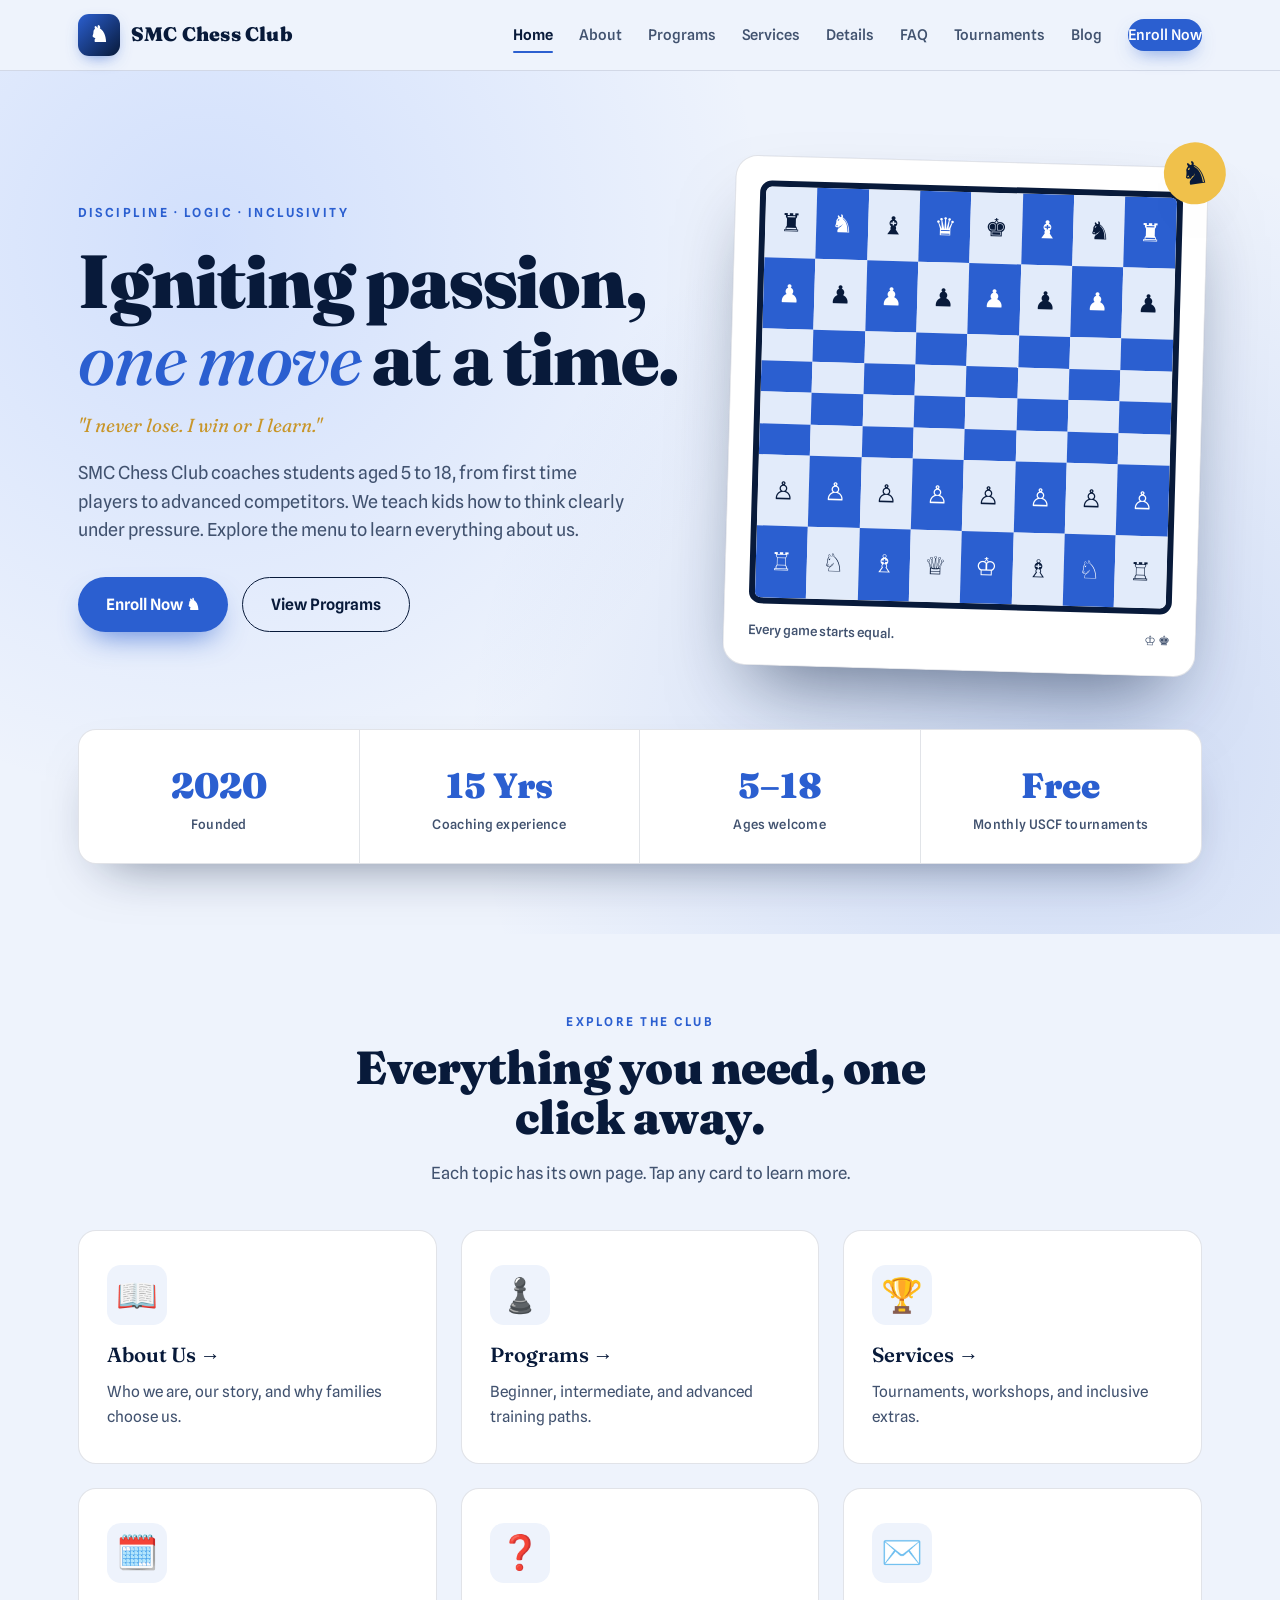
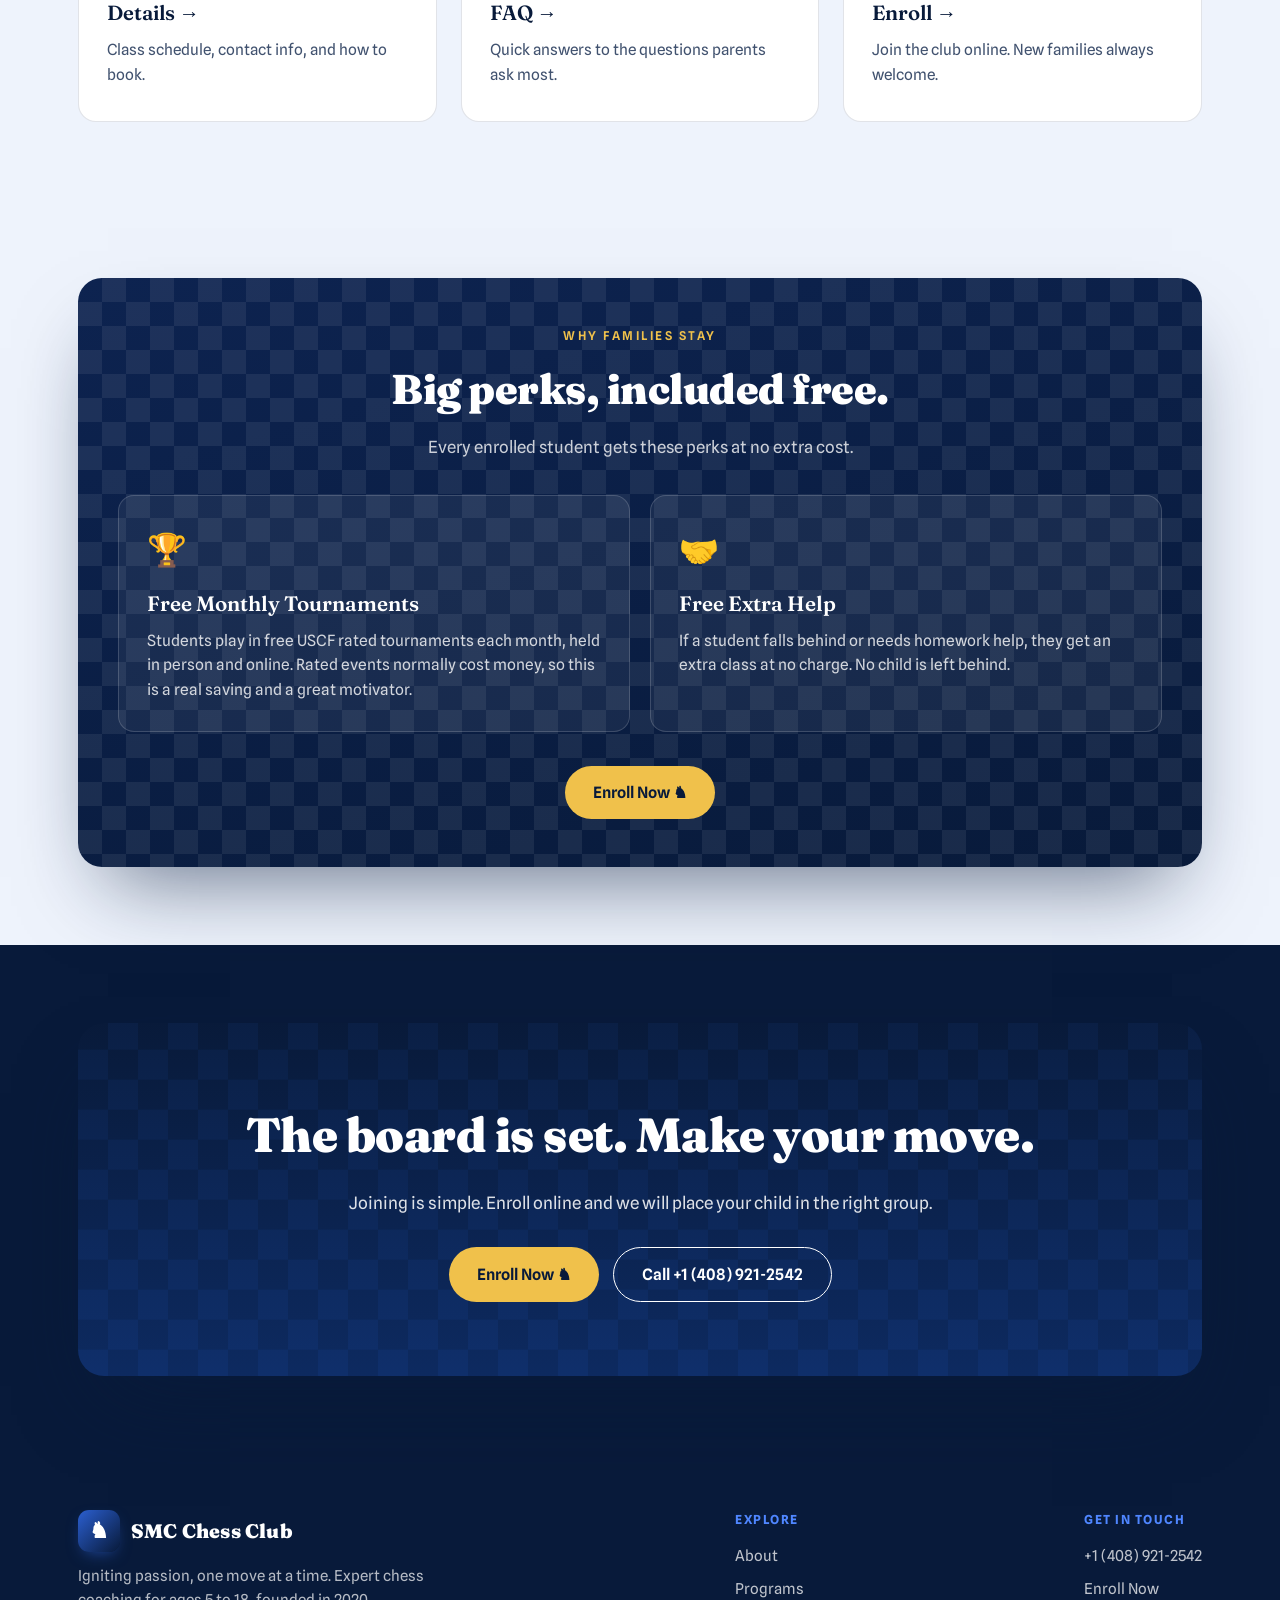
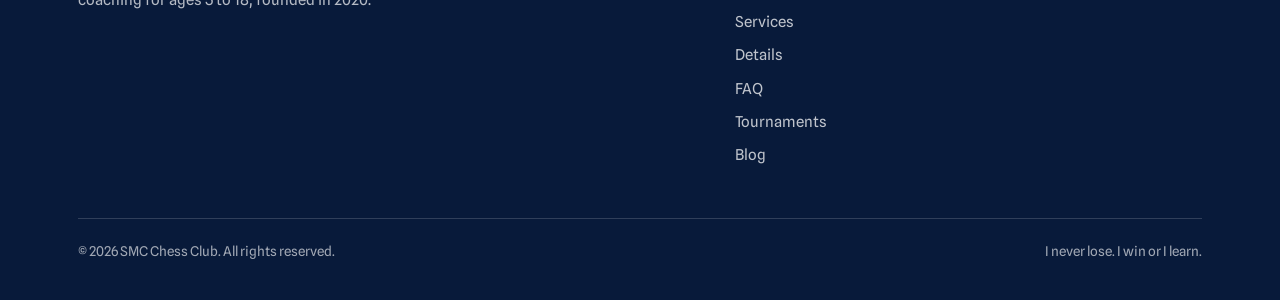
<file: index.html>
<!DOCTYPE html>
<html lang="en">
<head>
<meta charset="UTF-8">
<meta name="viewport" content="width=device-width, initial-scale=1.0">
<title>SMC Chess Club — I Never Lose, I Win or Learn</title>
<meta name="description" content="SMC Chess Club. Expert chess coaching for ages 5 to 18. Beginner to advanced classes, free monthly USCF rated tournaments, online lessons, and free adaptive classes.">
<link rel="preconnect" href="https://fonts.googleapis.com">
<link rel="preconnect" href="https://fonts.gstatic.com" crossorigin>
<link href="https://fonts.googleapis.com/css2?family=Fraunces:ital,opsz,wght@0,9..144,400;0,9..144,600;0,9..144,900;1,9..144,500&family=Spline+Sans:wght@400;500;600&display=swap" rel="stylesheet">
<link rel="stylesheet" href="styles.css">
</head>
<body>
<nav>
  <div class="nav-in">
    <a href="index.html" class="brand"><span class="mark">♞</span> SMC Chess Club</a>
    <div class="nav-links" id="links">
      <a href="index.html" class="active">Home</a>
      <a href="about.html" class="">About</a>
      <a href="programs.html" class="">Programs</a>
      <a href="services.html" class="">Services</a>
      <a href="details.html" class="">Details</a>
      <a href="faq.html" class="">FAQ</a>
      <a href="tournaments.html" class="">Tournaments</a>
      <a href="blog.html" class="">Blog</a>
      <a href="https://forms.gle/wypQJZxzodsCnf7c6" target="_blank" rel="noopener" class="nav-cta">Enroll Now</a>
    </div>
    <button class="burger" id="burger" aria-label="Menu">☰</button>
  </div>
</nav>

<header class="home-hero">
  <div class="wrap">
    <div class="hero">
      <div class="reveal in">
        <span class="eyebrow">Discipline · Logic · Inclusivity</span>
        <h1>Igniting passion, <em>one move</em> at a time.</h1>
        <p class="motto">"I never lose. I win or I learn."</p>
        <p class="lead">SMC Chess Club coaches students aged 5 to 18, from first time players to advanced competitors. We teach kids how to think clearly under pressure. Explore the menu to learn everything about us.</p>
        <div class="btn-row">
          <a href="https://forms.gle/wypQJZxzodsCnf7c6" target="_blank" rel="noopener" class="btn btn-primary">Enroll Now ♞</a>
          <a href="programs.html" class="btn btn-ghost">View Programs</a>
        </div>
      </div>
      <div class="reveal in" style="transition-delay:.15s">
        <div class="board-card">
          <div class="board" id="board"></div>
          <div class="board-cap"><span>Every game starts equal.</span><span>♔ ♚</span></div>
        </div>
      </div>
    </div>

    <div class="stats reveal">
      <div class="stat"><div class="num">2020</div><div class="lbl">Founded</div></div>
      <div class="stat"><div class="num">15 Yrs</div><div class="lbl">Coaching experience</div></div>
      <div class="stat"><div class="num">5–18</div><div class="lbl">Ages welcome</div></div>
      <div class="stat"><div class="num">Free</div><div class="lbl">Monthly USCF tournaments</div></div>
    </div>
  </div>
</header>

<section>
  <div class="wrap">
    <div class="sec-head center reveal">
      <div class="sec-tag">Explore the Club</div>
      <h2>Everything you need, one click away.</h2>
      <p style="margin:0 auto">Each topic has its own page. Tap any card to learn more.</p>
    </div>
    <div class="svc-grid">
      <a class="svc reveal" href="about.html"><div class="ico">📖</div><h4>About Us →</h4><p>Who we are, our story, and why families choose us.</p></a>
      <a class="svc reveal" href="programs.html" style="transition-delay:.08s"><div class="ico">♟️</div><h4>Programs →</h4><p>Beginner, intermediate, and advanced training paths.</p></a>
      <a class="svc reveal" href="services.html" style="transition-delay:.16s"><div class="ico">🏆</div><h4>Services →</h4><p>Tournaments, workshops, and inclusive extras.</p></a>
      <a class="svc reveal" href="details.html"><div class="ico">🗓️</div><h4>Details →</h4><p>Class schedule, contact info, and how to book.</p></a>
      <a class="svc reveal" href="faq.html" style="transition-delay:.08s"><div class="ico">❓</div><h4>FAQ →</h4><p>Quick answers to the questions parents ask most.</p></a>
      <a class="svc reveal" href="https://forms.gle/wypQJZxzodsCnf7c6" target="_blank" rel="noopener" style="transition-delay:.16s"><div class="ico">✉️</div><h4>Enroll →</h4><p>Join the club online. New families always welcome.</p></a>
    </div>
  </div>
</section>

<section>
  <div class="wrap">
    <div class="perks-band reveal">
      <div class="inner">
        <div class="perks-head">
          <div class="tag">Why Families Stay</div>
          <h2>Big perks, included free.</h2>
          <p>Every enrolled student gets these perks at no extra cost.</p>
        </div>
        <div class="perks">
          <div class="perk">
            <div class="ico">🏆</div>
            <h4>Free Monthly Tournaments</h4>
            <p>Students play in free USCF rated tournaments each month, held in person and online. Rated events normally cost money, so this is a real saving and a great motivator.</p>
          </div>
          <div class="perk">
            <div class="ico">🤝</div>
            <h4>Free Extra Help</h4>
            <p>If a student falls behind or needs homework help, they get an extra class at no charge. No child is left behind.</p>
          </div>
        </div>
        <div class="perks-cta">
          <a href="https://forms.gle/wypQJZxzodsCnf7c6" target="_blank" rel="noopener" class="btn btn-gold">Enroll Now ♞</a>
        </div>
      </div>
    </div>
  </div>
</section>

<section class="alt">
  <div class="wrap">
    <div class="join reveal">
      <h2>The board is set. Make your move.</h2>
      <p>Joining is simple. Enroll online and we will place your child in the right group.</p>
      <div class="btn-row" style="justify-content:center">
        <a href="https://forms.gle/wypQJZxzodsCnf7c6" target="_blank" rel="noopener" class="btn btn-gold">Enroll Now ♞</a>
        <a href="tel:+14089212542" class="btn btn-ghost" style="border-color:#fff;color:#fff">Call +1 (408) 921-2542</a>
      </div>
    </div>
  </div>
</section>
<footer>
  <div class="wrap">
    <div class="foot-grid">
      <div class="foot-brand">
        <a href="index.html" class="brand"><span class="mark">♞</span> SMC Chess Club</a>
        <p>Igniting passion, one move at a time. Expert chess coaching for ages 5 to 18, founded in 2020.</p>
      </div>
      <div class="foot-col">
        <h5>Explore</h5>
        <a href="about.html">About</a>
        <a href="programs.html">Programs</a>
        <a href="services.html">Services</a>
        <a href="details.html">Details</a>
        <a href="faq.html">FAQ</a>
        <a href="tournaments.html">Tournaments</a>
        <a href="blog.html">Blog</a>
      </div>
      <div class="foot-col">
        <h5>Get in Touch</h5>
        <a href="tel:+14089212542">+1 (408) 921-2542</a>
        <a href="https://forms.gle/wypQJZxzodsCnf7c6" target="_blank" rel="noopener">Enroll Now</a>
      </div>
    </div>
    <div class="foot-base">
      <span>&copy; <span id="yr"></span> SMC Chess Club. All rights reserved.</span>
      <span>I never lose. I win or I learn.</span>
    </div>
  </div>
</footer>
<script src="shared.js"></script>
</body>
</html>
</file>
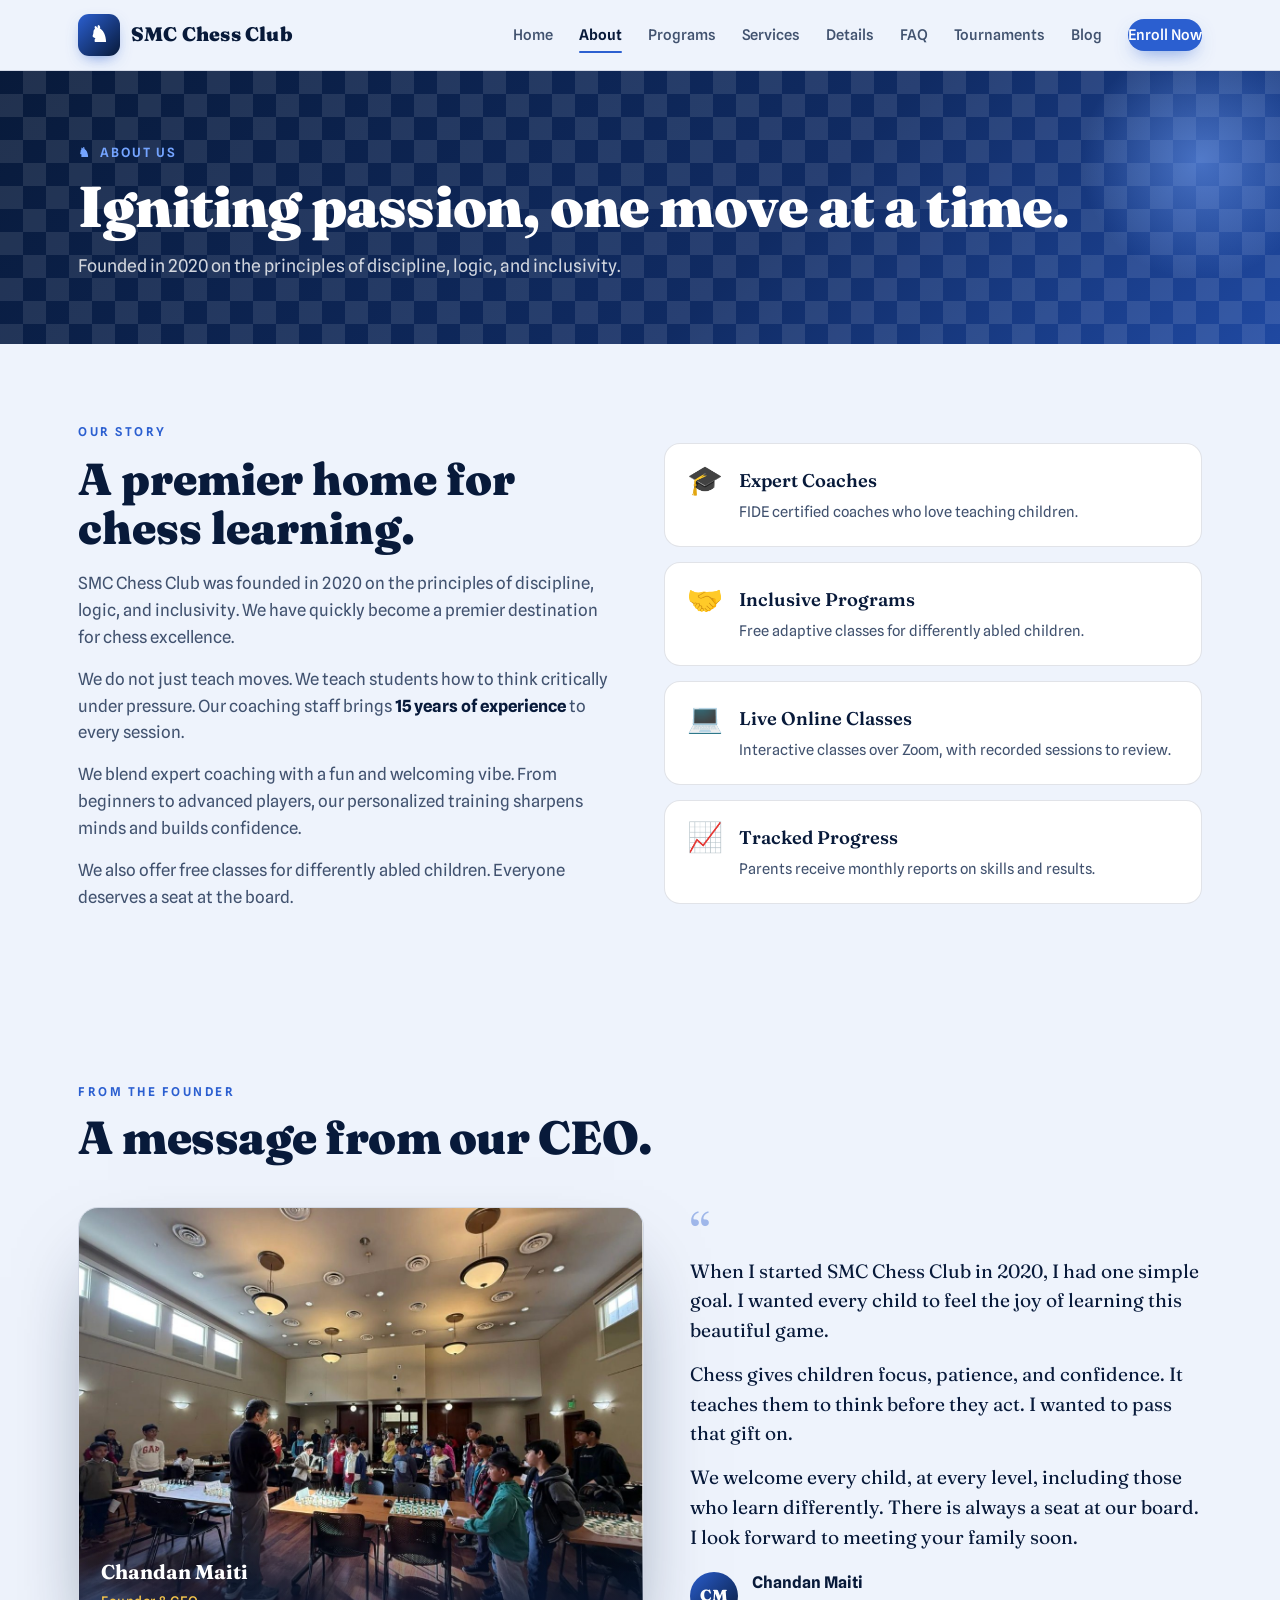
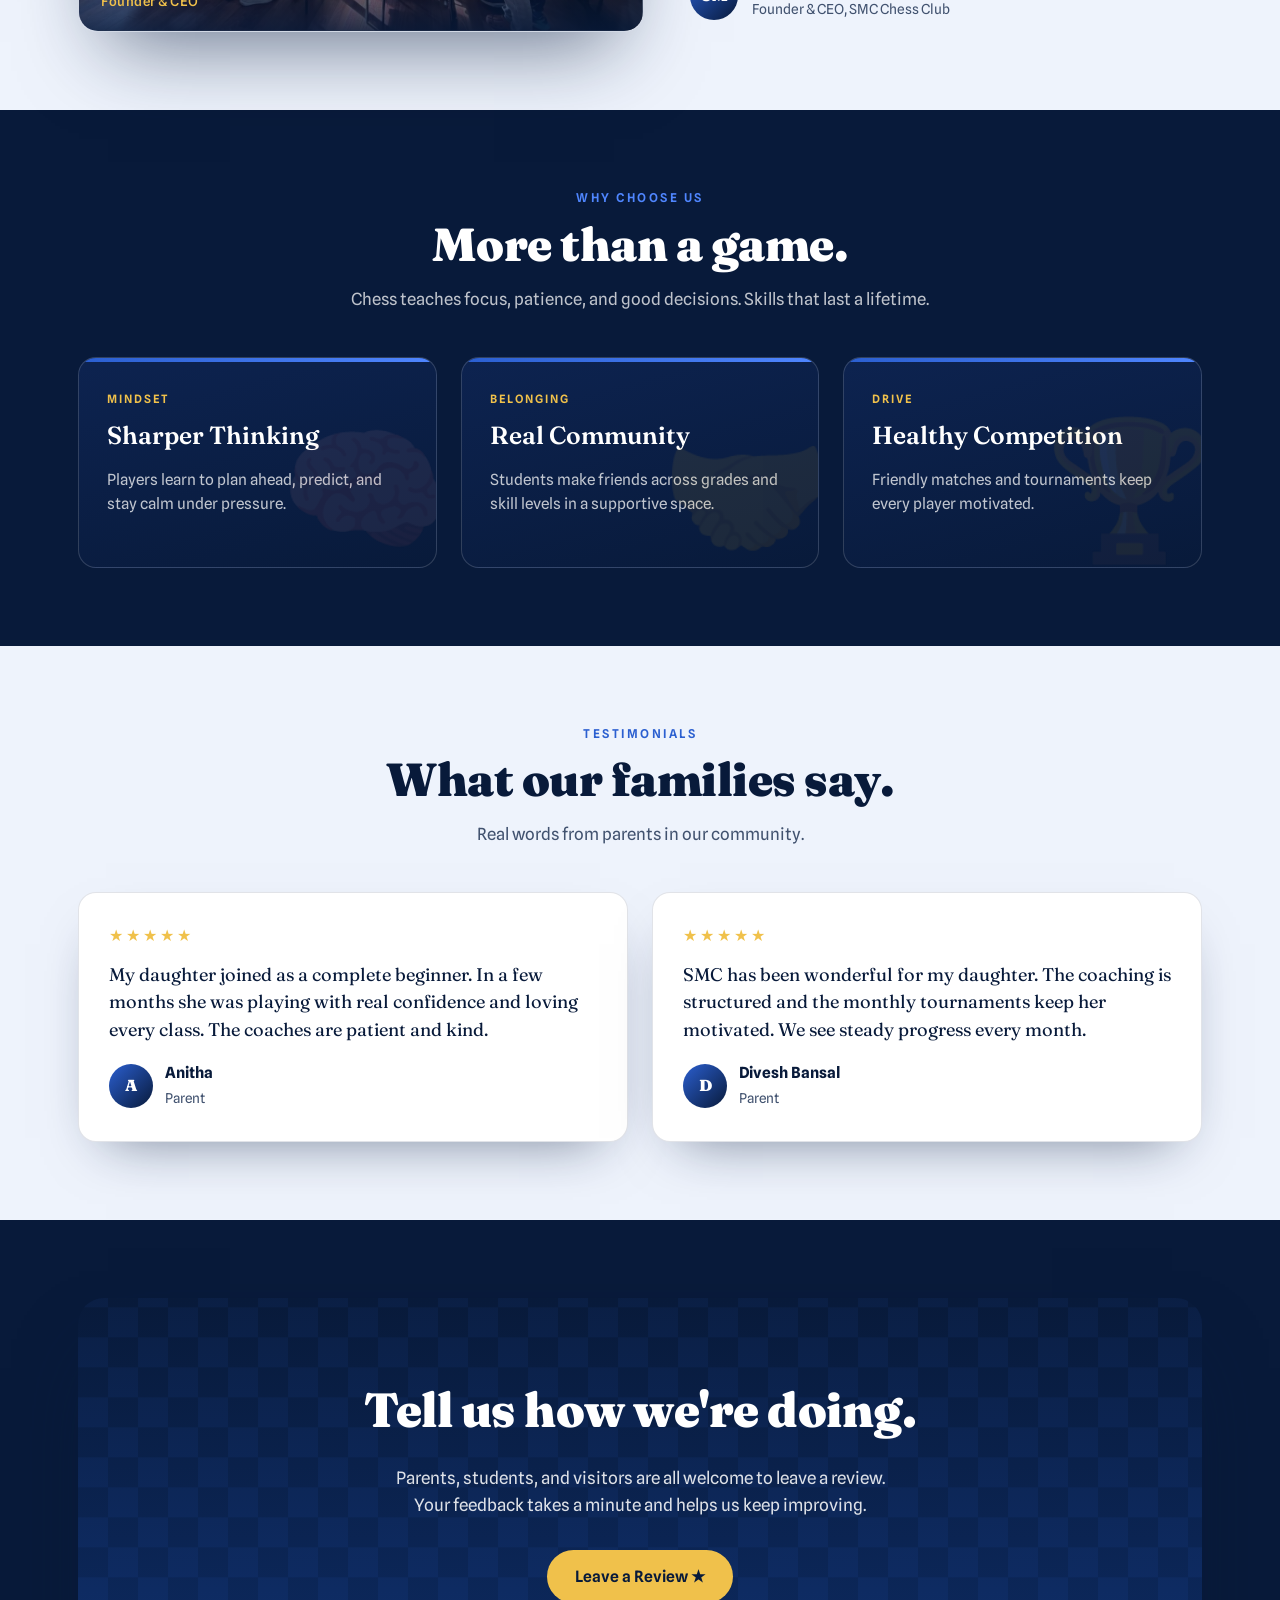
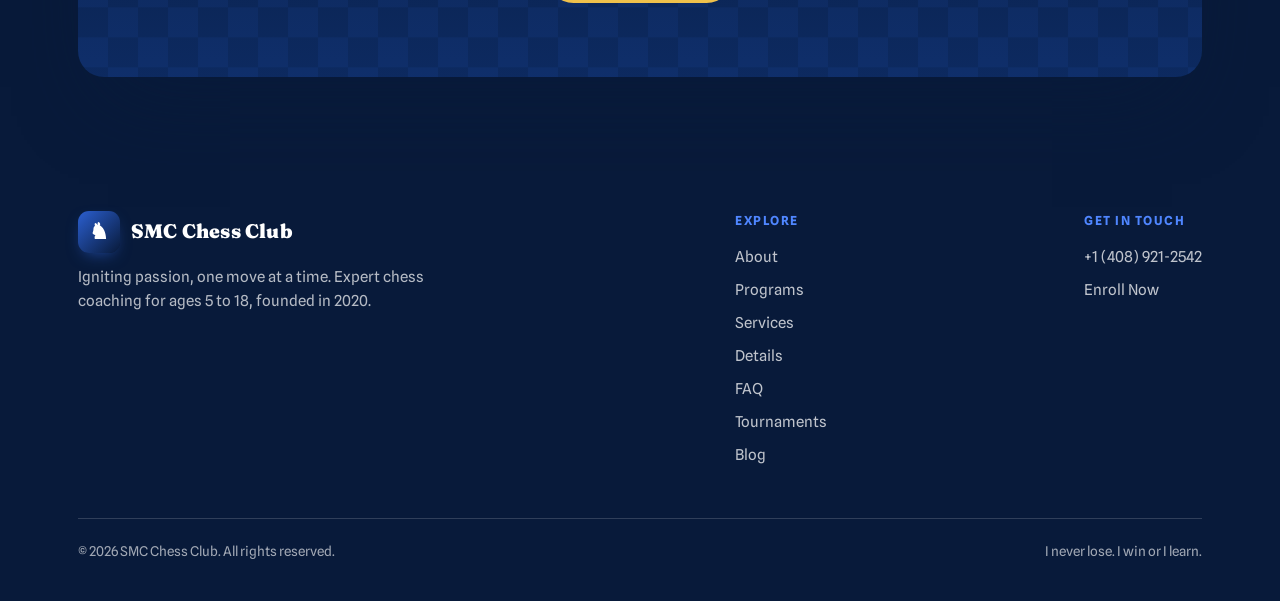
<file: about.html>
<!DOCTYPE html>
<html lang="en">
<head>
<meta charset="UTF-8">
<meta name="viewport" content="width=device-width, initial-scale=1.0">
<title>About Us — SMC Chess Club</title>
<meta name="description" content="About SMC Chess Club. Founded in 2020 on discipline, logic, and inclusivity, with 15 years of coaching experience.">
<link rel="preconnect" href="https://fonts.googleapis.com">
<link rel="preconnect" href="https://fonts.gstatic.com" crossorigin>
<link href="https://fonts.googleapis.com/css2?family=Fraunces:ital,opsz,wght@0,9..144,400;0,9..144,600;0,9..144,900;1,9..144,500&family=Spline+Sans:wght@400;500;600&display=swap" rel="stylesheet">
<link rel="stylesheet" href="styles.css">
</head>
<body>
<nav>
  <div class="nav-in">
    <a href="index.html" class="brand"><span class="mark">♞</span> SMC Chess Club</a>
    <div class="nav-links" id="links">
      <a href="index.html" class="">Home</a>
      <a href="about.html" class="active">About</a>
      <a href="programs.html" class="">Programs</a>
      <a href="services.html" class="">Services</a>
      <a href="details.html" class="">Details</a>
      <a href="faq.html" class="">FAQ</a>
      <a href="tournaments.html" class="">Tournaments</a>
      <a href="blog.html" class="">Blog</a>
      <a href="https://forms.gle/wypQJZxzodsCnf7c6" target="_blank" rel="noopener" class="nav-cta">Enroll Now</a>
    </div>
    <button class="burger" id="burger" aria-label="Menu">☰</button>
  </div>
</nav>

<div class="banner">
  <div class="wrap">
    <div class="crumb"><span>♞</span> About Us</div>
    <h1>Igniting passion, one move at a time.</h1>
    <p>Founded in 2020 on the principles of discipline, logic, and inclusivity.</p>
  </div>
</div>

<section>
  <div class="wrap">
    <div class="about-grid">
      <div class="reveal">
        <div class="sec-tag">Our Story</div>
        <h2 style="font-family:'Fraunces',serif;font-size:clamp(2rem,4vw,2.8rem);font-weight:900;line-height:1.1;margin:12px 0 18px;color:var(--navy)">A premier home for chess learning.</h2>
        <p>SMC Chess Club was founded in 2020 on the principles of discipline, logic, and inclusivity. We have quickly become a premier destination for chess excellence.</p>
        <p>We do not just teach moves. We teach students how to think critically under pressure. Our coaching staff brings <strong>15 years of experience</strong> to every session.</p>
        <p>We blend expert coaching with a fun and welcoming vibe. From beginners to advanced players, our personalized training sharpens minds and builds confidence.</p>
        <p>We also offer free classes for differently abled children. Everyone deserves a seat at the board.</p>
      </div>
      <div class="pillars reveal" style="transition-delay:.1s">
        <div class="pillar"><span class="ico">🎓</span><div><h4>Expert Coaches</h4><small>FIDE certified coaches who love teaching children.</small></div></div>
        <div class="pillar"><span class="ico">🤝</span><div><h4>Inclusive Programs</h4><small>Free adaptive classes for differently abled children.</small></div></div>
        <div class="pillar"><span class="ico">💻</span><div><h4>Live Online Classes</h4><small>Interactive classes over Zoom, with recorded sessions to review.</small></div></div>
        <div class="pillar"><span class="ico">📈</span><div><h4>Tracked Progress</h4><small>Parents receive monthly reports on skills and results.</small></div></div>
      </div>
    </div>
  </div>
</section>

<section style="background:var(--sky)">
  <div class="wrap">
    <div class="sec-head reveal">
      <div class="sec-tag">From the Founder</div>
      <h2>A message from our CEO.</h2>
    </div>
    <div class="founder reveal">
      <div class="photo">
        <img src="founder.jpg" alt="Chandan Maiti coaching students at SMC Chess Club">
        <div class="cap"><b>Chandan Maiti</b><small>Founder &amp; CEO</small></div>
      </div>
      <blockquote>
        <div class="mark-q">&ldquo;</div>
        <p>When I started SMC Chess Club in 2020, I had one simple goal. I wanted every child to feel the joy of learning this beautiful game.</p>
        <p>Chess gives children focus, patience, and confidence. It teaches them to think before they act. I wanted to pass that gift on.</p>
        <p>We welcome every child, at every level, including those who learn differently. There is always a seat at our board. I look forward to meeting your family soon.</p>
        <div class="sign">
          <span class="av">CM</span>
          <div><b>Chandan Maiti</b><small>Founder &amp; CEO, SMC Chess Club</small></div>
        </div>
      </blockquote>
    </div>
  </div>
</section>

<section class="alt">
  <div class="wrap">
    <div class="sec-head center reveal">
      <div class="sec-tag">Why Choose Us</div>
      <h2>More than a game.</h2>
      <p style="margin:0 auto">Chess teaches focus, patience, and good decisions. Skills that last a lifetime.</p>
    </div>
    <div class="cards">
      <div class="card reveal"><span class="pc-bg">🧠</span><div class="tier">Mindset</div><h3>Sharper Thinking</h3><p>Players learn to plan ahead, predict, and stay calm under pressure.</p></div>
      <div class="card reveal" style="transition-delay:.1s"><span class="pc-bg">🤝</span><div class="tier">Belonging</div><h3>Real Community</h3><p>Students make friends across grades and skill levels in a supportive space.</p></div>
      <div class="card reveal" style="transition-delay:.2s"><span class="pc-bg">🏆</span><div class="tier">Drive</div><h3>Healthy Competition</h3><p>Friendly matches and tournaments keep every player motivated.</p></div>
    </div>
  </div>
</section>

<section id="testimonials">
  <div class="wrap">
    <div class="sec-head center reveal">
      <div class="sec-tag">Testimonials</div>
      <h2>What our families say.</h2>
      <p style="margin:0 auto">Real words from parents in our community.</p>
    </div>
    <div class="tg">
      <div class="tcard reveal">
        <div class="stars">★★★★★</div>
        <p class="quote">My daughter joined as a complete beginner. In a few months she was playing with real confidence and loving every class. The coaches are patient and kind.</p>
        <div class="who"><span class="av">A</span><div><b>Anitha</b><small>Parent</small></div></div>
      </div>
      <div class="tcard reveal" style="transition-delay:.1s">
        <div class="stars">★★★★★</div>
        <p class="quote">SMC has been wonderful for my daughter. The coaching is structured and the monthly tournaments keep her motivated. We see steady progress every month.</p>
        <div class="who"><span class="av">D</span><div><b>Divesh Bansal</b><small>Parent</small></div></div>
      </div>
    </div>
  </div>
</section>

<!-- ===== LEAVE A REVIEW ===== -->
<section class="alt">
  <div class="wrap">
    <div class="join reveal">
      <h2>Tell us how we're doing.</h2>
      <p>Parents, students, and visitors are all welcome to leave a review. Your feedback takes a minute and helps us keep improving.</p>
      <div class="btn-row" style="justify-content:center">
        <!-- EDIT: to point this at a different form later, change the link below -->
        <a href="https://forms.gle/vXuJPMD7yrbKFcdn7" target="_blank" rel="noopener" class="btn btn-gold">Leave a Review ★</a>
      </div>
    </div>
  </div>
</section>
<footer>
  <div class="wrap">
    <div class="foot-grid">
      <div class="foot-brand">
        <a href="index.html" class="brand"><span class="mark">♞</span> SMC Chess Club</a>
        <p>Igniting passion, one move at a time. Expert chess coaching for ages 5 to 18, founded in 2020.</p>
      </div>
      <div class="foot-col">
        <h5>Explore</h5>
        <a href="about.html">About</a>
        <a href="programs.html">Programs</a>
        <a href="services.html">Services</a>
        <a href="details.html">Details</a>
        <a href="faq.html">FAQ</a>
        <a href="tournaments.html">Tournaments</a>
        <a href="blog.html">Blog</a>
      </div>
      <div class="foot-col">
        <h5>Get in Touch</h5>
        <a href="tel:+14089212542">+1 (408) 921-2542</a>
        <a href="https://forms.gle/wypQJZxzodsCnf7c6" target="_blank" rel="noopener">Enroll Now</a>
      </div>
    </div>
    <div class="foot-base">
      <span>&copy; <span id="yr"></span> SMC Chess Club. All rights reserved.</span>
      <span>I never lose. I win or I learn.</span>
    </div>
  </div>
</footer>
<script src="shared.js"></script>
</body>
</html>
</file>
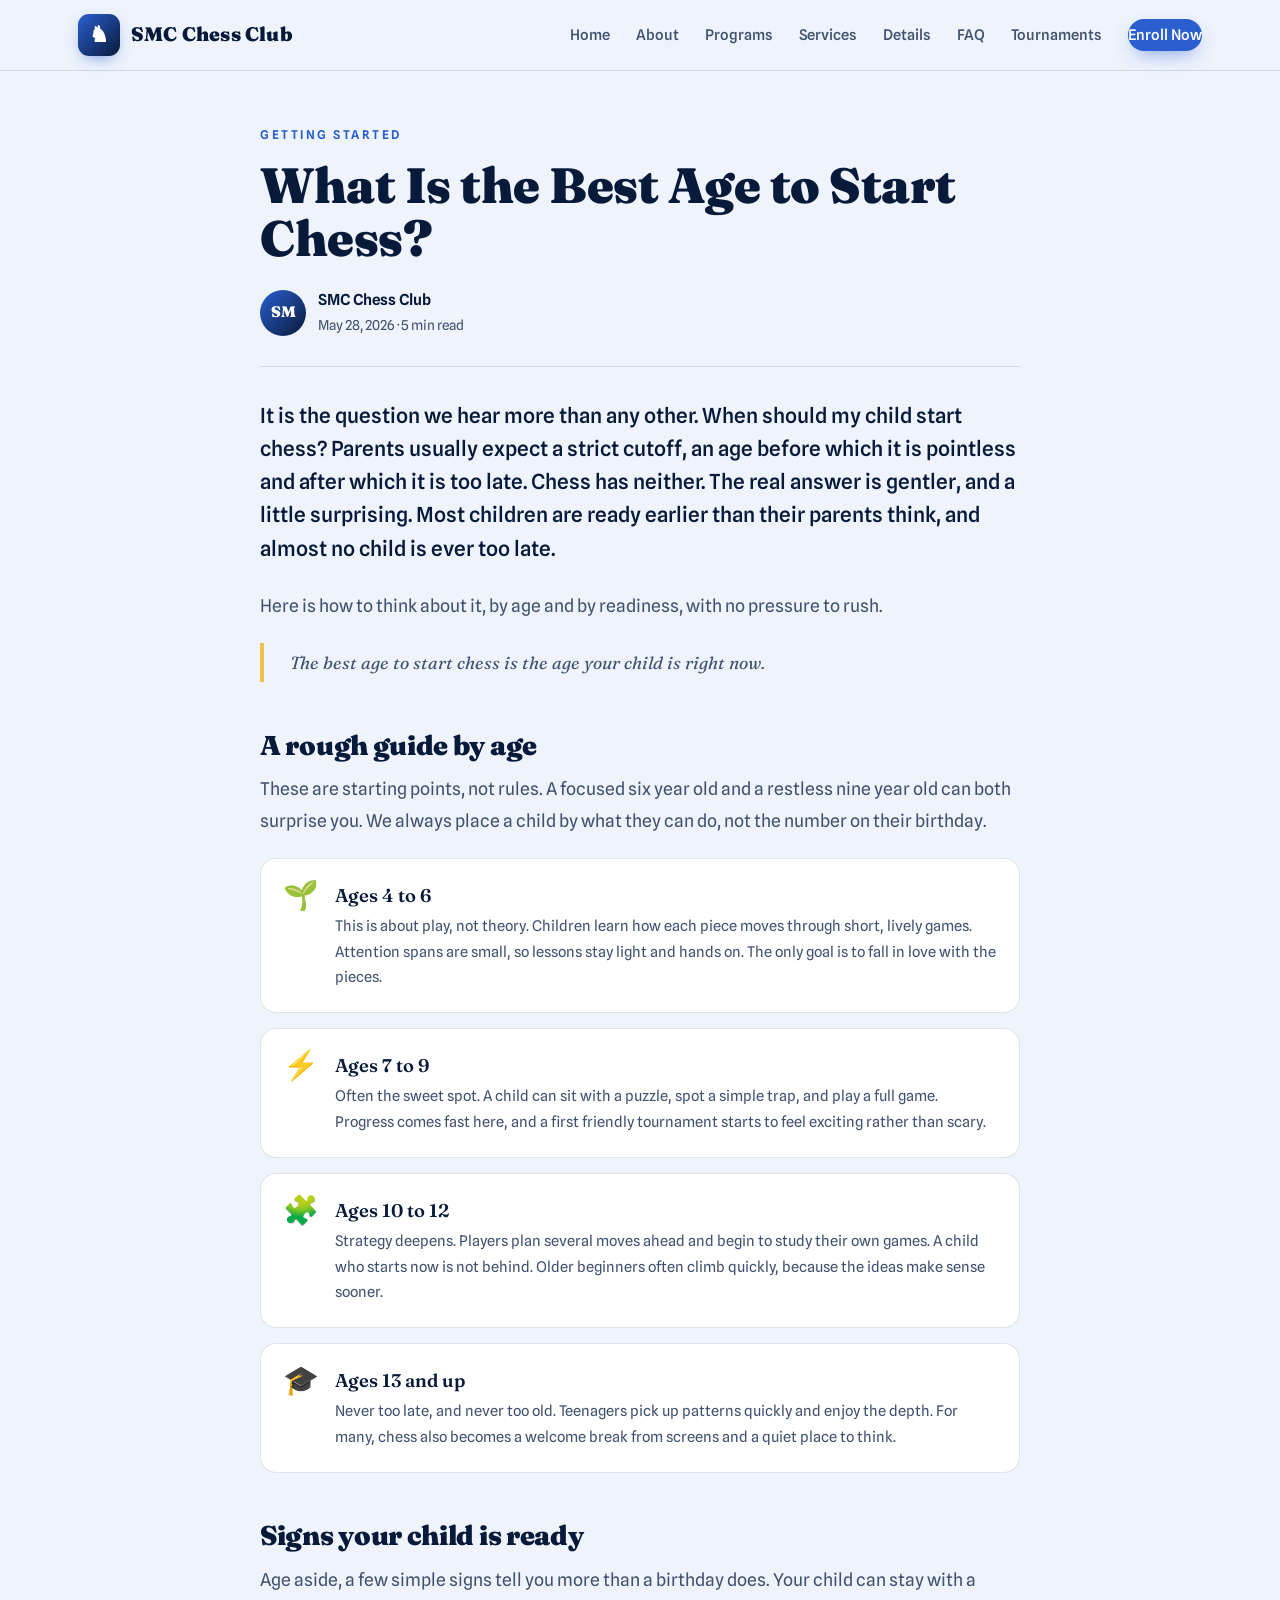
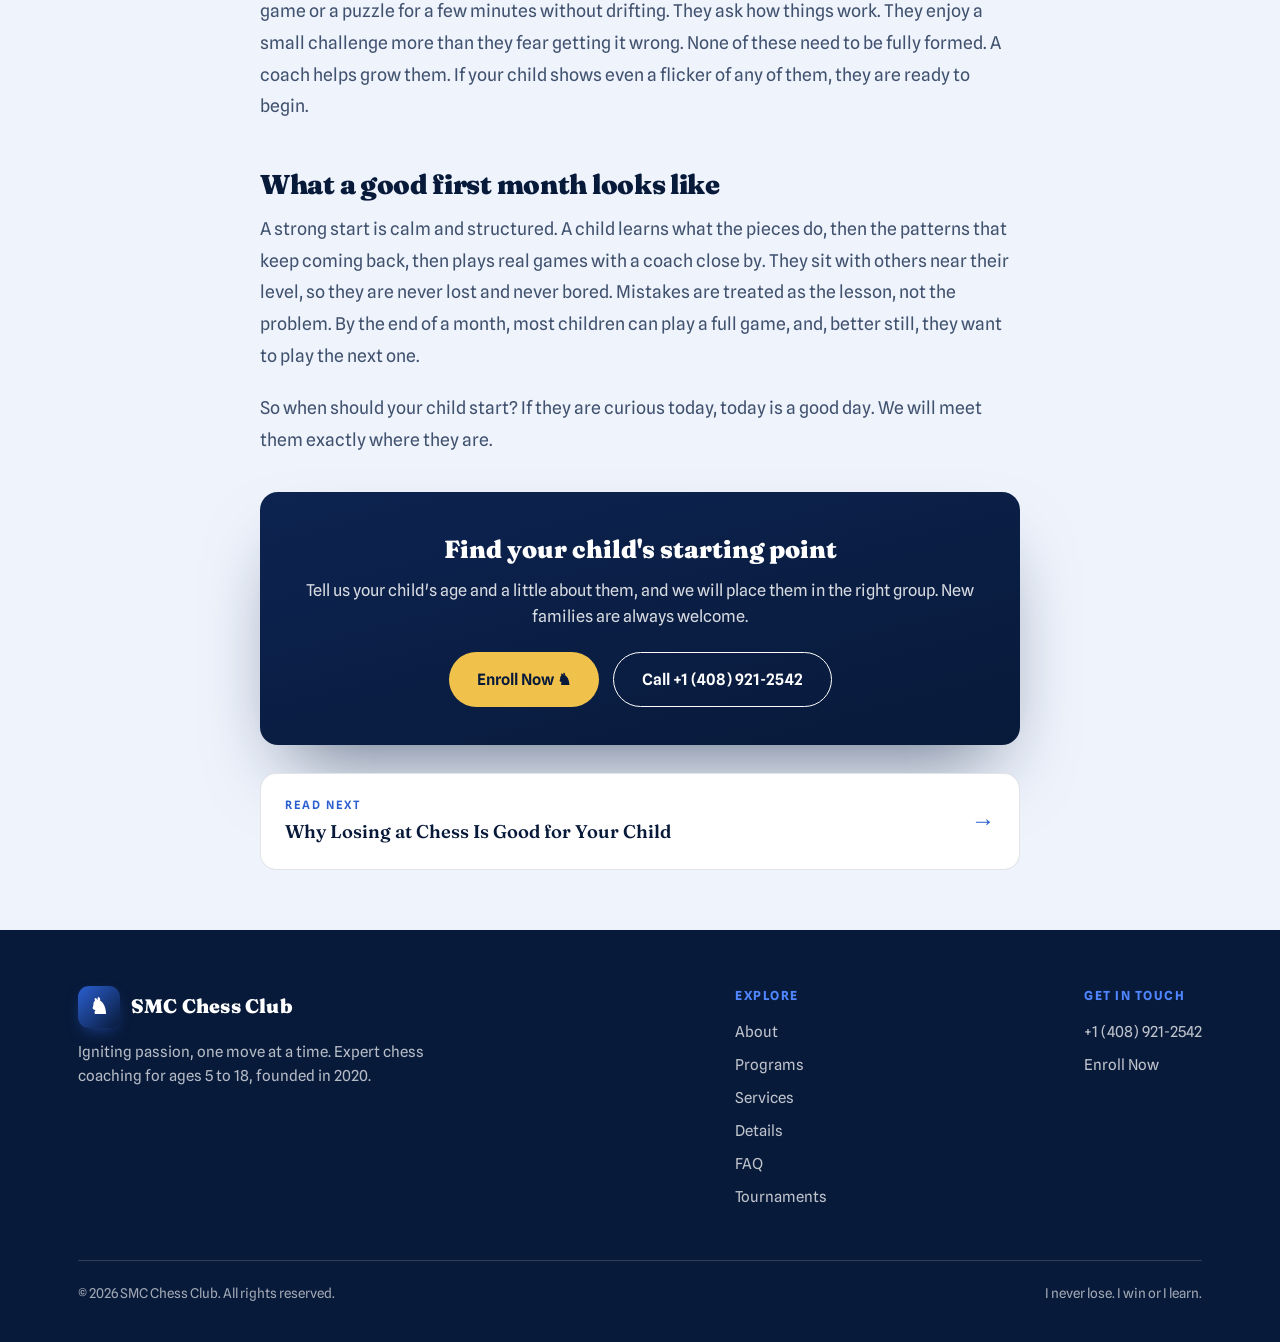
<file: best-age-to-start-chess.html>
<!DOCTYPE html>
<html lang="en">
<head>
<meta charset="UTF-8">
<meta name="viewport" content="width=device-width, initial-scale=1.0">
<title>What Is the Best Age to Start Chess? &mdash; SMC Chess Club</title>
<meta name="description" content="A clear, pressure free guide to the best age for a child to start chess, by age and by readiness, with how to begin at SMC Chess Club.">
<link rel="canonical" href="https://smc-chess.vercel.app/best-age-to-start-chess.html">
<meta property="og:type" content="article"><meta property="og:title" content="What Is the Best Age to Start Chess?">
<meta property="og:description" content="A clear, pressure free guide to the best age for a child to start chess, by age and by readiness, with how to begin at SMC Chess Club."><meta property="og:url" content="https://smc-chess.vercel.app/best-age-to-start-chess.html">
<meta property="og:site_name" content="SMC Chess Club"><meta property="og:image" content="https://smc-chess.vercel.app/og-best-age.jpg">
<meta name="twitter:card" content="summary_large_image"><meta name="twitter:title" content="What Is the Best Age to Start Chess?">
<meta name="twitter:description" content="A clear, pressure free guide to the best age for a child to start chess, by age and by readiness, with how to begin at SMC Chess Club.">
<link rel="preconnect" href="https://fonts.googleapis.com">
<link rel="preconnect" href="https://fonts.gstatic.com" crossorigin>
<link href="https://fonts.googleapis.com/css2?family=Fraunces:ital,opsz,wght@0,9..144,400;0,9..144,600;0,9..144,900;1,9..144,500&family=Spline+Sans:wght@400;500;600&display=swap" rel="stylesheet">
<script type="application/ld+json">{"@context":"https://schema.org","@type":"BlogPosting","headline":"What Is the Best Age to Start Chess?","author":{"@type":"Organization","name":"SMC Chess Club"},"publisher":{"@type":"Organization","name":"SMC Chess Club"},"datePublished":"2026-05-28","mainEntityOfPage":{"@type":"WebPage","@id":"https://smc-chess.vercel.app/best-age-to-start-chess.html"}}</script>
<style>
/* ===== SMC site styles (inlined so this page renders standalone) ===== */
/* ====== SMC Chess Club — shared styles ====== */
:root{
  --navy:#081a3a;
  --navy-2:#0d2350;
  --navy-3:#102b63;
  --blue:#2b5fd0;
  --blue-bright:#4f86ff;
  --blue-glow:#74a4ff;
  --sky:#eef3fc;
  --sky-2:#e2ebfa;
  --ink:#0a1f44;
  --ink-soft:#41526f;
  --gold:#f0c14b;
  --gold-deep:#c8962a;
  --white:#ffffff;
  --line:rgba(10,31,68,.12);
  --line-light:rgba(255,255,255,.16);
  --shadow:0 24px 54px -28px rgba(8,26,58,.55);
  --shadow-lg:0 40px 80px -30px rgba(8,26,58,.6);
}
*{margin:0;padding:0;box-sizing:border-box}
html{scroll-behavior:smooth}
body{
  background:var(--sky);
  color:var(--ink);
  font-family:'Spline Sans',sans-serif;
  line-height:1.6;
  -webkit-font-smoothing:antialiased;
  overflow-x:hidden;
}
.wrap{max-width:1180px;margin:0 auto;padding:0 28px;position:relative;z-index:1}
h1,h2,h3,.display{font-family:'Fraunces',serif}
a{color:inherit;text-decoration:none}
img{max-width:100%;display:block}

/* ===== NAV ===== */
nav{position:sticky;top:0;z-index:80;background:rgba(238,243,252,.9);backdrop-filter:blur(12px);border-bottom:1px solid var(--line)}
.nav-in{display:flex;align-items:center;justify-content:space-between;padding:14px 28px;max-width:1180px;margin:0 auto}
.brand{display:flex;align-items:center;gap:11px;font-family:'Fraunces',serif;font-weight:900;font-size:1.22rem;letter-spacing:.2px;color:var(--navy);white-space:nowrap}
.brand .mark{width:42px;height:42px;flex-shrink:0;display:grid;place-items:center;background:linear-gradient(135deg,var(--blue),var(--navy));color:var(--white);border-radius:11px;font-size:1.4rem;box-shadow:0 6px 16px -6px rgba(43,95,208,.7)}
.nav-links{display:flex;gap:26px;align-items:center}
.nav-links a{font-size:.92rem;font-weight:500;color:var(--ink-soft);transition:color .2s;position:relative;padding:4px 0;white-space:nowrap}
.nav-links a:hover{color:var(--blue)}
.nav-links a.active{color:var(--navy);font-weight:600}
.nav-links a.active::after{content:"";position:absolute;left:0;right:0;bottom:-2px;height:2px;background:var(--blue);border-radius:2px}
.nav-cta{background:var(--blue);color:var(--white)!important;padding:11px 30px;border-radius:50px;font-weight:600;font-size:.92rem;white-space:nowrap;flex-shrink:0;transition:transform .2s,background .2s,box-shadow .2s;box-shadow:0 8px 20px -8px rgba(43,95,208,.7)}
.nav-cta:hover{background:var(--blue-bright);transform:translateY(-1px)}
.nav-cta.active::after{display:none}
.burger{display:none;background:none;border:0;cursor:pointer;font-size:1.6rem;color:var(--navy)}

/* ===== BUTTONS ===== */
.btn{padding:14px 28px;border-radius:50px;font-weight:600;font-size:.98rem;transition:transform .2s,box-shadow .2s,background .2s;display:inline-flex;align-items:center;gap:8px;cursor:pointer}
.btn-primary{background:var(--blue);color:var(--white);box-shadow:0 14px 30px -12px rgba(43,95,208,.8)}
.btn-primary:hover{transform:translateY(-2px);box-shadow:var(--shadow);background:var(--blue-bright)}
.btn-ghost{border:1.5px solid var(--navy);color:var(--navy)}
.btn-ghost:hover{background:var(--navy);color:var(--white)}
.btn-gold{background:var(--gold);color:var(--navy)}
.btn-gold:hover{background:var(--white);transform:translateY(-2px)}
.btn-row{display:flex;gap:14px;flex-wrap:wrap}

/* ===== HERO (home) ===== */
.home-hero{position:relative;padding:90px 0 70px;overflow:hidden}
.home-hero::before{
  content:"";position:absolute;inset:0;z-index:0;
  background:
    radial-gradient(circle at 16% 20%, rgba(79,134,255,.18), transparent 44%),
    radial-gradient(circle at 84% 78%, rgba(43,95,208,.16), transparent 48%);
}
.hero{display:grid;grid-template-columns:1.12fr .88fr;gap:50px;align-items:center;position:relative;z-index:1}
.eyebrow{display:inline-flex;align-items:center;gap:9px;font-size:.78rem;font-weight:600;letter-spacing:2.5px;text-transform:uppercase;color:var(--blue);margin-bottom:20px}

.hero h1{font-size:clamp(2.8rem,6vw,4.7rem);line-height:1.02;font-weight:900;letter-spacing:-1.2px;color:var(--navy)}
.hero h1 em{font-style:italic;color:var(--blue);font-weight:500}
.hero .motto{font-family:'Fraunces',serif;font-style:italic;color:var(--gold-deep);font-size:1.18rem;margin-top:14px}
.hero p.lead{font-size:1.12rem;color:var(--ink-soft);margin:18px 0 32px;max-width:31em}

.board-card{background:var(--white);border:1px solid var(--line);border-radius:22px;padding:24px;box-shadow:var(--shadow-lg);transform:rotate(1.6deg);position:relative}
.board-card::after{content:"♞";position:absolute;top:-26px;right:-18px;width:62px;height:62px;background:var(--gold);color:var(--navy);border-radius:50%;display:grid;place-items:center;font-size:2rem;box-shadow:var(--shadow);transform:rotate(-10deg)}
.board{display:grid;grid-template-columns:repeat(8,1fr);aspect-ratio:1;border-radius:12px;overflow:hidden;border:6px solid var(--navy)}
.board span{display:grid;place-items:center;font-size:clamp(.9rem,2.4vw,1.55rem)}
.board span.d{background:var(--blue)}
.board span.l{background:var(--sky-2)}
.board span.d .pc{color:var(--white)}
.board span.l .pc{color:var(--navy)}
.board-cap{display:flex;justify-content:space-between;margin-top:16px;font-size:.82rem;color:var(--ink-soft);font-weight:500}

/* ===== PAGE BANNER (inner pages) ===== */
.banner{position:relative;color:var(--white);padding:72px 0 64px;overflow:hidden;
  background:linear-gradient(135deg,var(--navy) 0%,var(--navy-3) 60%,var(--blue) 130%)}
.banner::before{content:"";position:absolute;inset:0;opacity:.10;
  background-image:repeating-conic-gradient(#fff 0% 25%, transparent 0% 50%);background-size:46px 46px}
.banner::after{content:"";position:absolute;right:-40px;top:-30px;font-size:0;width:240px;height:240px;border-radius:50%;background:radial-gradient(circle,rgba(116,164,255,.5),transparent 70%)}
.banner .wrap{position:relative;z-index:2}
.banner .crumb{font-size:.8rem;letter-spacing:2px;text-transform:uppercase;color:var(--blue-glow);font-weight:600;margin-bottom:14px;display:flex;gap:8px;align-items:center}
.banner h1{font-size:clamp(2.4rem,5vw,3.6rem);font-weight:900;letter-spacing:-.8px;line-height:1.05}
.banner p{color:rgba(255,255,255,.8);font-size:1.1rem;margin-top:14px;max-width:40em}

/* ===== STAT STRIP ===== */
.stats{margin-top:58px;display:grid;grid-template-columns:repeat(4,1fr);border:1px solid var(--line);border-radius:18px;overflow:hidden;background:var(--white);box-shadow:var(--shadow);position:relative;z-index:1}
.stat{padding:28px 20px;text-align:center;border-right:1px solid var(--line)}
.stat:last-child{border-right:0}
.stat .num{font-family:'Fraunces',serif;font-size:2.2rem;font-weight:900;color:var(--blue)}
.stat .lbl{font-size:.82rem;color:var(--ink-soft);font-weight:500;letter-spacing:.3px}

/* ===== SECTION SHELL ===== */
section{padding:78px 0;position:relative}
.sec-head{max-width:42em;margin-bottom:44px}
.sec-head.center{margin-left:auto;margin-right:auto;text-align:center}
.sec-tag{font-size:.76rem;font-weight:600;letter-spacing:2.5px;text-transform:uppercase;color:var(--blue)}
.sec-head h2{font-size:clamp(2rem,4vw,2.9rem);font-weight:900;line-height:1.08;margin:12px 0 16px;letter-spacing:-.5px;color:var(--navy)}
.sec-head p{color:var(--ink-soft);font-size:1.05rem}
.alt{background:var(--navy);color:var(--white)}
.alt .sec-head h2{color:var(--white)}
.alt .sec-head p{color:rgba(255,255,255,.74)}
.alt .sec-tag{color:var(--blue-bright)}

/* ===== ABOUT ===== */
.about-grid{display:grid;grid-template-columns:1fr 1fr;gap:48px;align-items:center}
.about-grid p{color:var(--ink-soft);margin-bottom:15px;font-size:1.05rem}
.about-grid strong{color:var(--navy)}
.pillars{display:grid;gap:15px}
.pillar{display:flex;gap:16px;padding:22px;background:var(--white);border:1px solid var(--line);border-radius:16px;transition:transform .2s,box-shadow .2s}
.pillar:hover{transform:translateY(-3px);box-shadow:var(--shadow)}
.pillar .ico{font-size:1.8rem;line-height:1}
.pillar h4{font-family:'Fraunces',serif;font-size:1.15rem;font-weight:600;margin-bottom:3px;color:var(--navy)}
.pillar small{color:var(--ink-soft);font-size:.92rem}

/* ===== CARDS (programs) ===== */
.cards{display:grid;grid-template-columns:repeat(3,1fr);gap:24px}
.card{background:linear-gradient(165deg,var(--navy-2),var(--navy));border:1px solid var(--line-light);border-radius:18px;padding:32px 28px;transition:transform .25s,box-shadow .25s;position:relative;overflow:hidden}
.card:hover{transform:translateY(-8px);box-shadow:var(--shadow-lg)}
.card::before{content:"";position:absolute;top:0;left:0;right:0;height:4px;background:linear-gradient(90deg,var(--blue),var(--blue-bright))}
.card .tier{font-size:.72rem;font-weight:600;letter-spacing:2px;text-transform:uppercase;color:var(--gold)}
.card h3{font-size:1.55rem;font-weight:600;margin:8px 0 12px;color:var(--white)}
.card p{color:rgba(255,255,255,.74);font-size:.96rem;margin-bottom:18px}
.card ul{list-style:none;display:grid;gap:10px}
.card li{display:flex;gap:10px;font-size:.94rem;color:rgba(255,255,255,.9)}
.card li::before{content:"♟";color:var(--blue-bright)}
.card .pc-bg{position:absolute;right:-14px;bottom:-30px;font-size:8.5rem;opacity:.08;color:var(--white)}

/* ===== SERVICES ===== */
.svc-grid{display:grid;grid-template-columns:repeat(3,1fr);gap:24px}
.svc{padding:34px 28px;background:var(--white);border:1px solid var(--line);border-radius:18px;transition:transform .2s,border-color .2s,box-shadow .2s}
.svc:hover{transform:translateY(-5px);border-color:var(--blue);box-shadow:var(--shadow)}
.svc .ico{font-size:2.1rem;margin-bottom:14px;display:inline-grid;place-items:center;width:60px;height:60px;border-radius:14px;background:var(--sky);}
.svc h4{font-family:'Fraunces',serif;font-size:1.28rem;font-weight:600;margin-bottom:8px;color:var(--navy)}
.svc p{color:var(--ink-soft);font-size:.96rem}

/* ===== SCHEDULE / DETAILS ===== */
.sched{display:grid;grid-template-columns:1.1fr .9fr;gap:40px;align-items:start}
.timetable{border:1px solid var(--line);border-radius:18px;overflow:hidden;background:var(--white);box-shadow:var(--shadow)}
.trow{display:grid;grid-template-columns:1fr 1.2fr auto;gap:14px;padding:20px 24px;align-items:center;border-bottom:1px solid var(--line)}
.trow:last-child{border-bottom:0}
.trow:nth-child(odd){background:var(--sky)}
.trow .day{font-family:'Fraunces',serif;font-weight:600;font-size:1.05rem;color:var(--navy)}
.trow .what{color:var(--ink-soft);font-size:.94rem}
.trow .time{font-weight:600;font-size:.9rem;color:var(--blue);white-space:nowrap}
.where{background:linear-gradient(165deg,var(--navy-2),var(--navy));color:var(--white);border-radius:18px;padding:32px;box-shadow:var(--shadow)}
.where h4{font-family:'Fraunces',serif;font-size:1.35rem;margin-bottom:18px;color:var(--white)}
.where .row{display:flex;gap:14px;margin-bottom:18px;font-size:.97rem;align-items:flex-start}
.where .row .k{font-size:1.3rem;line-height:1.2}
.where .v{color:rgba(255,255,255,.78)}
.where .v strong{color:var(--white);display:block;font-weight:600;margin-bottom:1px}
.where .v a{color:var(--gold)}

/* ===== RESOURCES ===== */
.res-grid{display:grid;grid-template-columns:repeat(2,1fr);gap:20px}
.res{display:flex;gap:18px;padding:26px;border:1px solid var(--line);border-radius:16px;background:var(--white);transition:border-color .2s,transform .2s,box-shadow .2s}
.res:hover{border-color:var(--blue);transform:translateY(-3px);box-shadow:var(--shadow)}
.res .ico{font-size:2rem;flex-shrink:0}
.res h4{font-family:'Fraunces',serif;font-size:1.18rem;font-weight:600;margin-bottom:5px;color:var(--navy)}
.res p{color:var(--ink-soft);font-size:.93rem;margin-bottom:8px}
.res .lnk{color:var(--blue);font-weight:600;font-size:.89rem}

/* ===== FAQ ===== */
.faq-wrap{max-width:840px;margin:0 auto}
.faq{border-bottom:1px solid var(--line-light)}
.faq button{width:100%;background:none;border:0;cursor:pointer;color:var(--white);display:flex;justify-content:space-between;align-items:center;gap:20px;padding:24px 4px;text-align:left;font-family:'Fraunces',serif;font-size:1.18rem;font-weight:500}
.faq button .plus{font-size:1.6rem;color:var(--blue-bright);transition:transform .3s;flex-shrink:0}
.faq.open button .plus{transform:rotate(45deg)}
.faq .ans{max-height:0;overflow:hidden;transition:max-height .35s ease}
.faq .ans p{color:rgba(255,255,255,.78);padding:0 4px 24px;font-size:1rem}
.faq .ans strong{color:var(--gold)}

/* ===== TESTIMONIALS ===== */
.tg{display:grid;grid-template-columns:repeat(2,1fr);gap:24px}
.tcard{background:var(--white);border:1px solid var(--line);border-radius:18px;padding:30px;box-shadow:var(--shadow);transition:transform .2s}
.tcard:hover{transform:translateY(-4px)}
.tcard .quote{font-family:'Fraunces',serif;font-size:1.14rem;color:var(--navy);line-height:1.5;margin-bottom:18px}
.tcard .who{display:flex;align-items:center;gap:12px}
.tcard .av{width:44px;height:44px;border-radius:50%;background:linear-gradient(135deg,var(--blue),var(--navy));color:var(--white);display:grid;place-items:center;font-family:'Fraunces',serif;font-weight:900}
.tcard .who b{color:var(--navy);font-size:.96rem;display:block}
.tcard .who small{color:var(--ink-soft);font-size:.85rem}
.stars{color:var(--gold);margin-bottom:12px;letter-spacing:3px}

/* ===== JOIN CTA ===== */
.join{text-align:center;color:var(--white);border-radius:26px;padding:74px 32px;box-shadow:var(--shadow-lg);position:relative;overflow:hidden;
  background:linear-gradient(rgba(8,26,58,.93),rgba(13,43,99,.93)),repeating-conic-gradient(var(--navy) 0% 25%, var(--blue) 0% 50%) 0/60px 60px}
.join h2{font-size:clamp(2rem,4.5vw,3rem);font-weight:900;letter-spacing:-.5px;color:var(--white)}
.join p{color:rgba(255,255,255,.86);max-width:35em;margin:16px auto 30px;font-size:1.07rem}

/* ===== FOOTER ===== */
footer{padding:56px 0 38px;background:var(--navy);color:var(--white)}
.foot-grid{display:flex;justify-content:space-between;flex-wrap:wrap;gap:30px;align-items:flex-start}
.foot-brand{max-width:25em}
.foot-brand .brand{color:var(--white)}
.foot-brand p{color:rgba(255,255,255,.7);font-size:.94rem;margin-top:12px}
.foot-col h5{font-size:.78rem;letter-spacing:1.5px;text-transform:uppercase;color:var(--blue-bright);margin-bottom:14px}
.foot-col a{display:block;color:rgba(255,255,255,.74);font-size:.94rem;margin-bottom:9px;transition:color .2s}
.foot-col a:hover{color:var(--white)}
.foot-base{margin-top:42px;padding-top:22px;border-top:1px solid var(--line-light);font-size:.84rem;color:rgba(255,255,255,.62);display:flex;justify-content:space-between;flex-wrap:wrap;gap:10px}

/* ===== REVEAL ===== */
.reveal{opacity:0;transform:translateY(26px);transition:opacity .7s ease,transform .7s ease}
.reveal.in{opacity:1;transform:none}

/* ===== RESPONSIVE ===== */
@media(max-width:900px){
  .hero{grid-template-columns:1fr;gap:38px}
  .board-card{transform:none;max-width:420px}
  .about-grid,.sched,.res-grid,.tg{grid-template-columns:1fr}
  .cards,.svc-grid{grid-template-columns:1fr}
  .stats{grid-template-columns:repeat(2,1fr)}
  .stat:nth-child(2){border-right:0}
  .stat:nth-child(1),.stat:nth-child(2){border-bottom:1px solid var(--line)}
}
@media(max-width:680px){
  .nav-links{display:none;position:absolute;top:100%;left:0;right:0;flex-direction:column;background:var(--sky);padding:20px 28px;gap:18px;border-bottom:1px solid var(--line)}
  .nav-links.show{display:flex}
  .burger{display:block}
  .wrap{padding:0 20px}
  .brand{font-size:1.05rem;gap:9px}
  .brand .mark{width:36px;height:36px;font-size:1.2rem;border-radius:10px}
}

/* ===== FOUNDER MESSAGE ===== */
.founder{display:grid;grid-template-columns:1.05fr .95fr;gap:46px;align-items:center}
.founder .photo{position:relative;border-radius:20px;overflow:hidden;box-shadow:var(--shadow-lg);border:1px solid var(--line)}
.founder .photo img{width:100%;height:100%;object-fit:cover;aspect-ratio:4/3;display:block}
.founder .photo .cap{position:absolute;left:0;right:0;bottom:0;padding:42px 22px 18px;color:#fff;
  background:linear-gradient(transparent,rgba(8,26,58,.88))}
.founder .photo .cap b{font-family:'Fraunces',serif;font-size:1.25rem;display:block}
.founder .photo .cap small{color:var(--gold);font-weight:500;letter-spacing:.5px}
.founder blockquote{border:0;margin:0}
.founder .mark-q{font-family:'Fraunces',serif;font-size:3.4rem;line-height:.6;color:var(--blue);opacity:.4}
.founder blockquote p{font-family:'Fraunces',serif;font-size:1.2rem;line-height:1.55;color:var(--navy);margin:6px 0 14px}
.founder .sign{display:flex;align-items:center;gap:14px;margin-top:18px}
.founder .sign .av{width:48px;height:48px;border-radius:50%;background:linear-gradient(135deg,var(--blue),var(--navy));color:#fff;display:grid;place-items:center;font-family:'Fraunces',serif;font-weight:900}
.founder .sign b{display:block;color:var(--navy);font-size:1rem}
.founder .sign small{color:var(--ink-soft);font-size:.86rem}
@media(max-width:900px){.founder{grid-template-columns:1fr;gap:30px}}

/* ===== CLASS SCHEDULE (tabs) ===== */
.schedule{margin-top:8px}
.sched-tabs{display:flex;flex-wrap:wrap;gap:8px;margin-bottom:22px}
.sched-tab{padding:9px 18px;border-radius:50px;border:1px solid var(--line);background:var(--white);font-family:inherit;font-weight:600;font-size:.9rem;color:var(--ink-soft);cursor:pointer;transition:all .2s}
.sched-tab:hover{border-color:var(--blue);color:var(--blue)}
.sched-tab.active{background:var(--blue);color:#fff;border-color:var(--blue);box-shadow:0 8px 20px -8px rgba(43,95,208,.7)}
.sched-panel{display:none}
.sched-panel.active{display:block}
.sched-scroll{overflow-x:auto;border-radius:16px;box-shadow:var(--shadow)}
.stable{width:100%;border-collapse:collapse;background:var(--white);min-width:460px}
.stable th{background:var(--navy);color:#fff;text-align:left;padding:14px 18px;font-family:'Fraunces',serif;font-weight:600;font-size:.88rem;white-space:nowrap}
.stable td{padding:13px 18px;border-top:1px solid var(--line);font-size:.93rem;color:var(--ink-soft);vertical-align:middle}
.stable td.grp{color:var(--navy);font-weight:600}
.stable tr:nth-child(even) td{background:var(--sky)}
.stable .lvl{color:var(--blue);font-weight:600;white-space:nowrap}
.stable .tm{white-space:nowrap;font-weight:600;color:var(--navy)}
.sched-note{color:var(--ink-soft);font-size:.92rem;margin-top:16px}

/* ===== PERKS BAND ===== */
.perks-band{background:linear-gradient(165deg,var(--navy-2),var(--navy));border-radius:24px;padding:48px 40px;box-shadow:var(--shadow-lg);position:relative;overflow:hidden}
.perks-band::before{content:"";position:absolute;inset:0;opacity:.07;background-image:repeating-conic-gradient(#fff 0% 25%, transparent 0% 50%);background-size:48px 48px}
.perks-band .inner{position:relative;z-index:1}
.perks-head{text-align:center;max-width:40em;margin:0 auto 34px}
.perks-head .tag{font-size:.76rem;font-weight:600;letter-spacing:2.5px;text-transform:uppercase;color:var(--gold)}
.perks-head h2{font-family:'Fraunces',serif;color:#fff;font-size:clamp(1.8rem,3.6vw,2.6rem);font-weight:900;margin:10px 0 12px;letter-spacing:-.5px}
.perks-head p{color:rgba(255,255,255,.78);font-size:1.05rem}
.perks{display:grid;grid-template-columns:1fr 1fr;gap:20px;margin-bottom:34px}
.perk{background:rgba(255,255,255,.06);border:1px solid var(--line-light);border-radius:16px;padding:28px}
.perk .ico{font-size:2rem;margin-bottom:12px}
.perk h4{font-family:'Fraunces',serif;color:#fff;font-size:1.3rem;font-weight:600;margin-bottom:8px}
.perk p{color:rgba(255,255,255,.8);font-size:.97rem}
.perks-cta{text-align:center}
@media(max-width:760px){.perks{grid-template-columns:1fr}.perks-band{padding:38px 24px}}

/* prevent single-word orphan lines in centered text blocks */
.join h2,.join p,.hero p.lead,.perks-head h2,.perks-head p,.sec-head p,.banner p{text-wrap:balance}


/* ===== article-only additions ===== */

  .post{max-width:760px;margin:0 auto}
  .post p{font-size:1.08rem;color:var(--ink-soft);margin-bottom:1.15em;line-height:1.78}
  .post .lede{font-size:1.3rem;line-height:1.62;color:var(--navy);font-weight:500;margin-bottom:1em}
  .post-motto{font-family:'Fraunces',serif;font-style:italic;color:var(--gold-deep)}
  .post-meta{margin-top:18px;font-size:.9rem;color:rgba(255,255,255,.74);font-weight:500;display:flex;gap:10px;flex-wrap:wrap;align-items:center}
  .post-meta .sep{opacity:.5}
  .takeaways{max-width:760px;margin:34px auto 0;background:var(--white);border:1px solid var(--line);border-left:4px solid var(--gold);border-radius:16px;padding:28px 30px;box-shadow:var(--shadow)}
  .takeaways h4{font-family:'Fraunces',serif;color:var(--navy);font-size:1.18rem;font-weight:600;margin-bottom:14px}
  .takeaways ul{list-style:none;display:grid;gap:11px}
  .takeaways li{display:flex;gap:11px;color:var(--ink-soft);font-size:1rem;line-height:1.5}
  .takeaways li::before{content:"\265F";color:var(--blue);flex-shrink:0}
  .post-pillars{max-width:860px;margin:0 auto}
  .post-callout{max-width:760px;margin:0 auto;background:var(--white);border:1px solid var(--line);border-left:4px solid var(--gold-deep);border-radius:16px;padding:30px 32px;box-shadow:var(--shadow)}
  .post-callout h3{font-family:'Fraunces',serif;color:var(--navy);font-size:1.4rem;font-weight:600;margin-bottom:10px}
  .post-callout p{color:var(--ink-soft);font-size:1.03rem;line-height:1.7;margin:0}


/* ===== blog article layout ===== */
.article-head{max-width:760px;margin:0 auto;padding-top:6px}
.kicker{display:inline-block;font-size:.76rem;font-weight:600;letter-spacing:2.5px;text-transform:uppercase;color:var(--blue)}
.article-head h1{font-family:'Fraunces',serif;font-weight:900;font-size:clamp(2.1rem,4.6vw,3.1rem);line-height:1.08;letter-spacing:-.5px;color:var(--navy);margin:12px 0 0}
.byline{display:flex;align-items:center;gap:12px;margin:22px 0 0}
.byline .av{width:46px;height:46px;border-radius:50%;background:linear-gradient(135deg,var(--blue),var(--navy));color:#fff;display:grid;place-items:center;font-family:'Fraunces',serif;font-weight:900;font-size:.95rem;flex-shrink:0}
.byline b{display:block;color:var(--navy);font-size:.95rem;font-weight:600;font-family:'Spline Sans',sans-serif}
.byline small{color:var(--ink-soft);font-size:.85rem}
.rule{max-width:760px;margin:28px auto 0;height:1px;background:var(--line)}
.article{max-width:760px;margin:0 auto}
.article p{font-size:1.1rem;line-height:1.8;color:var(--ink-soft);margin:0 0 1.2em}
.article h2{font-family:'Fraunces',serif;font-weight:900;font-size:1.7rem;line-height:1.2;color:var(--navy);margin:1.7em 0 .45em;letter-spacing:-.3px}
.article .lead{font-size:1.3rem;line-height:1.6;color:var(--navy);font-weight:500}
.article strong{color:var(--navy)}
.pullquote{margin:1.5em 0;padding:4px 0 4px 26px;border-left:4px solid var(--gold);font-family:'Fraunces',serif;font-style:italic;font-size:1.5rem;line-height:1.38;color:var(--navy)}
.note{margin:1.7em 0;background:var(--white);border:1px solid var(--line);border-left:4px solid var(--gold-deep);border-radius:14px;padding:24px 26px;box-shadow:var(--shadow)}
.note h3{font-family:'Fraunces',serif;color:var(--navy);font-size:1.2rem;font-weight:600;margin-bottom:8px}
.note p{font-size:1.02rem;line-height:1.7;margin:0;color:var(--ink-soft)}
.faqpanel{max-width:760px;margin:1.6em auto;background:linear-gradient(165deg,var(--navy-2),var(--navy));border-radius:20px;padding:16px 30px;box-shadow:var(--shadow-lg)}
.endcta{max-width:760px;margin:36px auto 0;text-align:center;background:linear-gradient(165deg,var(--navy-2),var(--navy));color:#fff;border-radius:18px;padding:38px 30px;box-shadow:var(--shadow-lg)}
.endcta h3{font-family:'Fraunces',serif;font-weight:900;font-size:1.55rem;color:#fff;margin-bottom:8px}
.endcta p{color:rgba(255,255,255,.84);max-width:42em;margin:0 auto 22px;font-size:1.02rem}
.readnext{max-width:760px;margin:28px auto 0}
.readnext a{display:flex;align-items:center;gap:16px;padding:22px 24px;background:var(--white);border:1px solid var(--line);border-radius:16px;transition:transform .2s,border-color .2s,box-shadow .2s}
.readnext a:hover{transform:translateY(-3px);border-color:var(--blue);box-shadow:var(--shadow)}
.readnext .lbl{font-size:.72rem;letter-spacing:2px;text-transform:uppercase;color:var(--blue);font-weight:600}
.readnext .t{font-family:'Fraunces',serif;color:var(--navy);font-size:1.15rem;font-weight:600;margin-top:3px}
.readnext .arrow{margin-left:auto;font-size:1.5rem;color:var(--blue)}
</style>
</head>
<body>
<nav>
  <div class="nav-in">
    <a href="index.html" class="brand"><span class="mark">&#9822;</span> SMC Chess Club</a>
    <div class="nav-links" id="links">
      <a href="index.html" class="">Home</a>
      <a href="about.html" class="">About</a>
      <a href="programs.html" class="">Programs</a>
      <a href="services.html" class="">Services</a>
      <a href="details.html" class="">Details</a>
      <a href="faq.html" class="">FAQ</a>
      <a href="tournaments.html" class="">Tournaments</a>
      <a href="https://forms.gle/wypQJZxzodsCnf7c6" target="_blank" rel="noopener" class="nav-cta">Enroll Now</a>
    </div>
    <button class="burger" id="burger" aria-label="Menu">&#9776;</button>
  </div>
</nav>

<section style="padding:44px 0 0">
  <div class="wrap">
    <div class="article-head reveal">
      <span class="kicker">Getting Started</span>
      <h1>What Is the Best Age to Start Chess?</h1>
      <div class="byline"><div class="av">SM</div><div><b>SMC Chess Club</b><small>May 28, 2026 &middot; 5 min read</small></div></div>
    </div>
    <div class="rule"></div>
  </div>
</section>

<section style="padding:32px 0 60px">
  <div class="wrap">
    <article class="article reveal">
      <p class="lead">It is the question we hear more than any other. When should my child start chess? Parents usually expect a strict cutoff, an age before which it is pointless and after which it is too late. Chess has neither. The real answer is gentler, and a little surprising. Most children are ready earlier than their parents think, and almost no child is ever too late.</p>

      <p>Here is how to think about it, by age and by readiness, with no pressure to rush.</p>

      <p class="pullquote">The best age to start chess is the age your child is right now.</p>

      <h2>A rough guide by age</h2>
      <p>These are starting points, not rules. A focused six year old and a restless nine year old can both surprise you. We always place a child by what they can do, not the number on their birthday.</p>

      <div class="post-pillars reveal">
        <div class="pillars">
          <div class="pillar">
            <div class="ico">&#127793;</div>
            <div><h4>Ages 4 to 6</h4><small>This is about play, not theory. Children learn how each piece moves through short, lively games. Attention spans are small, so lessons stay light and hands on. The only goal is to fall in love with the pieces.</small></div>
          </div>
          <div class="pillar">
            <div class="ico">&#9889;</div>
            <div><h4>Ages 7 to 9</h4><small>Often the sweet spot. A child can sit with a puzzle, spot a simple trap, and play a full game. Progress comes fast here, and a first friendly tournament starts to feel exciting rather than scary.</small></div>
          </div>
          <div class="pillar">
            <div class="ico">&#129513;</div>
            <div><h4>Ages 10 to 12</h4><small>Strategy deepens. Players plan several moves ahead and begin to study their own games. A child who starts now is not behind. Older beginners often climb quickly, because the ideas make sense sooner.</small></div>
          </div>
          <div class="pillar">
            <div class="ico">&#127891;</div>
            <div><h4>Ages 13 and up</h4><small>Never too late, and never too old. Teenagers pick up patterns quickly and enjoy the depth. For many, chess also becomes a welcome break from screens and a quiet place to think.</small></div>
          </div>
        </div>
      </div>

      <h2>Signs your child is ready</h2>
      <p>Age aside, a few simple signs tell you more than a birthday does. Your child can stay with a game or a puzzle for a few minutes without drifting. They ask how things work. They enjoy a small challenge more than they fear getting it wrong. None of these need to be fully formed. A coach helps grow them. If your child shows even a flicker of any of them, they are ready to begin.</p>

      <h2>What a good first month looks like</h2>
      <p>A strong start is calm and structured. A child learns what the pieces do, then the patterns that keep coming back, then plays real games with a coach close by. They sit with others near their level, so they are never lost and never bored. Mistakes are treated as the lesson, not the problem. By the end of a month, most children can play a full game, and, better still, they want to play the next one.</p>

      <p>So when should your child start? If they are curious today, today is a good day. We will meet them exactly where they are.</p>
    </article>
    <div class="endcta reveal">
      <h3>Find your child's starting point</h3><p>Tell us your child's age and a little about them, and we will place them in the right group. New families are always welcome.</p>
      <div class="btn-row" style="justify-content:center">
        <a href="https://forms.gle/wypQJZxzodsCnf7c6" target="_blank" rel="noopener" class="btn btn-gold">Enroll Now &#9822;</a>
        <a href="tel:+14089212542" class="btn btn-ghost" style="border-color:#fff;color:#fff">Call +1 (408) 921-2542</a>
      </div>
    </div>
    <div class="readnext reveal">
      <a href="why-losing-at-chess-is-good.html"><div><div class="lbl">Read next</div><div class="t">Why Losing at Chess Is Good for Your Child</div></div><span class="arrow">&rarr;</span></a>
    </div>
  </div>
</section>
<footer>
  <div class="wrap">
    <div class="foot-grid">
      <div class="foot-brand">
        <a href="index.html" class="brand"><span class="mark">&#9822;</span> SMC Chess Club</a>
        <p>Igniting passion, one move at a time. Expert chess coaching for ages 5 to 18, founded in 2020.</p>
      </div>
      <div class="foot-col">
        <h5>Explore</h5>
        <a href="about.html">About</a><a href="programs.html">Programs</a><a href="services.html">Services</a><a href="details.html">Details</a><a href="faq.html">FAQ</a><a href="tournaments.html">Tournaments</a>
      </div>
      <div class="foot-col">
        <h5>Get in Touch</h5>
        <a href="tel:+14089212542">+1 (408) 921-2542</a>
        <a href="https://forms.gle/wypQJZxzodsCnf7c6" target="_blank" rel="noopener">Enroll Now</a>
      </div>
    </div>
    <div class="foot-base">
      <span>&copy; <span id="yr"></span> SMC Chess Club. All rights reserved.</span>
      <span>I never lose. I win or I learn.</span>
    </div>
  </div>
</footer>
<script>
// build decorative starting board (only if present)
(function(){
  var board=document.getElementById('board');
  if(!board) return;
  var black=['♜','♞','♝','♛','♚','♝','♞','♜'];
  var white=['♖','♘','♗','♕','♔','♗','♘','♖'];
  var html='';
  for(var r=0;r<8;r++){
    for(var c=0;c<8;c++){
      var dark=(r+c)%2===1;var pc='';
      if(r===0) pc='<span class="pc">'+black[c]+'</span>';
      else if(r===1) pc='<span class="pc">♟</span>';
      else if(r===6) pc='<span class="pc">♙</span>';
      else if(r===7) pc='<span class="pc">'+white[c]+'</span>';
      html+='<span class="'+(dark?'d':'l')+'">'+pc+'</span>';
    }
  }
  board.innerHTML=html;
})();
// FAQ accordion
document.querySelectorAll('.faq button').forEach(function(b){
  b.addEventListener('click',function(){
    var item=b.parentElement,ans=item.querySelector('.ans'),open=item.classList.contains('open');
    document.querySelectorAll('.faq').forEach(function(f){f.classList.remove('open');f.querySelector('.ans').style.maxHeight=null;});
    if(!open){item.classList.add('open');ans.style.maxHeight=ans.scrollHeight+'px';}
  });
});
// mobile menu
var burger=document.getElementById('burger'),links=document.getElementById('links');
if(burger){burger.addEventListener('click',function(){links.classList.toggle('show');});}
// scroll reveal
var io=new IntersectionObserver(function(es){
  es.forEach(function(e){if(e.isIntersecting){e.target.classList.add('in');io.unobserve(e.target);}});
},{threshold:.12});
document.querySelectorAll('.reveal').forEach(function(el){io.observe(el);});
// year
var yr=document.getElementById('yr'); if(yr){yr.textContent=new Date().getFullYear();}

</script>
</body>
</html>
</file>
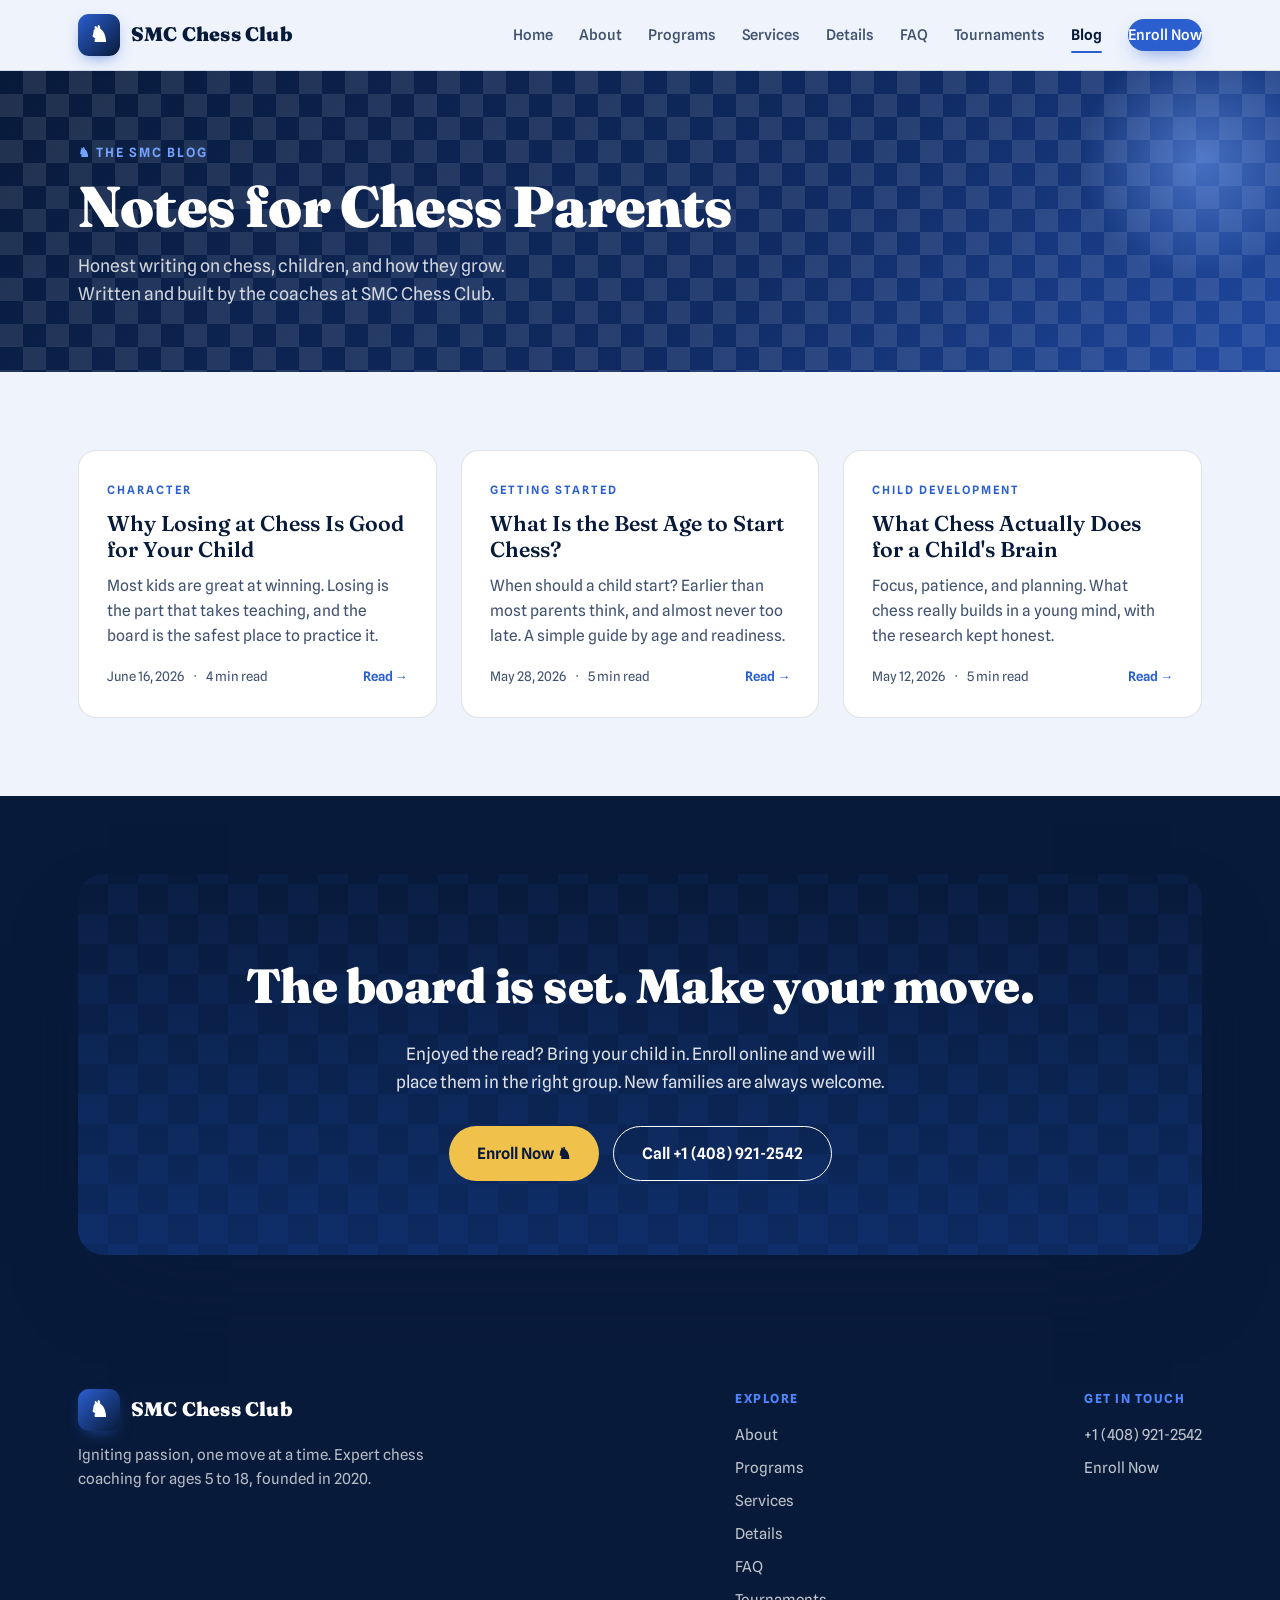
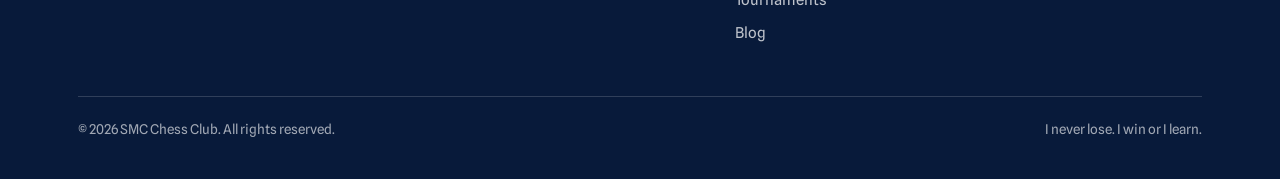
<file: blog.html>
<!DOCTYPE html>
<html lang="en">
<head>
<meta charset="UTF-8">
<meta name="viewport" content="width=device-width, initial-scale=1.0">
<title>Blog &mdash; SMC Chess Club</title>
<meta name="description" content="Honest writing on chess, children, and how they grow, from the coaches at SMC Chess Club. Benefits, the right age to start, and learning to lose well.">
<link rel="canonical" href="https://smc-chess.vercel.app/blog.html">
<meta property="og:type" content="website">
<meta property="og:title" content="SMC Chess Club Blog">
<meta property="og:description" content="Honest writing on chess, children, and how they grow.">
<meta property="og:url" content="https://smc-chess.vercel.app/blog.html">
<meta property="og:site_name" content="SMC Chess Club">
<link rel="preconnect" href="https://fonts.googleapis.com">
<link rel="preconnect" href="https://fonts.gstatic.com" crossorigin>
<link href="https://fonts.googleapis.com/css2?family=Fraunces:ital,opsz,wght@0,9..144,400;0,9..144,600;0,9..144,900;1,9..144,500&family=Spline+Sans:wght@400;500;600&display=swap" rel="stylesheet">
<style>
/* ===== SMC site styles (inlined so this page renders standalone) ===== */
/* ====== SMC Chess Club — shared styles ====== */
:root{
  --navy:#081a3a;
  --navy-2:#0d2350;
  --navy-3:#102b63;
  --blue:#2b5fd0;
  --blue-bright:#4f86ff;
  --blue-glow:#74a4ff;
  --sky:#eef3fc;
  --sky-2:#e2ebfa;
  --ink:#0a1f44;
  --ink-soft:#41526f;
  --gold:#f0c14b;
  --gold-deep:#c8962a;
  --white:#ffffff;
  --line:rgba(10,31,68,.12);
  --line-light:rgba(255,255,255,.16);
  --shadow:0 24px 54px -28px rgba(8,26,58,.55);
  --shadow-lg:0 40px 80px -30px rgba(8,26,58,.6);
}
*{margin:0;padding:0;box-sizing:border-box}
html{scroll-behavior:smooth}
body{
  background:var(--sky);
  color:var(--ink);
  font-family:'Spline Sans',sans-serif;
  line-height:1.6;
  -webkit-font-smoothing:antialiased;
  overflow-x:hidden;
}
.wrap{max-width:1180px;margin:0 auto;padding:0 28px;position:relative;z-index:1}
h1,h2,h3,.display{font-family:'Fraunces',serif}
a{color:inherit;text-decoration:none}
img{max-width:100%;display:block}

/* ===== NAV ===== */
nav{position:sticky;top:0;z-index:80;background:rgba(238,243,252,.9);backdrop-filter:blur(12px);border-bottom:1px solid var(--line)}
.nav-in{display:flex;align-items:center;justify-content:space-between;padding:14px 28px;max-width:1180px;margin:0 auto}
.brand{display:flex;align-items:center;gap:11px;font-family:'Fraunces',serif;font-weight:900;font-size:1.22rem;letter-spacing:.2px;color:var(--navy);white-space:nowrap}
.brand .mark{width:42px;height:42px;flex-shrink:0;display:grid;place-items:center;background:linear-gradient(135deg,var(--blue),var(--navy));color:var(--white);border-radius:11px;font-size:1.4rem;box-shadow:0 6px 16px -6px rgba(43,95,208,.7)}
.nav-links{display:flex;gap:26px;align-items:center}
.nav-links a{font-size:.92rem;font-weight:500;color:var(--ink-soft);transition:color .2s;position:relative;padding:4px 0;white-space:nowrap}
.nav-links a:hover{color:var(--blue)}
.nav-links a.active{color:var(--navy);font-weight:600}
.nav-links a.active::after{content:"";position:absolute;left:0;right:0;bottom:-2px;height:2px;background:var(--blue);border-radius:2px}
.nav-cta{background:var(--blue);color:var(--white)!important;padding:11px 30px;border-radius:50px;font-weight:600;font-size:.92rem;white-space:nowrap;flex-shrink:0;transition:transform .2s,background .2s,box-shadow .2s;box-shadow:0 8px 20px -8px rgba(43,95,208,.7)}
.nav-cta:hover{background:var(--blue-bright);transform:translateY(-1px)}
.nav-cta.active::after{display:none}
.burger{display:none;background:none;border:0;cursor:pointer;font-size:1.6rem;color:var(--navy)}

/* ===== BUTTONS ===== */
.btn{padding:14px 28px;border-radius:50px;font-weight:600;font-size:.98rem;transition:transform .2s,box-shadow .2s,background .2s;display:inline-flex;align-items:center;gap:8px;cursor:pointer}
.btn-primary{background:var(--blue);color:var(--white);box-shadow:0 14px 30px -12px rgba(43,95,208,.8)}
.btn-primary:hover{transform:translateY(-2px);box-shadow:var(--shadow);background:var(--blue-bright)}
.btn-ghost{border:1.5px solid var(--navy);color:var(--navy)}
.btn-ghost:hover{background:var(--navy);color:var(--white)}
.btn-gold{background:var(--gold);color:var(--navy)}
.btn-gold:hover{background:var(--white);transform:translateY(-2px)}
.btn-row{display:flex;gap:14px;flex-wrap:wrap}

/* ===== HERO (home) ===== */
.home-hero{position:relative;padding:90px 0 70px;overflow:hidden}
.home-hero::before{
  content:"";position:absolute;inset:0;z-index:0;
  background:
    radial-gradient(circle at 16% 20%, rgba(79,134,255,.18), transparent 44%),
    radial-gradient(circle at 84% 78%, rgba(43,95,208,.16), transparent 48%);
}
.hero{display:grid;grid-template-columns:1.12fr .88fr;gap:50px;align-items:center;position:relative;z-index:1}
.eyebrow{display:inline-flex;align-items:center;gap:9px;font-size:.78rem;font-weight:600;letter-spacing:2.5px;text-transform:uppercase;color:var(--blue);margin-bottom:20px}

.hero h1{font-size:clamp(2.8rem,6vw,4.7rem);line-height:1.02;font-weight:900;letter-spacing:-1.2px;color:var(--navy)}
.hero h1 em{font-style:italic;color:var(--blue);font-weight:500}
.hero .motto{font-family:'Fraunces',serif;font-style:italic;color:var(--gold-deep);font-size:1.18rem;margin-top:14px}
.hero p.lead{font-size:1.12rem;color:var(--ink-soft);margin:18px 0 32px;max-width:31em}

.board-card{background:var(--white);border:1px solid var(--line);border-radius:22px;padding:24px;box-shadow:var(--shadow-lg);transform:rotate(1.6deg);position:relative}
.board-card::after{content:"♞";position:absolute;top:-26px;right:-18px;width:62px;height:62px;background:var(--gold);color:var(--navy);border-radius:50%;display:grid;place-items:center;font-size:2rem;box-shadow:var(--shadow);transform:rotate(-10deg)}
.board{display:grid;grid-template-columns:repeat(8,1fr);aspect-ratio:1;border-radius:12px;overflow:hidden;border:6px solid var(--navy)}
.board span{display:grid;place-items:center;font-size:clamp(.9rem,2.4vw,1.55rem)}
.board span.d{background:var(--blue)}
.board span.l{background:var(--sky-2)}
.board span.d .pc{color:var(--white)}
.board span.l .pc{color:var(--navy)}
.board-cap{display:flex;justify-content:space-between;margin-top:16px;font-size:.82rem;color:var(--ink-soft);font-weight:500}

/* ===== PAGE BANNER (inner pages) ===== */
.banner{position:relative;color:var(--white);padding:72px 0 64px;overflow:hidden;
  background:linear-gradient(135deg,var(--navy) 0%,var(--navy-3) 60%,var(--blue) 130%)}
.banner::before{content:"";position:absolute;inset:0;opacity:.10;
  background-image:repeating-conic-gradient(#fff 0% 25%, transparent 0% 50%);background-size:46px 46px}
.banner::after{content:"";position:absolute;right:-40px;top:-30px;font-size:0;width:240px;height:240px;border-radius:50%;background:radial-gradient(circle,rgba(116,164,255,.5),transparent 70%)}
.banner .wrap{position:relative;z-index:2}
.banner .crumb{font-size:.8rem;letter-spacing:2px;text-transform:uppercase;color:var(--blue-glow);font-weight:600;margin-bottom:14px;display:flex;gap:8px;align-items:center}
.banner h1{font-size:clamp(2.4rem,5vw,3.6rem);font-weight:900;letter-spacing:-.8px;line-height:1.05}
.banner p{color:rgba(255,255,255,.8);font-size:1.1rem;margin-top:14px;max-width:40em}

/* ===== STAT STRIP ===== */
.stats{margin-top:58px;display:grid;grid-template-columns:repeat(4,1fr);border:1px solid var(--line);border-radius:18px;overflow:hidden;background:var(--white);box-shadow:var(--shadow);position:relative;z-index:1}
.stat{padding:28px 20px;text-align:center;border-right:1px solid var(--line)}
.stat:last-child{border-right:0}
.stat .num{font-family:'Fraunces',serif;font-size:2.2rem;font-weight:900;color:var(--blue)}
.stat .lbl{font-size:.82rem;color:var(--ink-soft);font-weight:500;letter-spacing:.3px}

/* ===== SECTION SHELL ===== */
section{padding:78px 0;position:relative}
.sec-head{max-width:42em;margin-bottom:44px}
.sec-head.center{margin-left:auto;margin-right:auto;text-align:center}
.sec-tag{font-size:.76rem;font-weight:600;letter-spacing:2.5px;text-transform:uppercase;color:var(--blue)}
.sec-head h2{font-size:clamp(2rem,4vw,2.9rem);font-weight:900;line-height:1.08;margin:12px 0 16px;letter-spacing:-.5px;color:var(--navy)}
.sec-head p{color:var(--ink-soft);font-size:1.05rem}
.alt{background:var(--navy);color:var(--white)}
.alt .sec-head h2{color:var(--white)}
.alt .sec-head p{color:rgba(255,255,255,.74)}
.alt .sec-tag{color:var(--blue-bright)}

/* ===== ABOUT ===== */
.about-grid{display:grid;grid-template-columns:1fr 1fr;gap:48px;align-items:center}
.about-grid p{color:var(--ink-soft);margin-bottom:15px;font-size:1.05rem}
.about-grid strong{color:var(--navy)}
.pillars{display:grid;gap:15px}
.pillar{display:flex;gap:16px;padding:22px;background:var(--white);border:1px solid var(--line);border-radius:16px;transition:transform .2s,box-shadow .2s}
.pillar:hover{transform:translateY(-3px);box-shadow:var(--shadow)}
.pillar .ico{font-size:1.8rem;line-height:1}
.pillar h4{font-family:'Fraunces',serif;font-size:1.15rem;font-weight:600;margin-bottom:3px;color:var(--navy)}
.pillar small{color:var(--ink-soft);font-size:.92rem}

/* ===== CARDS (programs) ===== */
.cards{display:grid;grid-template-columns:repeat(3,1fr);gap:24px}
.card{background:linear-gradient(165deg,var(--navy-2),var(--navy));border:1px solid var(--line-light);border-radius:18px;padding:32px 28px;transition:transform .25s,box-shadow .25s;position:relative;overflow:hidden}
.card:hover{transform:translateY(-8px);box-shadow:var(--shadow-lg)}
.card::before{content:"";position:absolute;top:0;left:0;right:0;height:4px;background:linear-gradient(90deg,var(--blue),var(--blue-bright))}
.card .tier{font-size:.72rem;font-weight:600;letter-spacing:2px;text-transform:uppercase;color:var(--gold)}
.card h3{font-size:1.55rem;font-weight:600;margin:8px 0 12px;color:var(--white)}
.card p{color:rgba(255,255,255,.74);font-size:.96rem;margin-bottom:18px}
.card ul{list-style:none;display:grid;gap:10px}
.card li{display:flex;gap:10px;font-size:.94rem;color:rgba(255,255,255,.9)}
.card li::before{content:"♟";color:var(--blue-bright)}
.card .pc-bg{position:absolute;right:-14px;bottom:-30px;font-size:8.5rem;opacity:.08;color:var(--white)}

/* ===== SERVICES ===== */
.svc-grid{display:grid;grid-template-columns:repeat(3,1fr);gap:24px}
.svc{padding:34px 28px;background:var(--white);border:1px solid var(--line);border-radius:18px;transition:transform .2s,border-color .2s,box-shadow .2s}
.svc:hover{transform:translateY(-5px);border-color:var(--blue);box-shadow:var(--shadow)}
.svc .ico{font-size:2.1rem;margin-bottom:14px;display:inline-grid;place-items:center;width:60px;height:60px;border-radius:14px;background:var(--sky);}
.svc h4{font-family:'Fraunces',serif;font-size:1.28rem;font-weight:600;margin-bottom:8px;color:var(--navy)}
.svc p{color:var(--ink-soft);font-size:.96rem}

/* ===== SCHEDULE / DETAILS ===== */
.sched{display:grid;grid-template-columns:1.1fr .9fr;gap:40px;align-items:start}
.timetable{border:1px solid var(--line);border-radius:18px;overflow:hidden;background:var(--white);box-shadow:var(--shadow)}
.trow{display:grid;grid-template-columns:1fr 1.2fr auto;gap:14px;padding:20px 24px;align-items:center;border-bottom:1px solid var(--line)}
.trow:last-child{border-bottom:0}
.trow:nth-child(odd){background:var(--sky)}
.trow .day{font-family:'Fraunces',serif;font-weight:600;font-size:1.05rem;color:var(--navy)}
.trow .what{color:var(--ink-soft);font-size:.94rem}
.trow .time{font-weight:600;font-size:.9rem;color:var(--blue);white-space:nowrap}
.where{background:linear-gradient(165deg,var(--navy-2),var(--navy));color:var(--white);border-radius:18px;padding:32px;box-shadow:var(--shadow)}
.where h4{font-family:'Fraunces',serif;font-size:1.35rem;margin-bottom:18px;color:var(--white)}
.where .row{display:flex;gap:14px;margin-bottom:18px;font-size:.97rem;align-items:flex-start}
.where .row .k{font-size:1.3rem;line-height:1.2}
.where .v{color:rgba(255,255,255,.78)}
.where .v strong{color:var(--white);display:block;font-weight:600;margin-bottom:1px}
.where .v a{color:var(--gold)}

/* ===== RESOURCES ===== */
.res-grid{display:grid;grid-template-columns:repeat(2,1fr);gap:20px}
.res{display:flex;gap:18px;padding:26px;border:1px solid var(--line);border-radius:16px;background:var(--white);transition:border-color .2s,transform .2s,box-shadow .2s}
.res:hover{border-color:var(--blue);transform:translateY(-3px);box-shadow:var(--shadow)}
.res .ico{font-size:2rem;flex-shrink:0}
.res h4{font-family:'Fraunces',serif;font-size:1.18rem;font-weight:600;margin-bottom:5px;color:var(--navy)}
.res p{color:var(--ink-soft);font-size:.93rem;margin-bottom:8px}
.res .lnk{color:var(--blue);font-weight:600;font-size:.89rem}

/* ===== FAQ ===== */
.faq-wrap{max-width:840px;margin:0 auto}
.faq{border-bottom:1px solid var(--line-light)}
.faq button{width:100%;background:none;border:0;cursor:pointer;color:var(--white);display:flex;justify-content:space-between;align-items:center;gap:20px;padding:24px 4px;text-align:left;font-family:'Fraunces',serif;font-size:1.18rem;font-weight:500}
.faq button .plus{font-size:1.6rem;color:var(--blue-bright);transition:transform .3s;flex-shrink:0}
.faq.open button .plus{transform:rotate(45deg)}
.faq .ans{max-height:0;overflow:hidden;transition:max-height .35s ease}
.faq .ans p{color:rgba(255,255,255,.78);padding:0 4px 24px;font-size:1rem}
.faq .ans strong{color:var(--gold)}

/* ===== TESTIMONIALS ===== */
.tg{display:grid;grid-template-columns:repeat(2,1fr);gap:24px}
.tcard{background:var(--white);border:1px solid var(--line);border-radius:18px;padding:30px;box-shadow:var(--shadow);transition:transform .2s}
.tcard:hover{transform:translateY(-4px)}
.tcard .quote{font-family:'Fraunces',serif;font-size:1.14rem;color:var(--navy);line-height:1.5;margin-bottom:18px}
.tcard .who{display:flex;align-items:center;gap:12px}
.tcard .av{width:44px;height:44px;border-radius:50%;background:linear-gradient(135deg,var(--blue),var(--navy));color:var(--white);display:grid;place-items:center;font-family:'Fraunces',serif;font-weight:900}
.tcard .who b{color:var(--navy);font-size:.96rem;display:block}
.tcard .who small{color:var(--ink-soft);font-size:.85rem}
.stars{color:var(--gold);margin-bottom:12px;letter-spacing:3px}

/* ===== JOIN CTA ===== */
.join{text-align:center;color:var(--white);border-radius:26px;padding:74px 32px;box-shadow:var(--shadow-lg);position:relative;overflow:hidden;
  background:linear-gradient(rgba(8,26,58,.93),rgba(13,43,99,.93)),repeating-conic-gradient(var(--navy) 0% 25%, var(--blue) 0% 50%) 0/60px 60px}
.join h2{font-size:clamp(2rem,4.5vw,3rem);font-weight:900;letter-spacing:-.5px;color:var(--white)}
.join p{color:rgba(255,255,255,.86);max-width:35em;margin:16px auto 30px;font-size:1.07rem}

/* ===== FOOTER ===== */
footer{padding:56px 0 38px;background:var(--navy);color:var(--white)}
.foot-grid{display:flex;justify-content:space-between;flex-wrap:wrap;gap:30px;align-items:flex-start}
.foot-brand{max-width:25em}
.foot-brand .brand{color:var(--white)}
.foot-brand p{color:rgba(255,255,255,.7);font-size:.94rem;margin-top:12px}
.foot-col h5{font-size:.78rem;letter-spacing:1.5px;text-transform:uppercase;color:var(--blue-bright);margin-bottom:14px}
.foot-col a{display:block;color:rgba(255,255,255,.74);font-size:.94rem;margin-bottom:9px;transition:color .2s}
.foot-col a:hover{color:var(--white)}
.foot-base{margin-top:42px;padding-top:22px;border-top:1px solid var(--line-light);font-size:.84rem;color:rgba(255,255,255,.62);display:flex;justify-content:space-between;flex-wrap:wrap;gap:10px}

/* ===== REVEAL ===== */
.reveal{opacity:0;transform:translateY(26px);transition:opacity .7s ease,transform .7s ease}
.reveal.in{opacity:1;transform:none}

/* ===== RESPONSIVE ===== */
@media(max-width:900px){
  .hero{grid-template-columns:1fr;gap:38px}
  .board-card{transform:none;max-width:420px}
  .about-grid,.sched,.res-grid,.tg{grid-template-columns:1fr}
  .cards,.svc-grid{grid-template-columns:1fr}
  .stats{grid-template-columns:repeat(2,1fr)}
  .stat:nth-child(2){border-right:0}
  .stat:nth-child(1),.stat:nth-child(2){border-bottom:1px solid var(--line)}
}
@media(max-width:680px){
  .nav-links{display:none;position:absolute;top:100%;left:0;right:0;flex-direction:column;background:var(--sky);padding:20px 28px;gap:18px;border-bottom:1px solid var(--line)}
  .nav-links.show{display:flex}
  .burger{display:block}
  .wrap{padding:0 20px}
  .brand{font-size:1.05rem;gap:9px}
  .brand .mark{width:36px;height:36px;font-size:1.2rem;border-radius:10px}
}

/* ===== FOUNDER MESSAGE ===== */
.founder{display:grid;grid-template-columns:1.05fr .95fr;gap:46px;align-items:center}
.founder .photo{position:relative;border-radius:20px;overflow:hidden;box-shadow:var(--shadow-lg);border:1px solid var(--line)}
.founder .photo img{width:100%;height:100%;object-fit:cover;aspect-ratio:4/3;display:block}
.founder .photo .cap{position:absolute;left:0;right:0;bottom:0;padding:42px 22px 18px;color:#fff;
  background:linear-gradient(transparent,rgba(8,26,58,.88))}
.founder .photo .cap b{font-family:'Fraunces',serif;font-size:1.25rem;display:block}
.founder .photo .cap small{color:var(--gold);font-weight:500;letter-spacing:.5px}
.founder blockquote{border:0;margin:0}
.founder .mark-q{font-family:'Fraunces',serif;font-size:3.4rem;line-height:.6;color:var(--blue);opacity:.4}
.founder blockquote p{font-family:'Fraunces',serif;font-size:1.2rem;line-height:1.55;color:var(--navy);margin:6px 0 14px}
.founder .sign{display:flex;align-items:center;gap:14px;margin-top:18px}
.founder .sign .av{width:48px;height:48px;border-radius:50%;background:linear-gradient(135deg,var(--blue),var(--navy));color:#fff;display:grid;place-items:center;font-family:'Fraunces',serif;font-weight:900}
.founder .sign b{display:block;color:var(--navy);font-size:1rem}
.founder .sign small{color:var(--ink-soft);font-size:.86rem}
@media(max-width:900px){.founder{grid-template-columns:1fr;gap:30px}}

/* ===== CLASS SCHEDULE (tabs) ===== */
.schedule{margin-top:8px}
.sched-tabs{display:flex;flex-wrap:wrap;gap:8px;margin-bottom:22px}
.sched-tab{padding:9px 18px;border-radius:50px;border:1px solid var(--line);background:var(--white);font-family:inherit;font-weight:600;font-size:.9rem;color:var(--ink-soft);cursor:pointer;transition:all .2s}
.sched-tab:hover{border-color:var(--blue);color:var(--blue)}
.sched-tab.active{background:var(--blue);color:#fff;border-color:var(--blue);box-shadow:0 8px 20px -8px rgba(43,95,208,.7)}
.sched-panel{display:none}
.sched-panel.active{display:block}
.sched-scroll{overflow-x:auto;border-radius:16px;box-shadow:var(--shadow)}
.stable{width:100%;border-collapse:collapse;background:var(--white);min-width:460px}
.stable th{background:var(--navy);color:#fff;text-align:left;padding:14px 18px;font-family:'Fraunces',serif;font-weight:600;font-size:.88rem;white-space:nowrap}
.stable td{padding:13px 18px;border-top:1px solid var(--line);font-size:.93rem;color:var(--ink-soft);vertical-align:middle}
.stable td.grp{color:var(--navy);font-weight:600}
.stable tr:nth-child(even) td{background:var(--sky)}
.stable .lvl{color:var(--blue);font-weight:600;white-space:nowrap}
.stable .tm{white-space:nowrap;font-weight:600;color:var(--navy)}
.sched-note{color:var(--ink-soft);font-size:.92rem;margin-top:16px}

/* ===== PERKS BAND ===== */
.perks-band{background:linear-gradient(165deg,var(--navy-2),var(--navy));border-radius:24px;padding:48px 40px;box-shadow:var(--shadow-lg);position:relative;overflow:hidden}
.perks-band::before{content:"";position:absolute;inset:0;opacity:.07;background-image:repeating-conic-gradient(#fff 0% 25%, transparent 0% 50%);background-size:48px 48px}
.perks-band .inner{position:relative;z-index:1}
.perks-head{text-align:center;max-width:40em;margin:0 auto 34px}
.perks-head .tag{font-size:.76rem;font-weight:600;letter-spacing:2.5px;text-transform:uppercase;color:var(--gold)}
.perks-head h2{font-family:'Fraunces',serif;color:#fff;font-size:clamp(1.8rem,3.6vw,2.6rem);font-weight:900;margin:10px 0 12px;letter-spacing:-.5px}
.perks-head p{color:rgba(255,255,255,.78);font-size:1.05rem}
.perks{display:grid;grid-template-columns:1fr 1fr;gap:20px;margin-bottom:34px}
.perk{background:rgba(255,255,255,.06);border:1px solid var(--line-light);border-radius:16px;padding:28px}
.perk .ico{font-size:2rem;margin-bottom:12px}
.perk h4{font-family:'Fraunces',serif;color:#fff;font-size:1.3rem;font-weight:600;margin-bottom:8px}
.perk p{color:rgba(255,255,255,.8);font-size:.97rem}
.perks-cta{text-align:center}
@media(max-width:760px){.perks{grid-template-columns:1fr}.perks-band{padding:38px 24px}}

/* prevent single-word orphan lines in centered text blocks */
.join h2,.join p,.hero p.lead,.perks-head h2,.perks-head p,.sec-head p,.banner p{text-wrap:balance}


/* ===== article-only additions ===== */

  .post{max-width:760px;margin:0 auto}
  .post p{font-size:1.08rem;color:var(--ink-soft);margin-bottom:1.15em;line-height:1.78}
  .post .lede{font-size:1.3rem;line-height:1.62;color:var(--navy);font-weight:500;margin-bottom:1em}
  .post-motto{font-family:'Fraunces',serif;font-style:italic;color:var(--gold-deep)}
  .post-meta{margin-top:18px;font-size:.9rem;color:rgba(255,255,255,.74);font-weight:500;display:flex;gap:10px;flex-wrap:wrap;align-items:center}
  .post-meta .sep{opacity:.5}
  .takeaways{max-width:760px;margin:34px auto 0;background:var(--white);border:1px solid var(--line);border-left:4px solid var(--gold);border-radius:16px;padding:28px 30px;box-shadow:var(--shadow)}
  .takeaways h4{font-family:'Fraunces',serif;color:var(--navy);font-size:1.18rem;font-weight:600;margin-bottom:14px}
  .takeaways ul{list-style:none;display:grid;gap:11px}
  .takeaways li{display:flex;gap:11px;color:var(--ink-soft);font-size:1rem;line-height:1.5}
  .takeaways li::before{content:"\265F";color:var(--blue);flex-shrink:0}
  .post-pillars{max-width:860px;margin:0 auto}
  .post-callout{max-width:760px;margin:0 auto;background:var(--white);border:1px solid var(--line);border-left:4px solid var(--gold-deep);border-radius:16px;padding:30px 32px;box-shadow:var(--shadow)}
  .post-callout h3{font-family:'Fraunces',serif;color:var(--navy);font-size:1.4rem;font-weight:600;margin-bottom:10px}
  .post-callout p{color:var(--ink-soft);font-size:1.03rem;line-height:1.7;margin:0}


/* ===== blog article layout ===== */
.article-head{max-width:760px;margin:0 auto;padding-top:6px}
.kicker{display:inline-block;font-size:.76rem;font-weight:600;letter-spacing:2.5px;text-transform:uppercase;color:var(--blue)}
.article-head h1{font-family:'Fraunces',serif;font-weight:900;font-size:clamp(2.1rem,4.6vw,3.1rem);line-height:1.08;letter-spacing:-.5px;color:var(--navy);margin:12px 0 0}
.byline{display:flex;align-items:center;gap:12px;margin:22px 0 0}
.byline .av{width:46px;height:46px;border-radius:50%;background:linear-gradient(135deg,var(--blue),var(--navy));color:#fff;display:grid;place-items:center;font-family:'Fraunces',serif;font-weight:900;font-size:.95rem;flex-shrink:0}
.byline b{display:block;color:var(--navy);font-size:.95rem;font-weight:600;font-family:'Spline Sans',sans-serif}
.byline small{color:var(--ink-soft);font-size:.85rem}
.rule{max-width:760px;margin:28px auto 0;height:1px;background:var(--line)}
.article{max-width:760px;margin:0 auto}
.article p{font-size:1.1rem;line-height:1.8;color:var(--ink-soft);margin:0 0 1.2em}
.article h2{font-family:'Fraunces',serif;font-weight:900;font-size:1.7rem;line-height:1.2;color:var(--navy);margin:1.7em 0 .45em;letter-spacing:-.3px}
.article .lead{font-size:1.3rem;line-height:1.6;color:var(--navy);font-weight:500}
.article strong{color:var(--navy)}
.pullquote{margin:1.5em 0;padding:4px 0 4px 26px;border-left:4px solid var(--gold);font-family:'Fraunces',serif;font-style:italic;font-size:1.5rem;line-height:1.38;color:var(--navy)}
.note{margin:1.7em 0;background:var(--white);border:1px solid var(--line);border-left:4px solid var(--gold-deep);border-radius:14px;padding:24px 26px;box-shadow:var(--shadow)}
.note h3{font-family:'Fraunces',serif;color:var(--navy);font-size:1.2rem;font-weight:600;margin-bottom:8px}
.note p{font-size:1.02rem;line-height:1.7;margin:0;color:var(--ink-soft)}
.faqpanel{max-width:760px;margin:1.6em auto;background:linear-gradient(165deg,var(--navy-2),var(--navy));border-radius:20px;padding:16px 30px;box-shadow:var(--shadow-lg)}
.endcta{max-width:760px;margin:36px auto 0;text-align:center;background:linear-gradient(165deg,var(--navy-2),var(--navy));color:#fff;border-radius:18px;padding:38px 30px;box-shadow:var(--shadow-lg)}
.endcta h3{font-family:'Fraunces',serif;font-weight:900;font-size:1.55rem;color:#fff;margin-bottom:8px}
.endcta p{color:rgba(255,255,255,.84);max-width:42em;margin:0 auto 22px;font-size:1.02rem}
.readnext{max-width:760px;margin:28px auto 0}
.readnext a{display:flex;align-items:center;gap:16px;padding:22px 24px;background:var(--white);border:1px solid var(--line);border-radius:16px;transition:transform .2s,border-color .2s,box-shadow .2s}
.readnext a:hover{transform:translateY(-3px);border-color:var(--blue);box-shadow:var(--shadow)}
.readnext .lbl{font-size:.72rem;letter-spacing:2px;text-transform:uppercase;color:var(--blue);font-weight:600}
.readnext .t{font-family:'Fraunces',serif;color:var(--navy);font-size:1.15rem;font-weight:600;margin-top:3px}
.readnext .arrow{margin-left:auto;font-size:1.5rem;color:var(--blue)}

/* ===== blog index ===== */
.blog-grid{display:grid;grid-template-columns:repeat(3,1fr);gap:24px}
.blog-card{display:flex;flex-direction:column;background:var(--white);border:1px solid var(--line);border-radius:18px;padding:30px 28px;transition:transform .2s,border-color .2s,box-shadow .2s}
.blog-card:hover{transform:translateY(-6px);border-color:var(--blue);box-shadow:var(--shadow)}
.blog-card .cat{font-size:.72rem;font-weight:600;letter-spacing:2px;text-transform:uppercase;color:var(--blue)}
.blog-card h3{font-family:'Fraunces',serif;font-size:1.34rem;font-weight:600;color:var(--navy);line-height:1.22;margin:10px 0 12px}
.blog-card p{color:var(--ink-soft);font-size:.97rem;line-height:1.6;margin-bottom:18px}
.blog-card .meta{margin-top:auto;display:flex;align-items:center;gap:10px;font-size:.82rem;color:var(--ink-soft)}
.blog-card .meta .rd{color:var(--blue);font-weight:600;margin-left:auto}
@media(max-width:900px){.blog-grid{grid-template-columns:1fr}}
</style>
</head>
<body>
<nav>
  <div class="nav-in">
    <a href="index.html" class="brand"><span class="mark">&#9822;</span> SMC Chess Club</a>
    <div class="nav-links" id="links">
      <a href="index.html" class="">Home</a>
      <a href="about.html" class="">About</a>
      <a href="programs.html" class="">Programs</a>
      <a href="services.html" class="">Services</a>
      <a href="details.html" class="">Details</a>
      <a href="faq.html" class="">FAQ</a>
      <a href="tournaments.html" class="">Tournaments</a>
      <a href="blog.html" class="active">Blog</a>
      <a href="https://forms.gle/wypQJZxzodsCnf7c6" target="_blank" rel="noopener" class="nav-cta">Enroll Now</a>
    </div>
    <button class="burger" id="burger" aria-label="Menu">&#9776;</button>
  </div>
</nav>

<header class="banner">
  <div class="wrap">
    <div class="crumb">&#9822; The SMC Blog</div>
    <h1>Notes for Chess Parents</h1>
    <p>Honest writing on chess, children, and how they grow. Written and built by the coaches at SMC Chess Club.</p>
  </div>
</header>

<section>
  <div class="wrap">
    <div class="blog-grid">

      <a class="blog-card reveal" href="why-losing-at-chess-is-good.html">
        <div class="cat">Character</div>
        <h3>Why Losing at Chess Is Good for Your Child</h3>
        <p>Most kids are great at winning. Losing is the part that takes teaching, and the board is the safest place to practice it.</p>
        <div class="meta"><span>June 16, 2026</span><span>&middot;</span><span>4 min read</span><span class="rd">Read &rarr;</span></div>
      </a>

      <a class="blog-card reveal" href="best-age-to-start-chess.html" style="transition-delay:.06s">
        <div class="cat">Getting Started</div>
        <h3>What Is the Best Age to Start Chess?</h3>
        <p>When should a child start? Earlier than most parents think, and almost never too late. A simple guide by age and readiness.</p>
        <div class="meta"><span>May 28, 2026</span><span>&middot;</span><span>5 min read</span><span class="rd">Read &rarr;</span></div>
      </a>

      <a class="blog-card reveal" href="chess-benefits-for-kids.html" style="transition-delay:.12s">
        <div class="cat">Child Development</div>
        <h3>What Chess Actually Does for a Child's Brain</h3>
        <p>Focus, patience, and planning. What chess really builds in a young mind, with the research kept honest.</p>
        <div class="meta"><span>May 12, 2026</span><span>&middot;</span><span>5 min read</span><span class="rd">Read &rarr;</span></div>
      </a>

    </div>
  </div>
</section>

<section class="alt">
  <div class="wrap">
    <div class="join reveal">
      <h2>The board is set. Make your move.</h2>
      <p>Enjoyed the read? Bring your child in. Enroll online and we will place them in the right group. New families are always welcome.</p>
      <div class="btn-row" style="justify-content:center">
        <a href="https://forms.gle/wypQJZxzodsCnf7c6" target="_blank" rel="noopener" class="btn btn-gold">Enroll Now &#9822;</a>
        <a href="tel:+14089212542" class="btn btn-ghost" style="border-color:#fff;color:#fff">Call +1 (408) 921-2542</a>
      </div>
    </div>
  </div>
</section>

<footer>
  <div class="wrap">
    <div class="foot-grid">
      <div class="foot-brand">
        <a href="index.html" class="brand"><span class="mark">&#9822;</span> SMC Chess Club</a>
        <p>Igniting passion, one move at a time. Expert chess coaching for ages 5 to 18, founded in 2020.</p>
      </div>
      <div class="foot-col">
        <h5>Explore</h5>
        <a href="about.html">About</a><a href="programs.html">Programs</a><a href="services.html">Services</a><a href="details.html">Details</a><a href="faq.html">FAQ</a><a href="tournaments.html">Tournaments</a><a href="blog.html">Blog</a>
      </div>
      <div class="foot-col">
        <h5>Get in Touch</h5>
        <a href="tel:+14089212542">+1 (408) 921-2542</a>
        <a href="https://forms.gle/wypQJZxzodsCnf7c6" target="_blank" rel="noopener">Enroll Now</a>
      </div>
    </div>
    <div class="foot-base">
      <span>&copy; <span id="yr"></span> SMC Chess Club. All rights reserved.</span>
      <span>I never lose. I win or I learn.</span>
    </div>
  </div>
</footer>
<script>
// build decorative starting board (only if present)
(function(){
  var board=document.getElementById('board');
  if(!board) return;
  var black=['♜','♞','♝','♛','♚','♝','♞','♜'];
  var white=['♖','♘','♗','♕','♔','♗','♘','♖'];
  var html='';
  for(var r=0;r<8;r++){
    for(var c=0;c<8;c++){
      var dark=(r+c)%2===1;var pc='';
      if(r===0) pc='<span class="pc">'+black[c]+'</span>';
      else if(r===1) pc='<span class="pc">♟</span>';
      else if(r===6) pc='<span class="pc">♙</span>';
      else if(r===7) pc='<span class="pc">'+white[c]+'</span>';
      html+='<span class="'+(dark?'d':'l')+'">'+pc+'</span>';
    }
  }
  board.innerHTML=html;
})();
// FAQ accordion
document.querySelectorAll('.faq button').forEach(function(b){
  b.addEventListener('click',function(){
    var item=b.parentElement,ans=item.querySelector('.ans'),open=item.classList.contains('open');
    document.querySelectorAll('.faq').forEach(function(f){f.classList.remove('open');f.querySelector('.ans').style.maxHeight=null;});
    if(!open){item.classList.add('open');ans.style.maxHeight=ans.scrollHeight+'px';}
  });
});
// mobile menu
var burger=document.getElementById('burger'),links=document.getElementById('links');
if(burger){burger.addEventListener('click',function(){links.classList.toggle('show');});}
// scroll reveal
var io=new IntersectionObserver(function(es){
  es.forEach(function(e){if(e.isIntersecting){e.target.classList.add('in');io.unobserve(e.target);}});
},{threshold:.12});
document.querySelectorAll('.reveal').forEach(function(el){io.observe(el);});
// year
var yr=document.getElementById('yr'); if(yr){yr.textContent=new Date().getFullYear();}

</script>
</body>
</html>
</file>
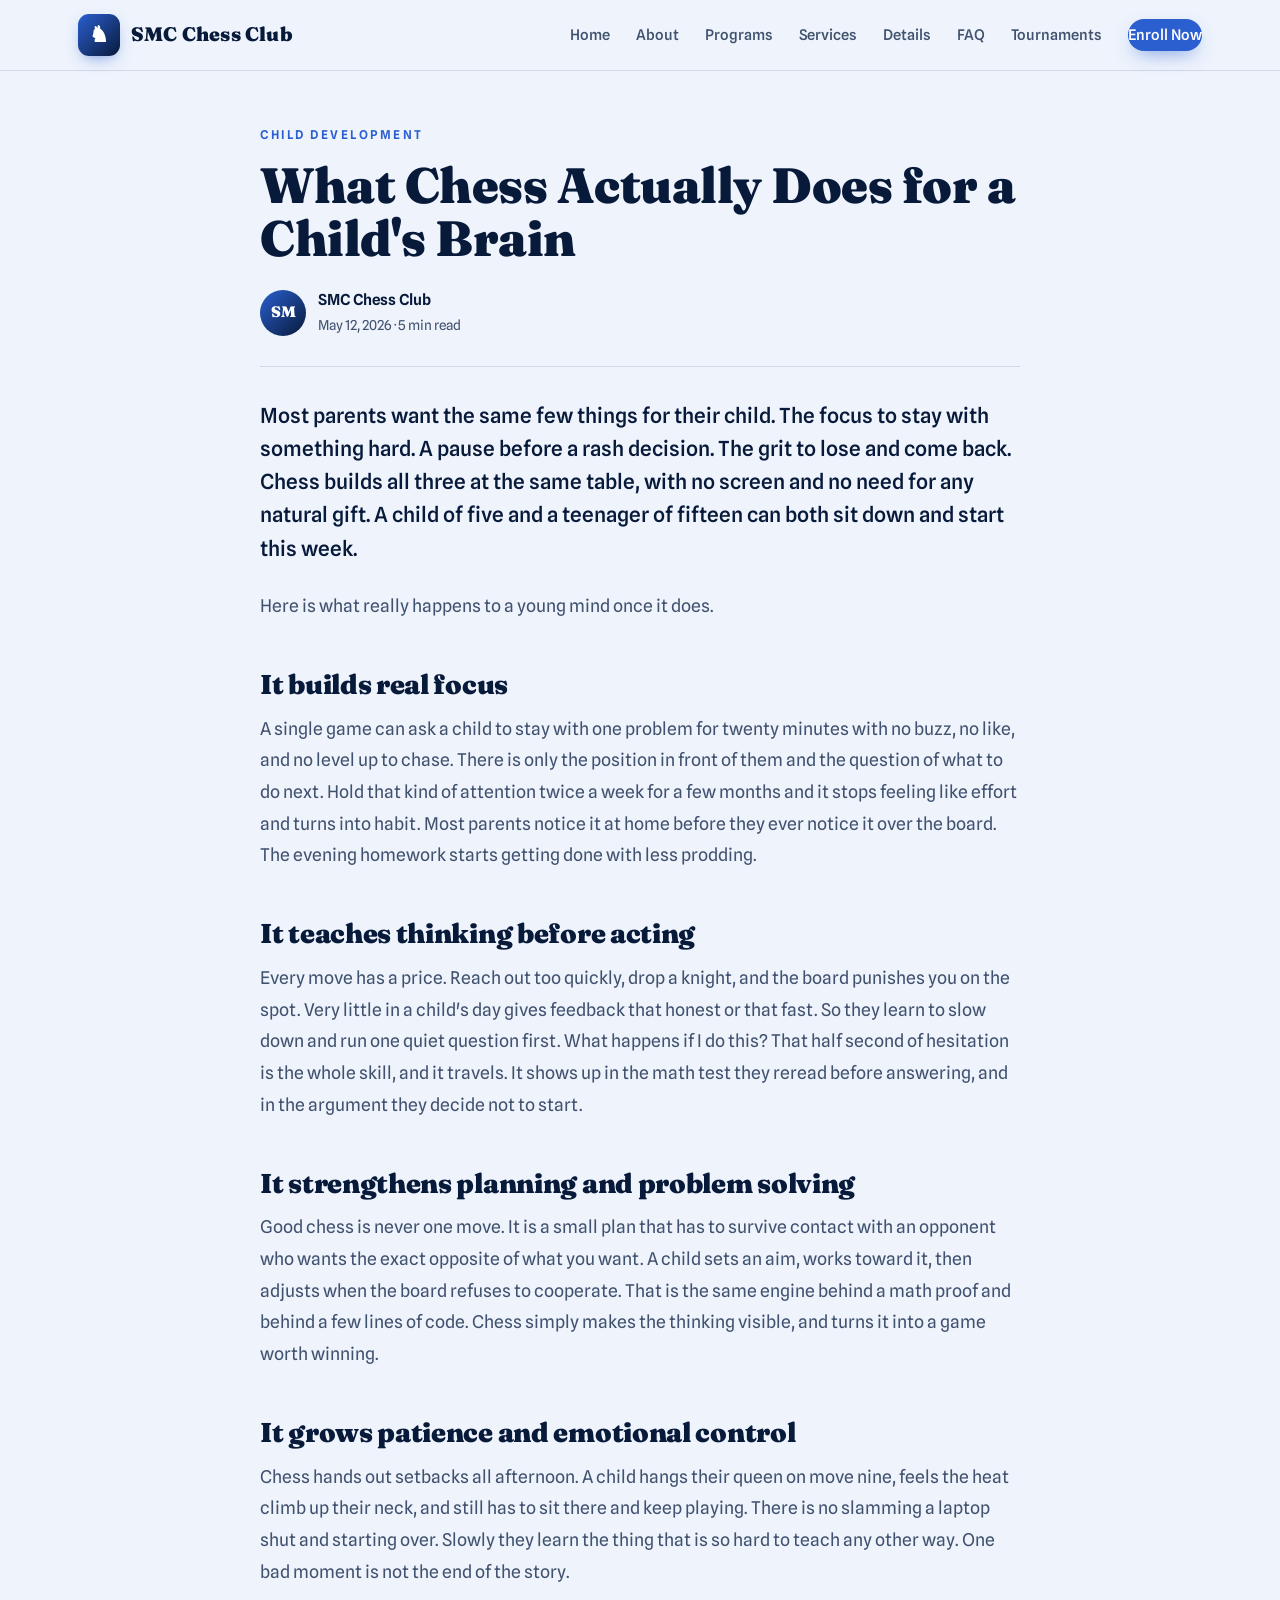
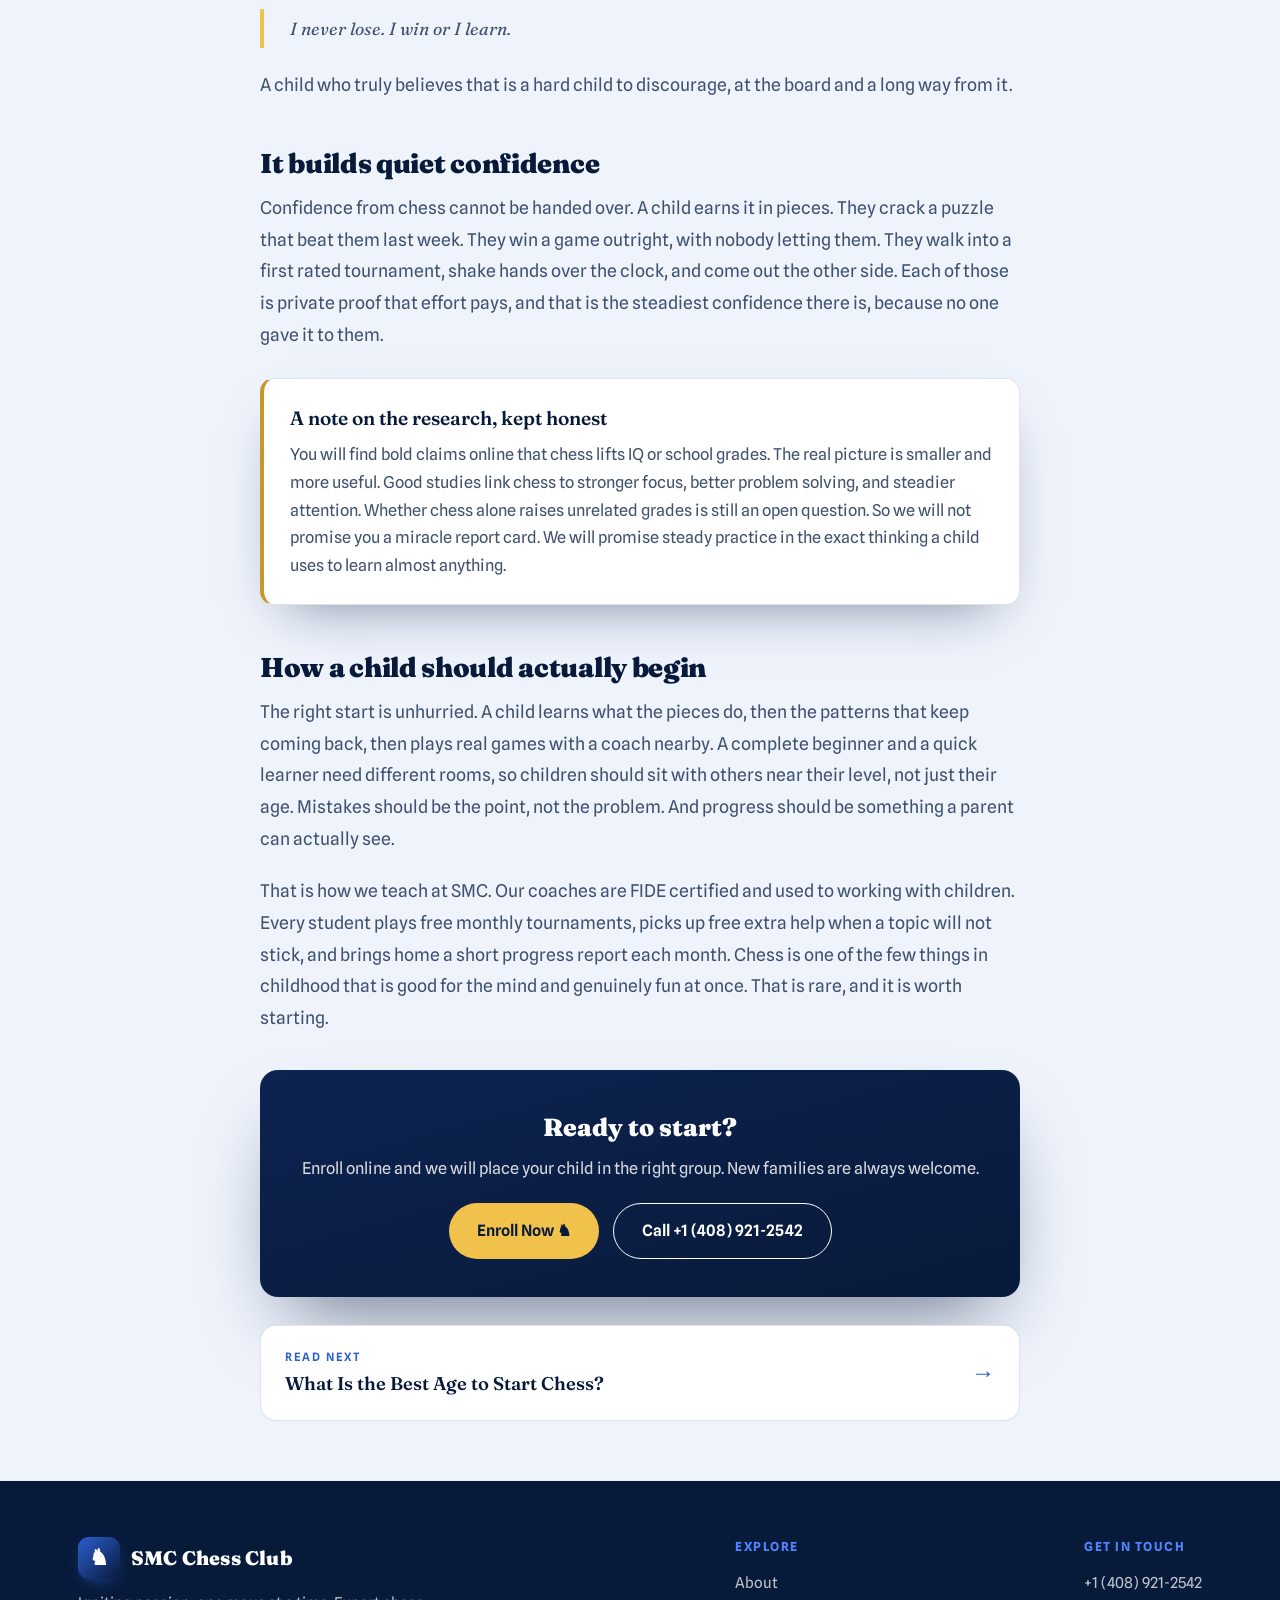
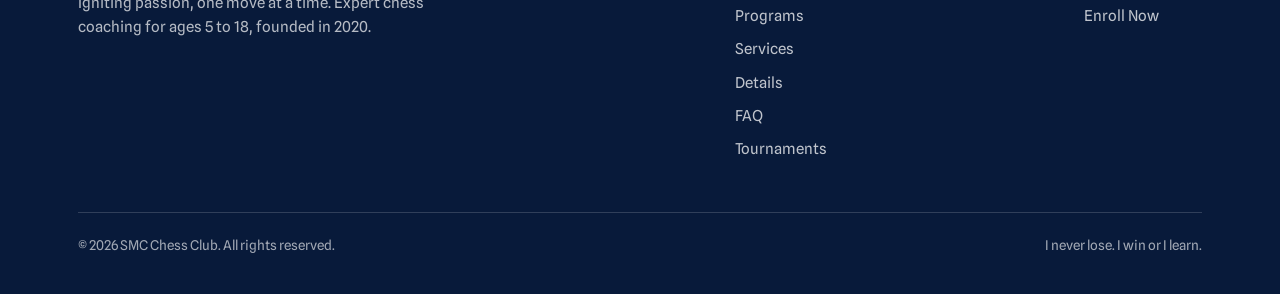
<file: chess-benefits-for-kids.html>
<!DOCTYPE html>
<html lang="en">
<head>
<meta charset="UTF-8">
<meta name="viewport" content="width=device-width, initial-scale=1.0">
<title>What Chess Actually Does for a Child's Brain &mdash; SMC Chess Club</title>
<meta name="description" content="An honest, well sourced look at how chess builds focus, patience, and problem solving in children aged 5 to 18, and how to begin.">
<link rel="canonical" href="https://smc-chess.vercel.app/chess-benefits-for-kids.html">
<meta property="og:type" content="article">
<meta property="og:title" content="What Chess Actually Does for a Child's Brain">
<meta property="og:description" content="An honest, well sourced look at how chess builds focus, patience, and problem solving in children aged 5 to 18, and how to begin.">
<meta property="og:url" content="https://smc-chess.vercel.app/chess-benefits-for-kids.html">
<meta property="og:site_name" content="SMC Chess Club">
<meta property="og:image" content="https://smc-chess.vercel.app/og-chess-benefits.jpg">
<meta name="twitter:card" content="summary_large_image">
<meta name="twitter:title" content="What Chess Actually Does for a Child's Brain">
<meta name="twitter:description" content="An honest, well sourced look at how chess builds focus, patience, and problem solving in children aged 5 to 18, and how to begin.">
<link rel="preconnect" href="https://fonts.googleapis.com">
<link rel="preconnect" href="https://fonts.gstatic.com" crossorigin>
<link href="https://fonts.googleapis.com/css2?family=Fraunces:ital,opsz,wght@0,9..144,400;0,9..144,600;0,9..144,900;1,9..144,500&family=Spline+Sans:wght@400;500;600&display=swap" rel="stylesheet">
<script type="application/ld+json">{"@context":"https://schema.org","@type":"BlogPosting","headline":"What Chess Actually Does for a Child\u0027s Brain","author":{"@type":"Organization","name":"SMC Chess Club"},"publisher":{"@type":"Organization","name":"SMC Chess Club"},"datePublished":"2026-05-12","mainEntityOfPage":{"@type":"WebPage","@id":"https://smc-chess.vercel.app/chess-benefits-for-kids.html"}}</script>
<style>
/* ===== SMC site styles (inlined so this page renders standalone) ===== */
/* ====== SMC Chess Club — shared styles ====== */
:root{
  --navy:#081a3a;
  --navy-2:#0d2350;
  --navy-3:#102b63;
  --blue:#2b5fd0;
  --blue-bright:#4f86ff;
  --blue-glow:#74a4ff;
  --sky:#eef3fc;
  --sky-2:#e2ebfa;
  --ink:#0a1f44;
  --ink-soft:#41526f;
  --gold:#f0c14b;
  --gold-deep:#c8962a;
  --white:#ffffff;
  --line:rgba(10,31,68,.12);
  --line-light:rgba(255,255,255,.16);
  --shadow:0 24px 54px -28px rgba(8,26,58,.55);
  --shadow-lg:0 40px 80px -30px rgba(8,26,58,.6);
}
*{margin:0;padding:0;box-sizing:border-box}
html{scroll-behavior:smooth}
body{
  background:var(--sky);
  color:var(--ink);
  font-family:'Spline Sans',sans-serif;
  line-height:1.6;
  -webkit-font-smoothing:antialiased;
  overflow-x:hidden;
}
.wrap{max-width:1180px;margin:0 auto;padding:0 28px;position:relative;z-index:1}
h1,h2,h3,.display{font-family:'Fraunces',serif}
a{color:inherit;text-decoration:none}
img{max-width:100%;display:block}

/* ===== NAV ===== */
nav{position:sticky;top:0;z-index:80;background:rgba(238,243,252,.9);backdrop-filter:blur(12px);border-bottom:1px solid var(--line)}
.nav-in{display:flex;align-items:center;justify-content:space-between;padding:14px 28px;max-width:1180px;margin:0 auto}
.brand{display:flex;align-items:center;gap:11px;font-family:'Fraunces',serif;font-weight:900;font-size:1.22rem;letter-spacing:.2px;color:var(--navy);white-space:nowrap}
.brand .mark{width:42px;height:42px;flex-shrink:0;display:grid;place-items:center;background:linear-gradient(135deg,var(--blue),var(--navy));color:var(--white);border-radius:11px;font-size:1.4rem;box-shadow:0 6px 16px -6px rgba(43,95,208,.7)}
.nav-links{display:flex;gap:26px;align-items:center}
.nav-links a{font-size:.92rem;font-weight:500;color:var(--ink-soft);transition:color .2s;position:relative;padding:4px 0;white-space:nowrap}
.nav-links a:hover{color:var(--blue)}
.nav-links a.active{color:var(--navy);font-weight:600}
.nav-links a.active::after{content:"";position:absolute;left:0;right:0;bottom:-2px;height:2px;background:var(--blue);border-radius:2px}
.nav-cta{background:var(--blue);color:var(--white)!important;padding:11px 30px;border-radius:50px;font-weight:600;font-size:.92rem;white-space:nowrap;flex-shrink:0;transition:transform .2s,background .2s,box-shadow .2s;box-shadow:0 8px 20px -8px rgba(43,95,208,.7)}
.nav-cta:hover{background:var(--blue-bright);transform:translateY(-1px)}
.nav-cta.active::after{display:none}
.burger{display:none;background:none;border:0;cursor:pointer;font-size:1.6rem;color:var(--navy)}

/* ===== BUTTONS ===== */
.btn{padding:14px 28px;border-radius:50px;font-weight:600;font-size:.98rem;transition:transform .2s,box-shadow .2s,background .2s;display:inline-flex;align-items:center;gap:8px;cursor:pointer}
.btn-primary{background:var(--blue);color:var(--white);box-shadow:0 14px 30px -12px rgba(43,95,208,.8)}
.btn-primary:hover{transform:translateY(-2px);box-shadow:var(--shadow);background:var(--blue-bright)}
.btn-ghost{border:1.5px solid var(--navy);color:var(--navy)}
.btn-ghost:hover{background:var(--navy);color:var(--white)}
.btn-gold{background:var(--gold);color:var(--navy)}
.btn-gold:hover{background:var(--white);transform:translateY(-2px)}
.btn-row{display:flex;gap:14px;flex-wrap:wrap}

/* ===== HERO (home) ===== */
.home-hero{position:relative;padding:90px 0 70px;overflow:hidden}
.home-hero::before{
  content:"";position:absolute;inset:0;z-index:0;
  background:
    radial-gradient(circle at 16% 20%, rgba(79,134,255,.18), transparent 44%),
    radial-gradient(circle at 84% 78%, rgba(43,95,208,.16), transparent 48%);
}
.hero{display:grid;grid-template-columns:1.12fr .88fr;gap:50px;align-items:center;position:relative;z-index:1}
.eyebrow{display:inline-flex;align-items:center;gap:9px;font-size:.78rem;font-weight:600;letter-spacing:2.5px;text-transform:uppercase;color:var(--blue);margin-bottom:20px}

.hero h1{font-size:clamp(2.8rem,6vw,4.7rem);line-height:1.02;font-weight:900;letter-spacing:-1.2px;color:var(--navy)}
.hero h1 em{font-style:italic;color:var(--blue);font-weight:500}
.hero .motto{font-family:'Fraunces',serif;font-style:italic;color:var(--gold-deep);font-size:1.18rem;margin-top:14px}
.hero p.lead{font-size:1.12rem;color:var(--ink-soft);margin:18px 0 32px;max-width:31em}

.board-card{background:var(--white);border:1px solid var(--line);border-radius:22px;padding:24px;box-shadow:var(--shadow-lg);transform:rotate(1.6deg);position:relative}
.board-card::after{content:"♞";position:absolute;top:-26px;right:-18px;width:62px;height:62px;background:var(--gold);color:var(--navy);border-radius:50%;display:grid;place-items:center;font-size:2rem;box-shadow:var(--shadow);transform:rotate(-10deg)}
.board{display:grid;grid-template-columns:repeat(8,1fr);aspect-ratio:1;border-radius:12px;overflow:hidden;border:6px solid var(--navy)}
.board span{display:grid;place-items:center;font-size:clamp(.9rem,2.4vw,1.55rem)}
.board span.d{background:var(--blue)}
.board span.l{background:var(--sky-2)}
.board span.d .pc{color:var(--white)}
.board span.l .pc{color:var(--navy)}
.board-cap{display:flex;justify-content:space-between;margin-top:16px;font-size:.82rem;color:var(--ink-soft);font-weight:500}

/* ===== PAGE BANNER (inner pages) ===== */
.banner{position:relative;color:var(--white);padding:72px 0 64px;overflow:hidden;
  background:linear-gradient(135deg,var(--navy) 0%,var(--navy-3) 60%,var(--blue) 130%)}
.banner::before{content:"";position:absolute;inset:0;opacity:.10;
  background-image:repeating-conic-gradient(#fff 0% 25%, transparent 0% 50%);background-size:46px 46px}
.banner::after{content:"";position:absolute;right:-40px;top:-30px;font-size:0;width:240px;height:240px;border-radius:50%;background:radial-gradient(circle,rgba(116,164,255,.5),transparent 70%)}
.banner .wrap{position:relative;z-index:2}
.banner .crumb{font-size:.8rem;letter-spacing:2px;text-transform:uppercase;color:var(--blue-glow);font-weight:600;margin-bottom:14px;display:flex;gap:8px;align-items:center}
.banner h1{font-size:clamp(2.4rem,5vw,3.6rem);font-weight:900;letter-spacing:-.8px;line-height:1.05}
.banner p{color:rgba(255,255,255,.8);font-size:1.1rem;margin-top:14px;max-width:40em}

/* ===== STAT STRIP ===== */
.stats{margin-top:58px;display:grid;grid-template-columns:repeat(4,1fr);border:1px solid var(--line);border-radius:18px;overflow:hidden;background:var(--white);box-shadow:var(--shadow);position:relative;z-index:1}
.stat{padding:28px 20px;text-align:center;border-right:1px solid var(--line)}
.stat:last-child{border-right:0}
.stat .num{font-family:'Fraunces',serif;font-size:2.2rem;font-weight:900;color:var(--blue)}
.stat .lbl{font-size:.82rem;color:var(--ink-soft);font-weight:500;letter-spacing:.3px}

/* ===== SECTION SHELL ===== */
section{padding:78px 0;position:relative}
.sec-head{max-width:42em;margin-bottom:44px}
.sec-head.center{margin-left:auto;margin-right:auto;text-align:center}
.sec-tag{font-size:.76rem;font-weight:600;letter-spacing:2.5px;text-transform:uppercase;color:var(--blue)}
.sec-head h2{font-size:clamp(2rem,4vw,2.9rem);font-weight:900;line-height:1.08;margin:12px 0 16px;letter-spacing:-.5px;color:var(--navy)}
.sec-head p{color:var(--ink-soft);font-size:1.05rem}
.alt{background:var(--navy);color:var(--white)}
.alt .sec-head h2{color:var(--white)}
.alt .sec-head p{color:rgba(255,255,255,.74)}
.alt .sec-tag{color:var(--blue-bright)}

/* ===== ABOUT ===== */
.about-grid{display:grid;grid-template-columns:1fr 1fr;gap:48px;align-items:center}
.about-grid p{color:var(--ink-soft);margin-bottom:15px;font-size:1.05rem}
.about-grid strong{color:var(--navy)}
.pillars{display:grid;gap:15px}
.pillar{display:flex;gap:16px;padding:22px;background:var(--white);border:1px solid var(--line);border-radius:16px;transition:transform .2s,box-shadow .2s}
.pillar:hover{transform:translateY(-3px);box-shadow:var(--shadow)}
.pillar .ico{font-size:1.8rem;line-height:1}
.pillar h4{font-family:'Fraunces',serif;font-size:1.15rem;font-weight:600;margin-bottom:3px;color:var(--navy)}
.pillar small{color:var(--ink-soft);font-size:.92rem}

/* ===== CARDS (programs) ===== */
.cards{display:grid;grid-template-columns:repeat(3,1fr);gap:24px}
.card{background:linear-gradient(165deg,var(--navy-2),var(--navy));border:1px solid var(--line-light);border-radius:18px;padding:32px 28px;transition:transform .25s,box-shadow .25s;position:relative;overflow:hidden}
.card:hover{transform:translateY(-8px);box-shadow:var(--shadow-lg)}
.card::before{content:"";position:absolute;top:0;left:0;right:0;height:4px;background:linear-gradient(90deg,var(--blue),var(--blue-bright))}
.card .tier{font-size:.72rem;font-weight:600;letter-spacing:2px;text-transform:uppercase;color:var(--gold)}
.card h3{font-size:1.55rem;font-weight:600;margin:8px 0 12px;color:var(--white)}
.card p{color:rgba(255,255,255,.74);font-size:.96rem;margin-bottom:18px}
.card ul{list-style:none;display:grid;gap:10px}
.card li{display:flex;gap:10px;font-size:.94rem;color:rgba(255,255,255,.9)}
.card li::before{content:"♟";color:var(--blue-bright)}
.card .pc-bg{position:absolute;right:-14px;bottom:-30px;font-size:8.5rem;opacity:.08;color:var(--white)}

/* ===== SERVICES ===== */
.svc-grid{display:grid;grid-template-columns:repeat(3,1fr);gap:24px}
.svc{padding:34px 28px;background:var(--white);border:1px solid var(--line);border-radius:18px;transition:transform .2s,border-color .2s,box-shadow .2s}
.svc:hover{transform:translateY(-5px);border-color:var(--blue);box-shadow:var(--shadow)}
.svc .ico{font-size:2.1rem;margin-bottom:14px;display:inline-grid;place-items:center;width:60px;height:60px;border-radius:14px;background:var(--sky);}
.svc h4{font-family:'Fraunces',serif;font-size:1.28rem;font-weight:600;margin-bottom:8px;color:var(--navy)}
.svc p{color:var(--ink-soft);font-size:.96rem}

/* ===== SCHEDULE / DETAILS ===== */
.sched{display:grid;grid-template-columns:1.1fr .9fr;gap:40px;align-items:start}
.timetable{border:1px solid var(--line);border-radius:18px;overflow:hidden;background:var(--white);box-shadow:var(--shadow)}
.trow{display:grid;grid-template-columns:1fr 1.2fr auto;gap:14px;padding:20px 24px;align-items:center;border-bottom:1px solid var(--line)}
.trow:last-child{border-bottom:0}
.trow:nth-child(odd){background:var(--sky)}
.trow .day{font-family:'Fraunces',serif;font-weight:600;font-size:1.05rem;color:var(--navy)}
.trow .what{color:var(--ink-soft);font-size:.94rem}
.trow .time{font-weight:600;font-size:.9rem;color:var(--blue);white-space:nowrap}
.where{background:linear-gradient(165deg,var(--navy-2),var(--navy));color:var(--white);border-radius:18px;padding:32px;box-shadow:var(--shadow)}
.where h4{font-family:'Fraunces',serif;font-size:1.35rem;margin-bottom:18px;color:var(--white)}
.where .row{display:flex;gap:14px;margin-bottom:18px;font-size:.97rem;align-items:flex-start}
.where .row .k{font-size:1.3rem;line-height:1.2}
.where .v{color:rgba(255,255,255,.78)}
.where .v strong{color:var(--white);display:block;font-weight:600;margin-bottom:1px}
.where .v a{color:var(--gold)}

/* ===== RESOURCES ===== */
.res-grid{display:grid;grid-template-columns:repeat(2,1fr);gap:20px}
.res{display:flex;gap:18px;padding:26px;border:1px solid var(--line);border-radius:16px;background:var(--white);transition:border-color .2s,transform .2s,box-shadow .2s}
.res:hover{border-color:var(--blue);transform:translateY(-3px);box-shadow:var(--shadow)}
.res .ico{font-size:2rem;flex-shrink:0}
.res h4{font-family:'Fraunces',serif;font-size:1.18rem;font-weight:600;margin-bottom:5px;color:var(--navy)}
.res p{color:var(--ink-soft);font-size:.93rem;margin-bottom:8px}
.res .lnk{color:var(--blue);font-weight:600;font-size:.89rem}

/* ===== FAQ ===== */
.faq-wrap{max-width:840px;margin:0 auto}
.faq{border-bottom:1px solid var(--line-light)}
.faq button{width:100%;background:none;border:0;cursor:pointer;color:var(--white);display:flex;justify-content:space-between;align-items:center;gap:20px;padding:24px 4px;text-align:left;font-family:'Fraunces',serif;font-size:1.18rem;font-weight:500}
.faq button .plus{font-size:1.6rem;color:var(--blue-bright);transition:transform .3s;flex-shrink:0}
.faq.open button .plus{transform:rotate(45deg)}
.faq .ans{max-height:0;overflow:hidden;transition:max-height .35s ease}
.faq .ans p{color:rgba(255,255,255,.78);padding:0 4px 24px;font-size:1rem}
.faq .ans strong{color:var(--gold)}

/* ===== TESTIMONIALS ===== */
.tg{display:grid;grid-template-columns:repeat(2,1fr);gap:24px}
.tcard{background:var(--white);border:1px solid var(--line);border-radius:18px;padding:30px;box-shadow:var(--shadow);transition:transform .2s}
.tcard:hover{transform:translateY(-4px)}
.tcard .quote{font-family:'Fraunces',serif;font-size:1.14rem;color:var(--navy);line-height:1.5;margin-bottom:18px}
.tcard .who{display:flex;align-items:center;gap:12px}
.tcard .av{width:44px;height:44px;border-radius:50%;background:linear-gradient(135deg,var(--blue),var(--navy));color:var(--white);display:grid;place-items:center;font-family:'Fraunces',serif;font-weight:900}
.tcard .who b{color:var(--navy);font-size:.96rem;display:block}
.tcard .who small{color:var(--ink-soft);font-size:.85rem}
.stars{color:var(--gold);margin-bottom:12px;letter-spacing:3px}

/* ===== JOIN CTA ===== */
.join{text-align:center;color:var(--white);border-radius:26px;padding:74px 32px;box-shadow:var(--shadow-lg);position:relative;overflow:hidden;
  background:linear-gradient(rgba(8,26,58,.93),rgba(13,43,99,.93)),repeating-conic-gradient(var(--navy) 0% 25%, var(--blue) 0% 50%) 0/60px 60px}
.join h2{font-size:clamp(2rem,4.5vw,3rem);font-weight:900;letter-spacing:-.5px;color:var(--white)}
.join p{color:rgba(255,255,255,.86);max-width:35em;margin:16px auto 30px;font-size:1.07rem}

/* ===== FOOTER ===== */
footer{padding:56px 0 38px;background:var(--navy);color:var(--white)}
.foot-grid{display:flex;justify-content:space-between;flex-wrap:wrap;gap:30px;align-items:flex-start}
.foot-brand{max-width:25em}
.foot-brand .brand{color:var(--white)}
.foot-brand p{color:rgba(255,255,255,.7);font-size:.94rem;margin-top:12px}
.foot-col h5{font-size:.78rem;letter-spacing:1.5px;text-transform:uppercase;color:var(--blue-bright);margin-bottom:14px}
.foot-col a{display:block;color:rgba(255,255,255,.74);font-size:.94rem;margin-bottom:9px;transition:color .2s}
.foot-col a:hover{color:var(--white)}
.foot-base{margin-top:42px;padding-top:22px;border-top:1px solid var(--line-light);font-size:.84rem;color:rgba(255,255,255,.62);display:flex;justify-content:space-between;flex-wrap:wrap;gap:10px}

/* ===== REVEAL ===== */
.reveal{opacity:0;transform:translateY(26px);transition:opacity .7s ease,transform .7s ease}
.reveal.in{opacity:1;transform:none}

/* ===== RESPONSIVE ===== */
@media(max-width:900px){
  .hero{grid-template-columns:1fr;gap:38px}
  .board-card{transform:none;max-width:420px}
  .about-grid,.sched,.res-grid,.tg{grid-template-columns:1fr}
  .cards,.svc-grid{grid-template-columns:1fr}
  .stats{grid-template-columns:repeat(2,1fr)}
  .stat:nth-child(2){border-right:0}
  .stat:nth-child(1),.stat:nth-child(2){border-bottom:1px solid var(--line)}
}
@media(max-width:680px){
  .nav-links{display:none;position:absolute;top:100%;left:0;right:0;flex-direction:column;background:var(--sky);padding:20px 28px;gap:18px;border-bottom:1px solid var(--line)}
  .nav-links.show{display:flex}
  .burger{display:block}
  .wrap{padding:0 20px}
  .brand{font-size:1.05rem;gap:9px}
  .brand .mark{width:36px;height:36px;font-size:1.2rem;border-radius:10px}
}

/* ===== FOUNDER MESSAGE ===== */
.founder{display:grid;grid-template-columns:1.05fr .95fr;gap:46px;align-items:center}
.founder .photo{position:relative;border-radius:20px;overflow:hidden;box-shadow:var(--shadow-lg);border:1px solid var(--line)}
.founder .photo img{width:100%;height:100%;object-fit:cover;aspect-ratio:4/3;display:block}
.founder .photo .cap{position:absolute;left:0;right:0;bottom:0;padding:42px 22px 18px;color:#fff;
  background:linear-gradient(transparent,rgba(8,26,58,.88))}
.founder .photo .cap b{font-family:'Fraunces',serif;font-size:1.25rem;display:block}
.founder .photo .cap small{color:var(--gold);font-weight:500;letter-spacing:.5px}
.founder blockquote{border:0;margin:0}
.founder .mark-q{font-family:'Fraunces',serif;font-size:3.4rem;line-height:.6;color:var(--blue);opacity:.4}
.founder blockquote p{font-family:'Fraunces',serif;font-size:1.2rem;line-height:1.55;color:var(--navy);margin:6px 0 14px}
.founder .sign{display:flex;align-items:center;gap:14px;margin-top:18px}
.founder .sign .av{width:48px;height:48px;border-radius:50%;background:linear-gradient(135deg,var(--blue),var(--navy));color:#fff;display:grid;place-items:center;font-family:'Fraunces',serif;font-weight:900}
.founder .sign b{display:block;color:var(--navy);font-size:1rem}
.founder .sign small{color:var(--ink-soft);font-size:.86rem}
@media(max-width:900px){.founder{grid-template-columns:1fr;gap:30px}}

/* ===== CLASS SCHEDULE (tabs) ===== */
.schedule{margin-top:8px}
.sched-tabs{display:flex;flex-wrap:wrap;gap:8px;margin-bottom:22px}
.sched-tab{padding:9px 18px;border-radius:50px;border:1px solid var(--line);background:var(--white);font-family:inherit;font-weight:600;font-size:.9rem;color:var(--ink-soft);cursor:pointer;transition:all .2s}
.sched-tab:hover{border-color:var(--blue);color:var(--blue)}
.sched-tab.active{background:var(--blue);color:#fff;border-color:var(--blue);box-shadow:0 8px 20px -8px rgba(43,95,208,.7)}
.sched-panel{display:none}
.sched-panel.active{display:block}
.sched-scroll{overflow-x:auto;border-radius:16px;box-shadow:var(--shadow)}
.stable{width:100%;border-collapse:collapse;background:var(--white);min-width:460px}
.stable th{background:var(--navy);color:#fff;text-align:left;padding:14px 18px;font-family:'Fraunces',serif;font-weight:600;font-size:.88rem;white-space:nowrap}
.stable td{padding:13px 18px;border-top:1px solid var(--line);font-size:.93rem;color:var(--ink-soft);vertical-align:middle}
.stable td.grp{color:var(--navy);font-weight:600}
.stable tr:nth-child(even) td{background:var(--sky)}
.stable .lvl{color:var(--blue);font-weight:600;white-space:nowrap}
.stable .tm{white-space:nowrap;font-weight:600;color:var(--navy)}
.sched-note{color:var(--ink-soft);font-size:.92rem;margin-top:16px}

/* ===== PERKS BAND ===== */
.perks-band{background:linear-gradient(165deg,var(--navy-2),var(--navy));border-radius:24px;padding:48px 40px;box-shadow:var(--shadow-lg);position:relative;overflow:hidden}
.perks-band::before{content:"";position:absolute;inset:0;opacity:.07;background-image:repeating-conic-gradient(#fff 0% 25%, transparent 0% 50%);background-size:48px 48px}
.perks-band .inner{position:relative;z-index:1}
.perks-head{text-align:center;max-width:40em;margin:0 auto 34px}
.perks-head .tag{font-size:.76rem;font-weight:600;letter-spacing:2.5px;text-transform:uppercase;color:var(--gold)}
.perks-head h2{font-family:'Fraunces',serif;color:#fff;font-size:clamp(1.8rem,3.6vw,2.6rem);font-weight:900;margin:10px 0 12px;letter-spacing:-.5px}
.perks-head p{color:rgba(255,255,255,.78);font-size:1.05rem}
.perks{display:grid;grid-template-columns:1fr 1fr;gap:20px;margin-bottom:34px}
.perk{background:rgba(255,255,255,.06);border:1px solid var(--line-light);border-radius:16px;padding:28px}
.perk .ico{font-size:2rem;margin-bottom:12px}
.perk h4{font-family:'Fraunces',serif;color:#fff;font-size:1.3rem;font-weight:600;margin-bottom:8px}
.perk p{color:rgba(255,255,255,.8);font-size:.97rem}
.perks-cta{text-align:center}
@media(max-width:760px){.perks{grid-template-columns:1fr}.perks-band{padding:38px 24px}}

/* prevent single-word orphan lines in centered text blocks */
.join h2,.join p,.hero p.lead,.perks-head h2,.perks-head p,.sec-head p,.banner p{text-wrap:balance}


/* ===== article-only additions ===== */

  .post{max-width:760px;margin:0 auto}
  .post p{font-size:1.08rem;color:var(--ink-soft);margin-bottom:1.15em;line-height:1.78}
  .post .lede{font-size:1.3rem;line-height:1.62;color:var(--navy);font-weight:500;margin-bottom:1em}
  .post-motto{font-family:'Fraunces',serif;font-style:italic;color:var(--gold-deep)}
  .post-meta{margin-top:18px;font-size:.9rem;color:rgba(255,255,255,.74);font-weight:500;display:flex;gap:10px;flex-wrap:wrap;align-items:center}
  .post-meta .sep{opacity:.5}
  .takeaways{max-width:760px;margin:34px auto 0;background:var(--white);border:1px solid var(--line);border-left:4px solid var(--gold);border-radius:16px;padding:28px 30px;box-shadow:var(--shadow)}
  .takeaways h4{font-family:'Fraunces',serif;color:var(--navy);font-size:1.18rem;font-weight:600;margin-bottom:14px}
  .takeaways ul{list-style:none;display:grid;gap:11px}
  .takeaways li{display:flex;gap:11px;color:var(--ink-soft);font-size:1rem;line-height:1.5}
  .takeaways li::before{content:"\265F";color:var(--blue);flex-shrink:0}
  .post-pillars{max-width:860px;margin:0 auto}
  .post-callout{max-width:760px;margin:0 auto;background:var(--white);border:1px solid var(--line);border-left:4px solid var(--gold-deep);border-radius:16px;padding:30px 32px;box-shadow:var(--shadow)}
  .post-callout h3{font-family:'Fraunces',serif;color:var(--navy);font-size:1.4rem;font-weight:600;margin-bottom:10px}
  .post-callout p{color:var(--ink-soft);font-size:1.03rem;line-height:1.7;margin:0}


/* ===== blog article layout ===== */
.article-head{max-width:760px;margin:0 auto;padding-top:6px}
.kicker{display:inline-block;font-size:.76rem;font-weight:600;letter-spacing:2.5px;text-transform:uppercase;color:var(--blue)}
.article-head h1{font-family:'Fraunces',serif;font-weight:900;font-size:clamp(2.1rem,4.6vw,3.1rem);line-height:1.08;letter-spacing:-.5px;color:var(--navy);margin:12px 0 0}
.byline{display:flex;align-items:center;gap:12px;margin:22px 0 0}
.byline .av{width:46px;height:46px;border-radius:50%;background:linear-gradient(135deg,var(--blue),var(--navy));color:#fff;display:grid;place-items:center;font-family:'Fraunces',serif;font-weight:900;font-size:.95rem;flex-shrink:0}
.byline b{display:block;color:var(--navy);font-size:.95rem;font-weight:600;font-family:'Spline Sans',sans-serif}
.byline small{color:var(--ink-soft);font-size:.85rem}
.rule{max-width:760px;margin:28px auto 0;height:1px;background:var(--line)}
.article{max-width:760px;margin:0 auto}
.article p{font-size:1.1rem;line-height:1.8;color:var(--ink-soft);margin:0 0 1.2em}
.article h2{font-family:'Fraunces',serif;font-weight:900;font-size:1.7rem;line-height:1.2;color:var(--navy);margin:1.7em 0 .45em;letter-spacing:-.3px}
.article .lead{font-size:1.3rem;line-height:1.6;color:var(--navy);font-weight:500}
.article strong{color:var(--navy)}
.pullquote{margin:1.5em 0;padding:4px 0 4px 26px;border-left:4px solid var(--gold);font-family:'Fraunces',serif;font-style:italic;font-size:1.5rem;line-height:1.38;color:var(--navy)}
.note{margin:1.7em 0;background:var(--white);border:1px solid var(--line);border-left:4px solid var(--gold-deep);border-radius:14px;padding:24px 26px;box-shadow:var(--shadow)}
.note h3{font-family:'Fraunces',serif;color:var(--navy);font-size:1.2rem;font-weight:600;margin-bottom:8px}
.note p{font-size:1.02rem;line-height:1.7;margin:0;color:var(--ink-soft)}
.faqpanel{max-width:760px;margin:1.6em auto;background:linear-gradient(165deg,var(--navy-2),var(--navy));border-radius:20px;padding:16px 30px;box-shadow:var(--shadow-lg)}
.endcta{max-width:760px;margin:36px auto 0;text-align:center;background:linear-gradient(165deg,var(--navy-2),var(--navy));color:#fff;border-radius:18px;padding:38px 30px;box-shadow:var(--shadow-lg)}
.endcta h3{font-family:'Fraunces',serif;font-weight:900;font-size:1.55rem;color:#fff;margin-bottom:8px}
.endcta p{color:rgba(255,255,255,.84);max-width:42em;margin:0 auto 22px;font-size:1.02rem}
.readnext{max-width:760px;margin:28px auto 0}
.readnext a{display:flex;align-items:center;gap:16px;padding:22px 24px;background:var(--white);border:1px solid var(--line);border-radius:16px;transition:transform .2s,border-color .2s,box-shadow .2s}
.readnext a:hover{transform:translateY(-3px);border-color:var(--blue);box-shadow:var(--shadow)}
.readnext .lbl{font-size:.72rem;letter-spacing:2px;text-transform:uppercase;color:var(--blue);font-weight:600}
.readnext .t{font-family:'Fraunces',serif;color:var(--navy);font-size:1.15rem;font-weight:600;margin-top:3px}
.readnext .arrow{margin-left:auto;font-size:1.5rem;color:var(--blue)}
</style>
</head>
<body>
<nav>
  <div class="nav-in">
    <a href="index.html" class="brand"><span class="mark">&#9822;</span> SMC Chess Club</a>
    <div class="nav-links" id="links">
      <a href="index.html" class="">Home</a>
      <a href="about.html" class="">About</a>
      <a href="programs.html" class="">Programs</a>
      <a href="services.html" class="">Services</a>
      <a href="details.html" class="">Details</a>
      <a href="faq.html" class="">FAQ</a>
      <a href="tournaments.html" class="">Tournaments</a>
      <a href="https://forms.gle/wypQJZxzodsCnf7c6" target="_blank" rel="noopener" class="nav-cta">Enroll Now</a>
    </div>
    <button class="burger" id="burger" aria-label="Menu">&#9776;</button>
  </div>
</nav>

<section style="padding:44px 0 0">
  <div class="wrap">
    <div class="article-head reveal">
      <span class="kicker">Child Development</span>
      <h1>What Chess Actually Does for a Child's Brain</h1>
      <div class="byline">
        <div class="av">SM</div>
        <div><b>SMC Chess Club</b><small>May 12, 2026 &middot; 5 min read</small></div>
      </div>
    </div>
    <div class="rule"></div>
  </div>
</section>

<section style="padding:32px 0 60px">
  <div class="wrap">
    <article class="article reveal">
      <p class="lead">Most parents want the same few things for their child. The focus to stay with something hard. A pause before a rash decision. The grit to lose and come back. Chess builds all three at the same table, with no screen and no need for any natural gift. A child of five and a teenager of fifteen can both sit down and start this week.</p>

      <p>Here is what really happens to a young mind once it does.</p>

      <h2>It builds real focus</h2>
      <p>A single game can ask a child to stay with one problem for twenty minutes with no buzz, no like, and no level up to chase. There is only the position in front of them and the question of what to do next. Hold that kind of attention twice a week for a few months and it stops feeling like effort and turns into habit. Most parents notice it at home before they ever notice it over the board. The evening homework starts getting done with less prodding.</p>

      <h2>It teaches thinking before acting</h2>
      <p>Every move has a price. Reach out too quickly, drop a knight, and the board punishes you on the spot. Very little in a child's day gives feedback that honest or that fast. So they learn to slow down and run one quiet question first. What happens if I do this? That half second of hesitation is the whole skill, and it travels. It shows up in the math test they reread before answering, and in the argument they decide not to start.</p>

      <h2>It strengthens planning and problem solving</h2>
      <p>Good chess is never one move. It is a small plan that has to survive contact with an opponent who wants the exact opposite of what you want. A child sets an aim, works toward it, then adjusts when the board refuses to cooperate. That is the same engine behind a math proof and behind a few lines of code. Chess simply makes the thinking visible, and turns it into a game worth winning.</p>

      <h2>It grows patience and emotional control</h2>
      <p>Chess hands out setbacks all afternoon. A child hangs their queen on move nine, feels the heat climb up their neck, and still has to sit there and keep playing. There is no slamming a laptop shut and starting over. Slowly they learn the thing that is so hard to teach any other way. One bad moment is not the end of the story.</p>

      <p class="pullquote">I never lose. I win or I learn.</p>

      <p>A child who truly believes that is a hard child to discourage, at the board and a long way from it.</p>

      <h2>It builds quiet confidence</h2>
      <p>Confidence from chess cannot be handed over. A child earns it in pieces. They crack a puzzle that beat them last week. They win a game outright, with nobody letting them. They walk into a first rated tournament, shake hands over the clock, and come out the other side. Each of those is private proof that effort pays, and that is the steadiest confidence there is, because no one gave it to them.</p>

      <div class="note">
        <h3>A note on the research, kept honest</h3>
        <p>You will find bold claims online that chess lifts IQ or school grades. The real picture is smaller and more useful. Good studies link chess to stronger focus, better problem solving, and steadier attention. Whether chess alone raises unrelated grades is still an open question. So we will not promise you a miracle report card. We will promise steady practice in the exact thinking a child uses to learn almost anything.</p>
      </div>

      <h2>How a child should actually begin</h2>
      <p>The right start is unhurried. A child learns what the pieces do, then the patterns that keep coming back, then plays real games with a coach nearby. A complete beginner and a quick learner need different rooms, so children should sit with others near their level, not just their age. Mistakes should be the point, not the problem. And progress should be something a parent can actually see.</p>

      <p>That is how we teach at SMC. Our coaches are FIDE certified and used to working with children. Every student plays free monthly tournaments, picks up free extra help when a topic will not stick, and brings home a short progress report each month. Chess is one of the few things in childhood that is good for the mind and genuinely fun at once. That is rare, and it is worth starting.</p>
    </article>
    <div class="endcta reveal">
      <h3>Ready to start?</h3>
      <p>Enroll online and we will place your child in the right group. New families are always welcome.</p>
      <div class="btn-row" style="justify-content:center">
        <a href="https://forms.gle/wypQJZxzodsCnf7c6" target="_blank" rel="noopener" class="btn btn-gold">Enroll Now &#9822;</a>
        <a href="tel:+14089212542" class="btn btn-ghost" style="border-color:#fff;color:#fff">Call +1 (408) 921-2542</a>
      </div>
    </div>
    <div class="readnext reveal">
      <a href="best-age-to-start-chess.html">
        <div><div class="lbl">Read next</div><div class="t">What Is the Best Age to Start Chess?</div></div>
        <span class="arrow">&rarr;</span>
      </a>
    </div>
  </div>
</section>
<footer>
  <div class="wrap">
    <div class="foot-grid">
      <div class="foot-brand">
        <a href="index.html" class="brand"><span class="mark">&#9822;</span> SMC Chess Club</a>
        <p>Igniting passion, one move at a time. Expert chess coaching for ages 5 to 18, founded in 2020.</p>
      </div>
      <div class="foot-col">
        <h5>Explore</h5>
        <a href="about.html">About</a><a href="programs.html">Programs</a><a href="services.html">Services</a><a href="details.html">Details</a><a href="faq.html">FAQ</a><a href="tournaments.html">Tournaments</a>
      </div>
      <div class="foot-col">
        <h5>Get in Touch</h5>
        <a href="tel:+14089212542">+1 (408) 921-2542</a>
        <a href="https://forms.gle/wypQJZxzodsCnf7c6" target="_blank" rel="noopener">Enroll Now</a>
      </div>
    </div>
    <div class="foot-base">
      <span>&copy; <span id="yr"></span> SMC Chess Club. All rights reserved.</span>
      <span>I never lose. I win or I learn.</span>
    </div>
  </div>
</footer>
<script>
// build decorative starting board (only if present)
(function(){
  var board=document.getElementById('board');
  if(!board) return;
  var black=['♜','♞','♝','♛','♚','♝','♞','♜'];
  var white=['♖','♘','♗','♕','♔','♗','♘','♖'];
  var html='';
  for(var r=0;r<8;r++){
    for(var c=0;c<8;c++){
      var dark=(r+c)%2===1;var pc='';
      if(r===0) pc='<span class="pc">'+black[c]+'</span>';
      else if(r===1) pc='<span class="pc">♟</span>';
      else if(r===6) pc='<span class="pc">♙</span>';
      else if(r===7) pc='<span class="pc">'+white[c]+'</span>';
      html+='<span class="'+(dark?'d':'l')+'">'+pc+'</span>';
    }
  }
  board.innerHTML=html;
})();
// FAQ accordion
document.querySelectorAll('.faq button').forEach(function(b){
  b.addEventListener('click',function(){
    var item=b.parentElement,ans=item.querySelector('.ans'),open=item.classList.contains('open');
    document.querySelectorAll('.faq').forEach(function(f){f.classList.remove('open');f.querySelector('.ans').style.maxHeight=null;});
    if(!open){item.classList.add('open');ans.style.maxHeight=ans.scrollHeight+'px';}
  });
});
// mobile menu
var burger=document.getElementById('burger'),links=document.getElementById('links');
if(burger){burger.addEventListener('click',function(){links.classList.toggle('show');});}
// scroll reveal
var io=new IntersectionObserver(function(es){
  es.forEach(function(e){if(e.isIntersecting){e.target.classList.add('in');io.unobserve(e.target);}});
},{threshold:.12});
document.querySelectorAll('.reveal').forEach(function(el){io.observe(el);});
// year
var yr=document.getElementById('yr'); if(yr){yr.textContent=new Date().getFullYear();}

</script>
</body>
</html>
</file>
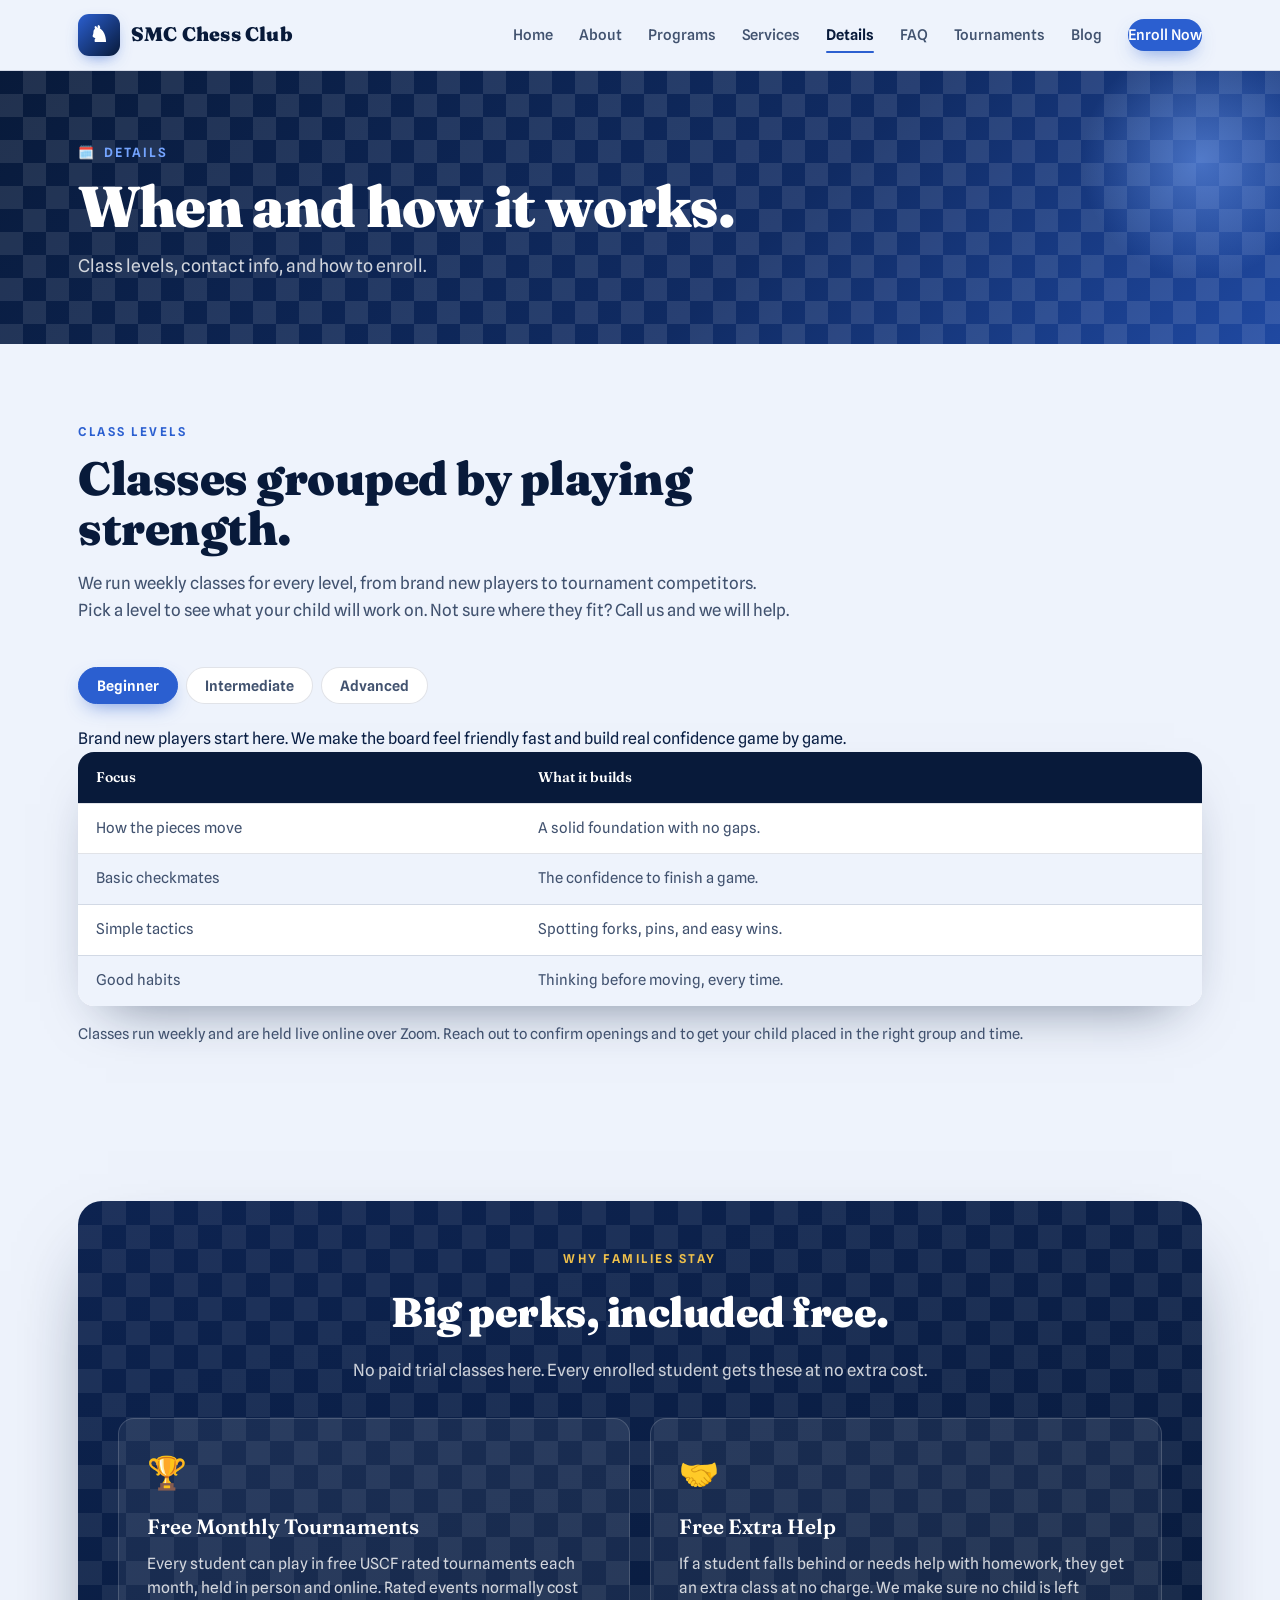
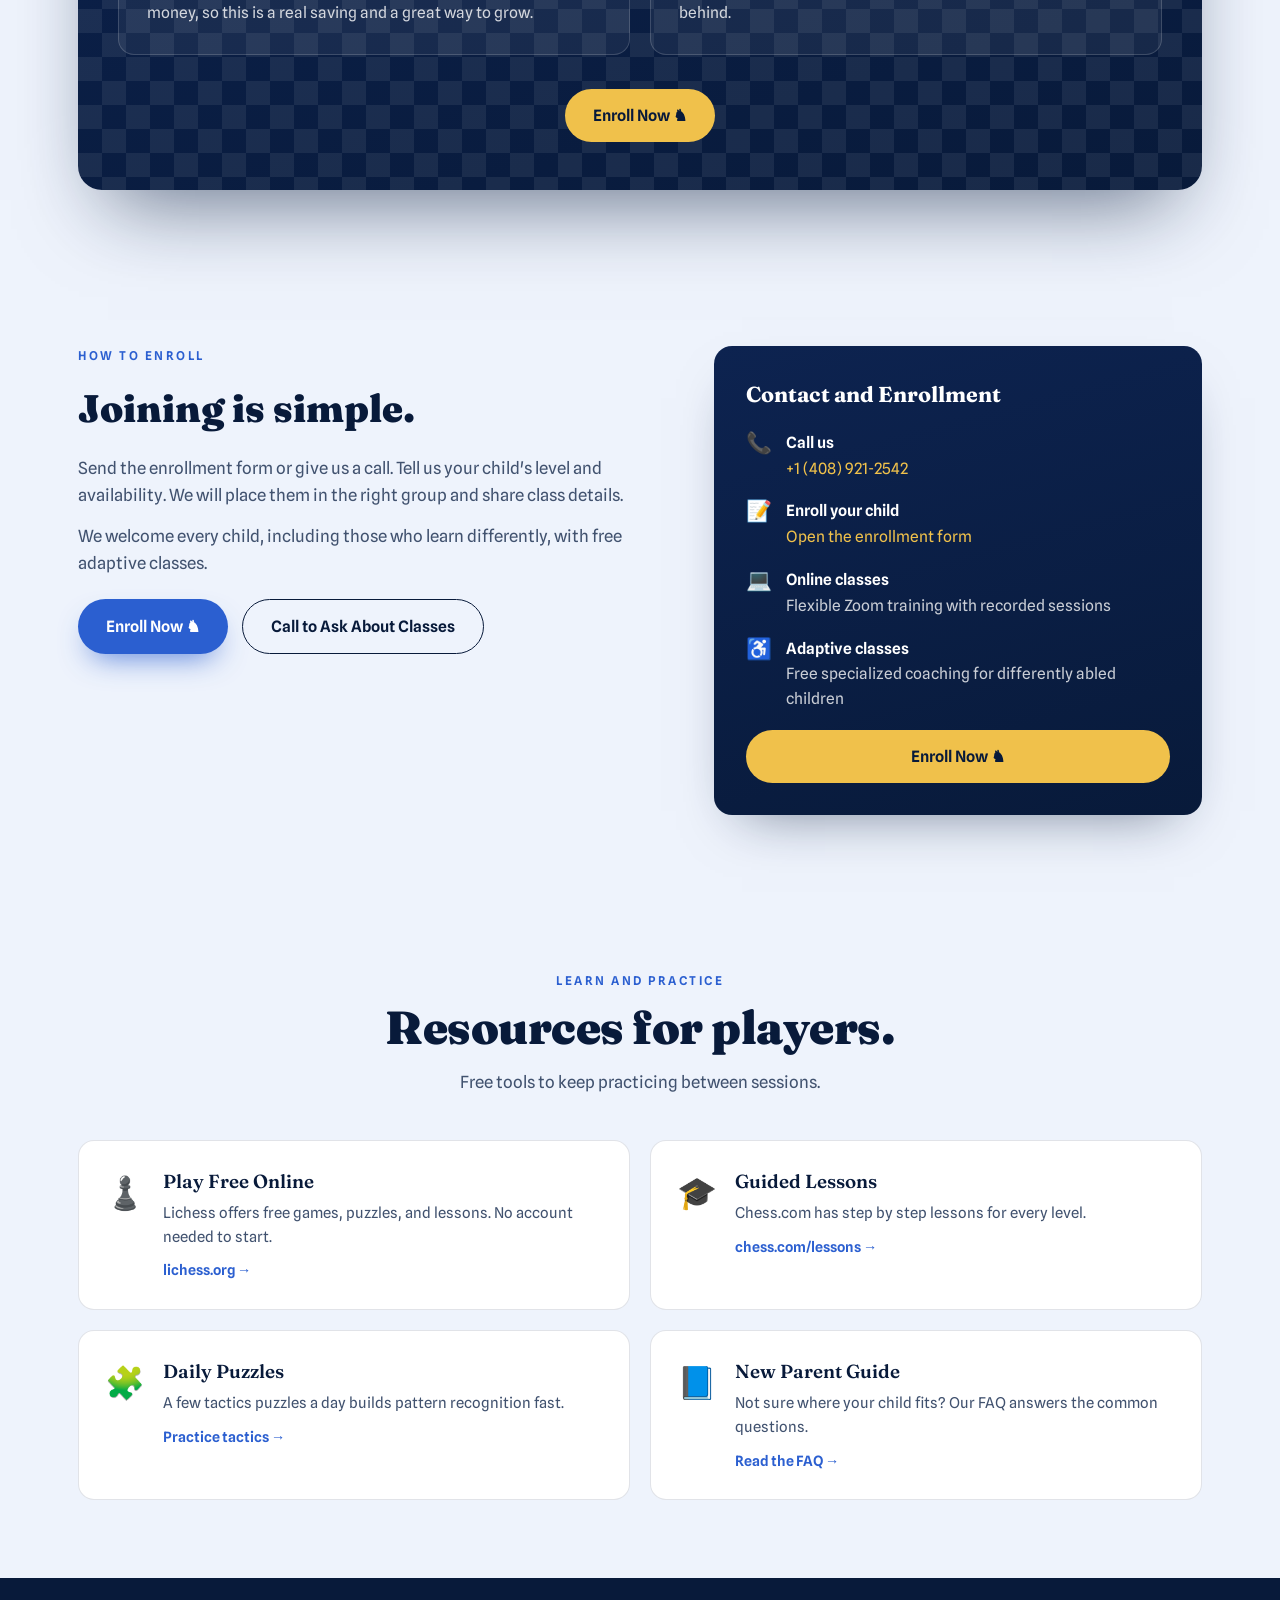
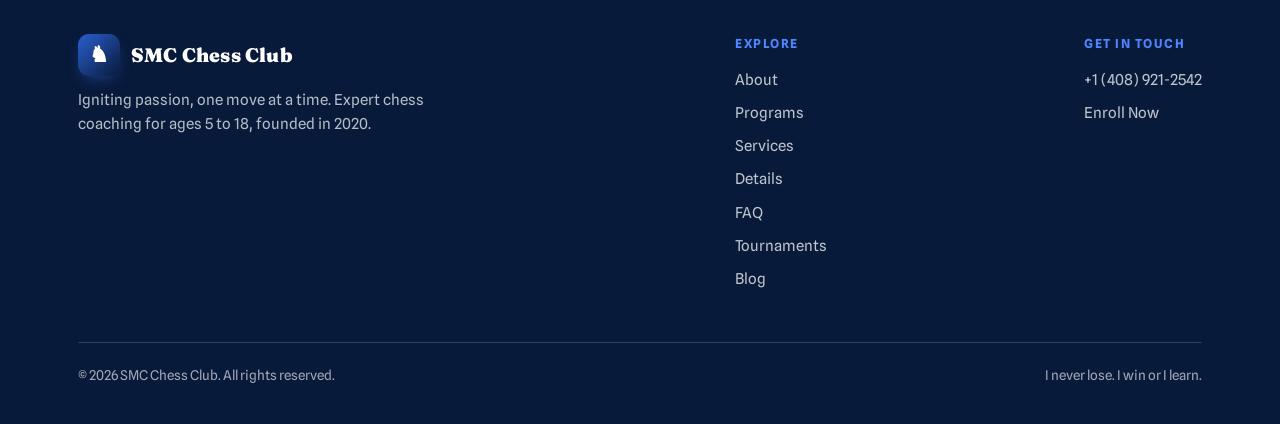
<file: details.html>
<!DOCTYPE html>
<html lang="en">
<head>
<meta charset="UTF-8">
<meta name="viewport" content="width=device-width, initial-scale=1.0">
<title>Details — SMC Chess Club</title>
<meta name="description" content="Class schedule, contact, and booking for SMC Chess Club. Call +1 (408) 921-2542 to enroll.">
<link rel="preconnect" href="https://fonts.googleapis.com">
<link rel="preconnect" href="https://fonts.gstatic.com" crossorigin>
<link href="https://fonts.googleapis.com/css2?family=Fraunces:ital,opsz,wght@0,9..144,400;0,9..144,600;0,9..144,900;1,9..144,500&family=Spline+Sans:wght@400;500;600&display=swap" rel="stylesheet">
<link rel="stylesheet" href="styles.css">
</head>
<body>
<nav>
  <div class="nav-in">
    <a href="index.html" class="brand"><span class="mark">♞</span> SMC Chess Club</a>
    <div class="nav-links" id="links">
      <a href="index.html" class="">Home</a>
      <a href="about.html" class="">About</a>
      <a href="programs.html" class="">Programs</a>
      <a href="services.html" class="">Services</a>
      <a href="details.html" class="active">Details</a>
      <a href="faq.html" class="">FAQ</a>
      <a href="tournaments.html" class="">Tournaments</a>
      <a href="blog.html" class="">Blog</a>
      <a href="https://forms.gle/wypQJZxzodsCnf7c6" target="_blank" rel="noopener" class="nav-cta">Enroll Now</a>
    </div>
    <button class="burger" id="burger" aria-label="Menu">☰</button>
  </div>
</nav>

<div class="banner">
  <div class="wrap">
    <div class="crumb"><span>🗓️</span> Details</div>
    <h1>When and how it works.</h1>
    <p>Class levels, contact info, and how to enroll.</p>
  </div>
</div>

<section>
  <div class="wrap">
   <div class="sec-head reveal" style="max-width:46em">
      <div class="sec-tag">Class Levels</div>
      <h2>Classes grouped by playing strength.</h2>
      <p>We run weekly classes for every level, from brand new players to tournament competitors. Pick a level to see what your child will work on. Not sure where they fit? Call us and we will help.</p>
    </div>
    <div class="schedule reveal">
      <div class="sched-tabs">
        <button class="sched-tab active" data-level="beg">Beginner</button>
        <button class="sched-tab" data-level="int">Intermediate</button>
        <button class="sched-tab" data-level="adv">Advanced</button>
      </div>
      <div class="sched-panel active" data-level="beg">
        <p>Brand new players start here. We make the board feel friendly fast and build real confidence game by game.</p>
        <div class="sched-scroll">
          <table class="stable">
            <thead><tr><th>Focus</th><th>What it builds</th></tr></thead>
            <tbody>
              <tr><td>How the pieces move</td><td>A solid foundation with no gaps.</td></tr>
              <tr><td>Basic checkmates</td><td>The confidence to finish a game.</td></tr>
              <tr><td>Simple tactics</td><td>Spotting forks, pins, and easy wins.</td></tr>
              <tr><td>Good habits</td><td>Thinking before moving, every time.</td></tr>
            </tbody>
          </table>
        </div>
      </div>
      <div class="sched-panel" data-level="int">
        <p>For players who know the rules and want to win more games. We sharpen pattern recognition and real game skill.</p>
        <div class="sched-scroll">
          <table class="stable">
            <thead><tr><th>Focus</th><th>What it builds</th></tr></thead>
            <tbody>
              <tr><td>Opening principles</td><td>Strong starts without memorizing lines.</td></tr>
              <tr><td>Tactical patterns</td><td>Seeing combinations two moves ahead.</td></tr>
              <tr><td>Endgame basics</td><td>Converting a lead into a win.</td></tr>
              <tr><td>Game review</td><td>Learning from every game played.</td></tr>
            </tbody>
          </table>
        </div>
      </div>
      <div class="sched-panel" data-level="adv">
        <p>For competitive players sharpening for rated play. We build the depth that wins tournaments.</p>
        <div class="sched-scroll">
          <table class="stable">
            <thead><tr><th>Focus</th><th>What it builds</th></tr></thead>
            <tbody>
              <tr><td>Deep opening prep</td><td>A repertoire your child owns.</td></tr>
              <tr><td>Complex tactics</td><td>Calculating sharp positions accurately.</td></tr>
              <tr><td>Endgame technique</td><td>Precision when it matters most.</td></tr>
              <tr><td>Tournament strategy</td><td>Managing clock, nerves, and pressure.</td></tr>
            </tbody>
          </table>
        </div>
      </div>
      <p class="sched-note">Classes run weekly and are held live online over Zoom. Reach out to confirm openings and to get your child placed in the right group and time.</p>
    </div>
  </div>
<script>
    (function(){
      document.querySelectorAll('.sched-tab').forEach(function(t){
        t.addEventListener('click',function(){
          var level=t.getAttribute('data-level');
          document.querySelectorAll('.sched-tab').forEach(function(x){x.classList.toggle('active',x===t);});
          document.querySelectorAll('.sched-panel').forEach(function(p){p.classList.toggle('active',p.getAttribute('data-level')===level);});
        });
      });
    })();
    </script> 
</section>

<section class="alt" style="background:var(--sky)">
  <div class="wrap">
    <div class="perks-band reveal">
      <div class="inner">
        <div class="perks-head">
          <div class="tag">Why Families Stay</div>
          <h2>Big perks, included free.</h2>
          <p>No paid trial classes here. Every enrolled student gets these at no extra cost.</p>
        </div>
        <div class="perks">
          <div class="perk">
            <div class="ico">🏆</div>
            <h4>Free Monthly Tournaments</h4>
            <p>Every student can play in free USCF rated tournaments each month, held in person and online. Rated events normally cost money, so this is a real saving and a great way to grow.</p>
          </div>
          <div class="perk">
            <div class="ico">🤝</div>
            <h4>Free Extra Help</h4>
            <p>If a student falls behind or needs help with homework, they get an extra class at no charge. We make sure no child is left behind.</p>
          </div>
        </div>
        <div class="perks-cta">
          <a href="https://forms.gle/wypQJZxzodsCnf7c6" target="_blank" rel="noopener" class="btn btn-gold">Enroll Now ♞</a>
        </div>
      </div>
    </div>
  </div>
</section>

<section>
  <div class="wrap">
    <div class="sched">
      <div class="reveal">
        <div class="sec-tag">How to Enroll</div>
        <h2 style="font-family:'Fraunces',serif;font-size:clamp(1.8rem,3.4vw,2.4rem);font-weight:900;color:var(--navy);margin:12px 0 16px">Joining is simple.</h2>
        <p style="color:var(--ink-soft);font-size:1.05rem;margin-bottom:14px">Send the enrollment form or give us a call. Tell us your child's level and availability. We will place them in the right group and share class details.</p>
        <p style="color:var(--ink-soft);font-size:1.05rem;margin-bottom:22px">We welcome every child, including those who learn differently, with free adaptive classes.</p>
        <div class="btn-row"><a href="https://forms.gle/wypQJZxzodsCnf7c6" target="_blank" rel="noopener" class="btn btn-primary">Enroll Now ♞</a><a href="tel:+14089212542" class="btn btn-ghost">Call to Ask About Classes</a></div>
      </div>
      <div class="where reveal" style="transition-delay:.1s">
        <h4>Contact and Enrollment</h4>
        <div class="row"><span class="k">📞</span><span class="v"><strong>Call us</strong><a href="tel:+14089212542">+1 (408) 921-2542</a></span></div>
        <div class="row"><span class="k">📝</span><span class="v"><strong>Enroll your child</strong><a href="https://forms.gle/wypQJZxzodsCnf7c6" target="_blank" rel="noopener">Open the enrollment form</a></span></div>
        <div class="row"><span class="k">💻</span><span class="v"><strong>Online classes</strong>Flexible Zoom training with recorded sessions</span></div>
        <div class="row"><span class="k">♿</span><span class="v"><strong>Adaptive classes</strong>Free specialized coaching for differently abled children</span></div>
        <div class="btn-row" style="margin-top:8px"><a href="https://forms.gle/wypQJZxzodsCnf7c6" target="_blank" rel="noopener" class="btn btn-gold" style="width:100%;justify-content:center">Enroll Now ♞</a></div>
      </div>
    </div>
  </div>
</section>

<section class="alt" style="background:var(--sky)">
  <div class="wrap">
    <div class="sec-head center reveal">
      <div class="sec-tag" style="color:var(--blue)">Learn and Practice</div>
      <h2 style="color:var(--navy)">Resources for players.</h2>
      <p style="margin:0 auto;color:var(--ink-soft)">Free tools to keep practicing between sessions.</p>
    </div>
    <div class="res-grid">
      <a href="https://lichess.org" target="_blank" rel="noopener" class="res reveal"><span class="ico">♟️</span><div><h4>Play Free Online</h4><p>Lichess offers free games, puzzles, and lessons. No account needed to start.</p><span class="lnk">lichess.org →</span></div></a>
      <a href="https://www.chess.com/lessons" target="_blank" rel="noopener" class="res reveal" style="transition-delay:.08s"><span class="ico">🎓</span><div><h4>Guided Lessons</h4><p>Chess.com has step by step lessons for every level.</p><span class="lnk">chess.com/lessons →</span></div></a>
      <a href="https://lichess.org/training" target="_blank" rel="noopener" class="res reveal" style="transition-delay:.16s"><span class="ico">🧩</span><div><h4>Daily Puzzles</h4><p>A few tactics puzzles a day builds pattern recognition fast.</p><span class="lnk">Practice tactics →</span></div></a>
      <a href="faq.html" class="res reveal" style="transition-delay:.24s"><span class="ico">📘</span><div><h4>New Parent Guide</h4><p>Not sure where your child fits? Our FAQ answers the common questions.</p><span class="lnk">Read the FAQ →</span></div></a>
    </div>
  </div>
</section>
<footer>
  <div class="wrap">
    <div class="foot-grid">
      <div class="foot-brand">
        <a href="index.html" class="brand"><span class="mark">♞</span> SMC Chess Club</a>
        <p>Igniting passion, one move at a time. Expert chess coaching for ages 5 to 18, founded in 2020.</p>
      </div>
      <div class="foot-col">
        <h5>Explore</h5>
        <a href="about.html">About</a>
        <a href="programs.html">Programs</a>
        <a href="services.html">Services</a>
        <a href="details.html">Details</a>
        <a href="faq.html">FAQ</a>
        <a href="tournaments.html">Tournaments</a>
        <a href="blog.html">Blog</a>
      </div>
      <div class="foot-col">
        <h5>Get in Touch</h5>
        <a href="tel:+14089212542">+1 (408) 921-2542</a>
        <a href="https://forms.gle/wypQJZxzodsCnf7c6" target="_blank" rel="noopener">Enroll Now</a>
      </div>
    </div>
    <div class="foot-base">
      <span>&copy; <span id="yr"></span> SMC Chess Club. All rights reserved.</span>
      <span>I never lose. I win or I learn.</span>
    </div>
  </div>
</footer>
<script src="shared.js"></script>
</body>
</html>
</file>
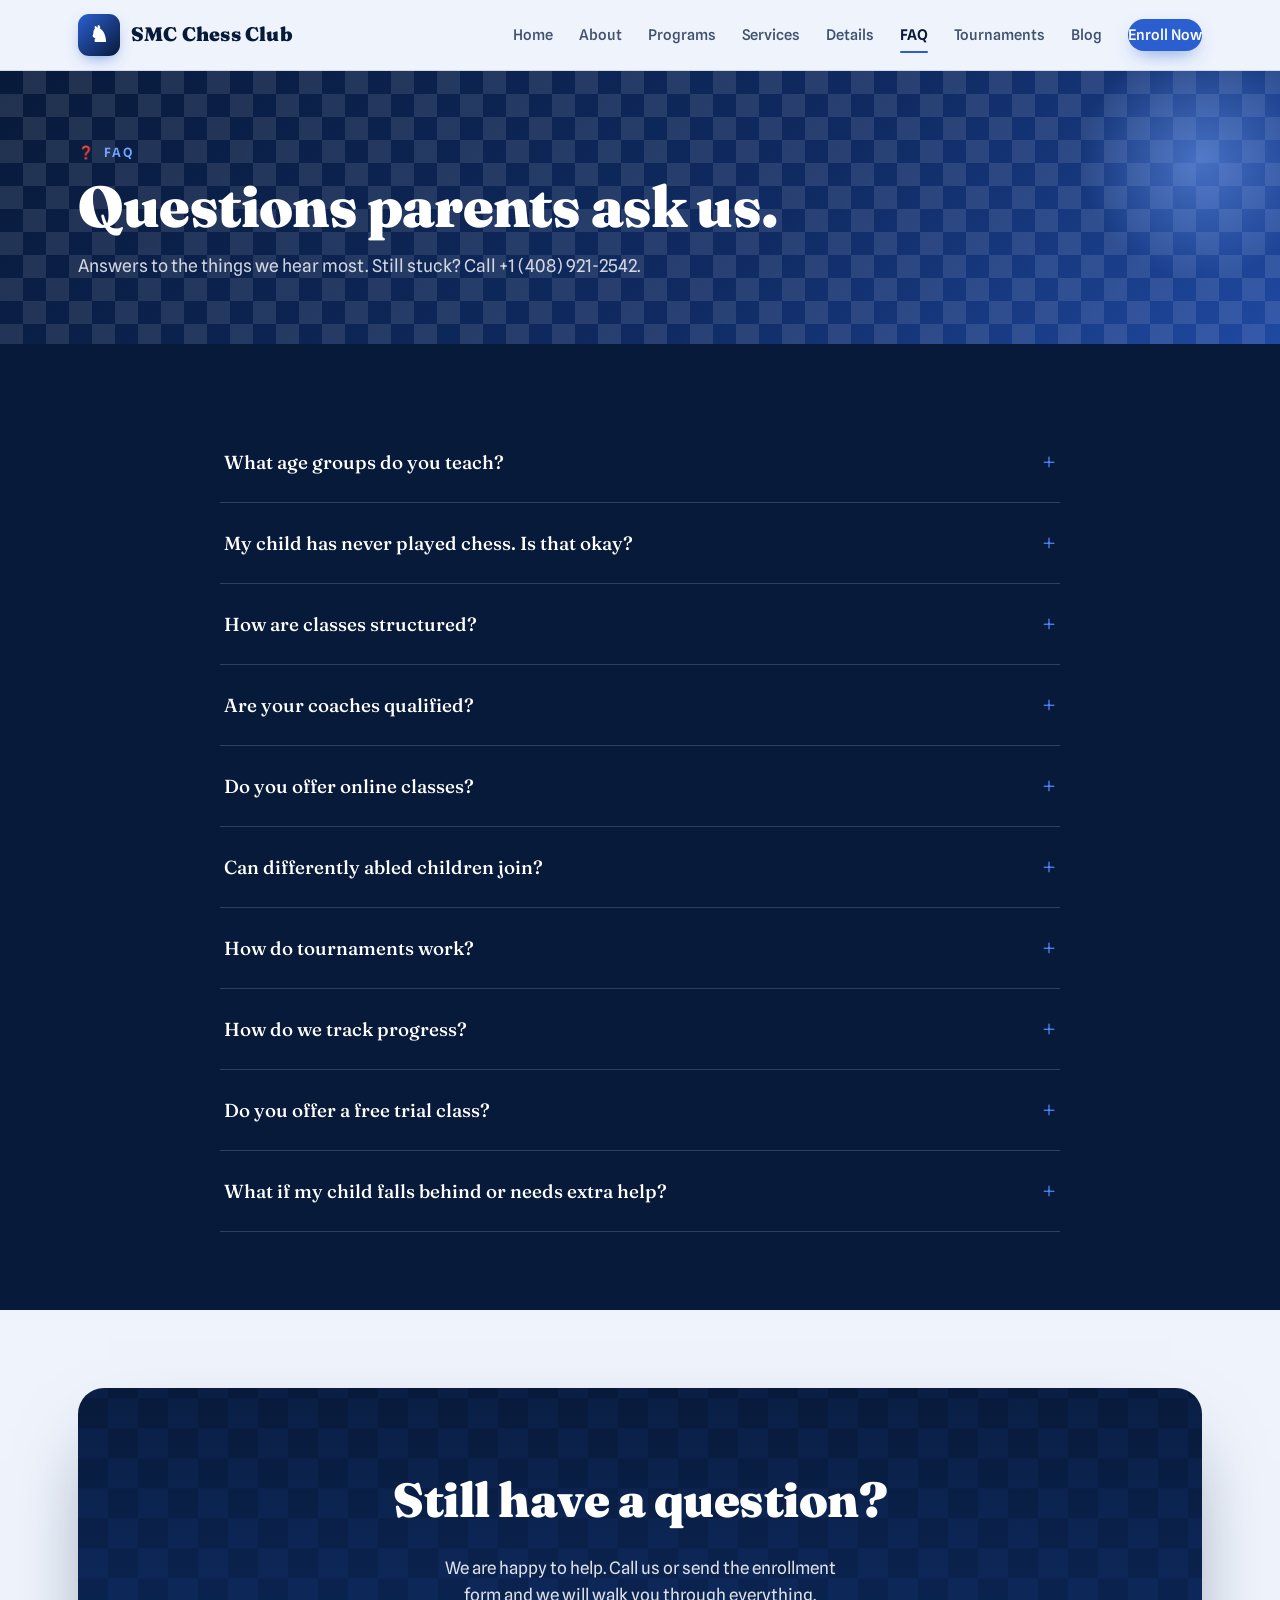
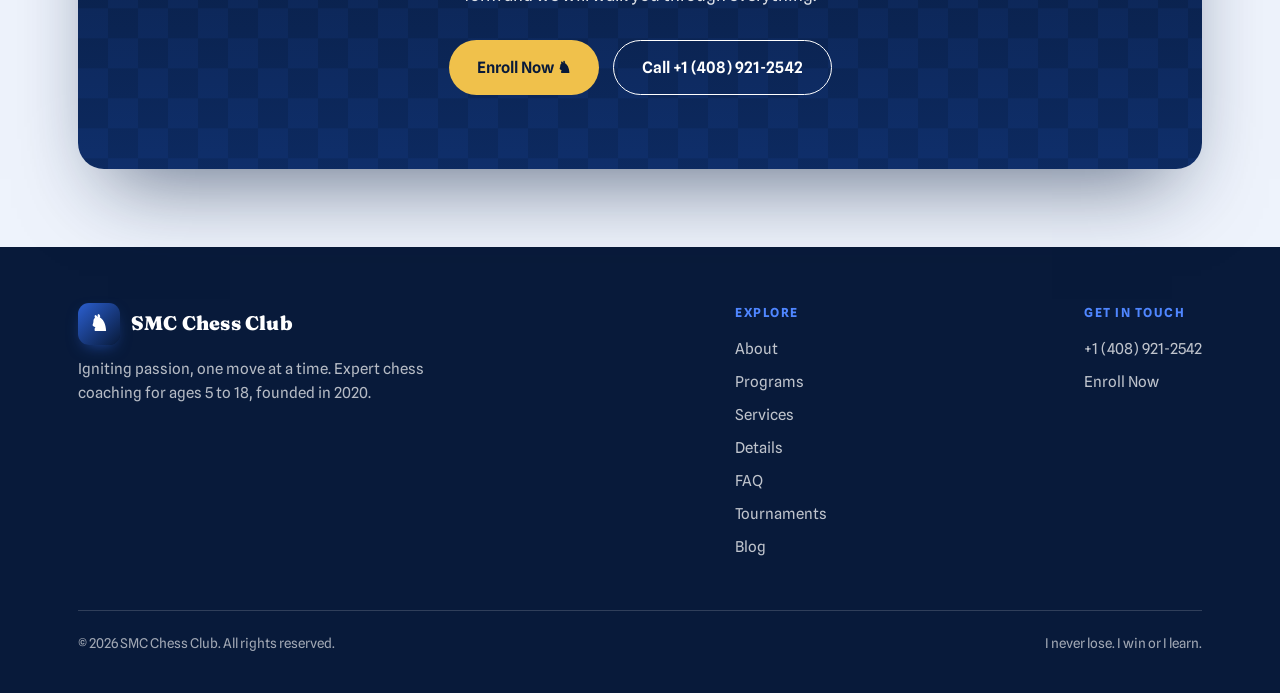
<file: faq.html>
<!DOCTYPE html>
<html lang="en">
<head>
<meta charset="UTF-8">
<meta name="viewport" content="width=device-width, initial-scale=1.0">
<title>FAQ — SMC Chess Club</title>
<meta name="description" content="Frequently asked questions about SMC Chess Club. Ages, beginners, class structure, coaches, online classes, adaptive classes, tournaments, and progress tracking.">
<link rel="preconnect" href="https://fonts.googleapis.com">
<link rel="preconnect" href="https://fonts.gstatic.com" crossorigin>
<link href="https://fonts.googleapis.com/css2?family=Fraunces:ital,opsz,wght@0,9..144,400;0,9..144,600;0,9..144,900;1,9..144,500&family=Spline+Sans:wght@400;500;600&display=swap" rel="stylesheet">
<link rel="stylesheet" href="styles.css">
</head>
<body>
<nav>
  <div class="nav-in">
    <a href="index.html" class="brand"><span class="mark">♞</span> SMC Chess Club</a>
    <div class="nav-links" id="links">
      <a href="index.html" class="">Home</a>
      <a href="about.html" class="">About</a>
      <a href="programs.html" class="">Programs</a>
      <a href="services.html" class="">Services</a>
      <a href="details.html" class="">Details</a>
      <a href="faq.html" class="active">FAQ</a>
      <a href="tournaments.html" class="">Tournaments</a>
      <a href="blog.html" class="">Blog</a>
      <a href="https://forms.gle/wypQJZxzodsCnf7c6" target="_blank" rel="noopener" class="nav-cta">Enroll Now</a>
    </div>
    <button class="burger" id="burger" aria-label="Menu">☰</button>
  </div>
</nav>

<div class="banner">
  <div class="wrap">
    <div class="crumb"><span>❓</span> FAQ</div>
    <h1>Questions parents ask us.</h1>
    <p>Answers to the things we hear most. Still stuck? Call +1 (408) 921-2542.</p>
  </div>
</div>

<section class="alt">
  <div class="wrap">
    <div class="faq-wrap">
      <div class="faq reveal"><button><span>What age groups do you teach?</span><span class="plus">+</span></button><div class="ans"><p>We welcome children aged <strong>5 to 18</strong>, with classes tailored for beginners, intermediate, and advanced players.</p></div></div>
      <div class="faq reveal"><button><span>My child has never played chess. Is that okay?</span><span class="plus">+</span></button><div class="ans"><p>Absolutely. Our <strong>beginner friendly coaching</strong> starts with the basics and builds confidence step by step.</p></div></div>
      <div class="faq reveal"><button><span>How are classes structured?</span><span class="plus">+</span></button><div class="ans"><p>Lessons mix theory, puzzles, and gameplay. Groups are divided by skill level to ensure personalized attention.</p></div></div>
      <div class="faq reveal"><button><span>Are your coaches qualified?</span><span class="plus">+</span></button><div class="ans"><p>Yes. Our coaches are <strong>FIDE certified</strong> and experienced in teaching children, with a focus on fun and growth.</p></div></div>
      <div class="faq reveal"><button><span>Do you offer online classes?</span><span class="plus">+</span></button><div class="ans"><p>Yes. Enjoy flexible <strong>online training</strong> over Zoom, with interactive tools and recorded sessions for practice.</p></div></div>
      <div class="faq reveal"><button><span>Can differently abled children join?</span><span class="plus">+</span></button><div class="ans"><p>Of course. We offer <strong>free adaptive classes</strong> with specialized coaching to empower every child.</p></div></div>
      <div class="faq reveal"><button><span>How do tournaments work?</span><span class="plus">+</span></button><div class="ans"><p>We host monthly <strong>in person and online tournaments</strong> with categories for all levels. Trophies and certificates await winners.</p></div></div>
      <div class="faq reveal"><button><span>How do we track progress?</span><span class="plus">+</span></button><div class="ans"><p>Parents receive monthly reports on skills mastered, tournament results, and personalized feedback from coaches.</p></div></div>
      <div class="faq reveal"><button><span>Do you offer a free trial class?</span><span class="plus">+</span></button><div class="ans"><p>We do not run paid or trial demo classes. Instead, every enrolled student gets <strong>free monthly USCF rated tournaments</strong> and <strong>free extra help</strong> if they ever fall behind. That gives families far more lasting value.</p></div></div>
      <div class="faq reveal"><button><span>What if my child falls behind or needs extra help?</span><span class="plus">+</span></button><div class="ans"><p>They get an <strong>extra class at no charge</strong>. If a student needs help catching up or with homework, we make sure they get it. No child is left behind.</p></div></div>
    </div>
  </div>
</section>

<section>
  <div class="wrap">
    <div class="join reveal">
      <h2>Still have a question?</h2>
      <p>We are happy to help. Call us or send the enrollment form and we will walk you through everything.</p>
      <div class="btn-row" style="justify-content:center">
        <a href="https://forms.gle/wypQJZxzodsCnf7c6" target="_blank" rel="noopener" class="btn btn-gold">Enroll Now ♞</a>
        <a href="tel:+14089212542" class="btn btn-ghost" style="border-color:#fff;color:#fff">Call +1 (408) 921-2542</a>
      </div>
    </div>
  </div>
</section>
<footer>
  <div class="wrap">
    <div class="foot-grid">
      <div class="foot-brand">
        <a href="index.html" class="brand"><span class="mark">♞</span> SMC Chess Club</a>
        <p>Igniting passion, one move at a time. Expert chess coaching for ages 5 to 18, founded in 2020.</p>
      </div>
      <div class="foot-col">
        <h5>Explore</h5>
        <a href="about.html">About</a>
        <a href="programs.html">Programs</a>
        <a href="services.html">Services</a>
        <a href="details.html">Details</a>
        <a href="faq.html">FAQ</a>
        <a href="tournaments.html">Tournaments</a>
        <a href="blog.html">Blog</a>
      </div>
      <div class="foot-col">
        <h5>Get in Touch</h5>
        <a href="tel:+14089212542">+1 (408) 921-2542</a>
        <a href="https://forms.gle/wypQJZxzodsCnf7c6" target="_blank" rel="noopener">Enroll Now</a>
      </div>
    </div>
    <div class="foot-base">
      <span>&copy; <span id="yr"></span> SMC Chess Club. All rights reserved.</span>
      <span>I never lose. I win or I learn.</span>
    </div>
  </div>
</footer>
<script src="shared.js"></script>
</body>
</html>
</file>
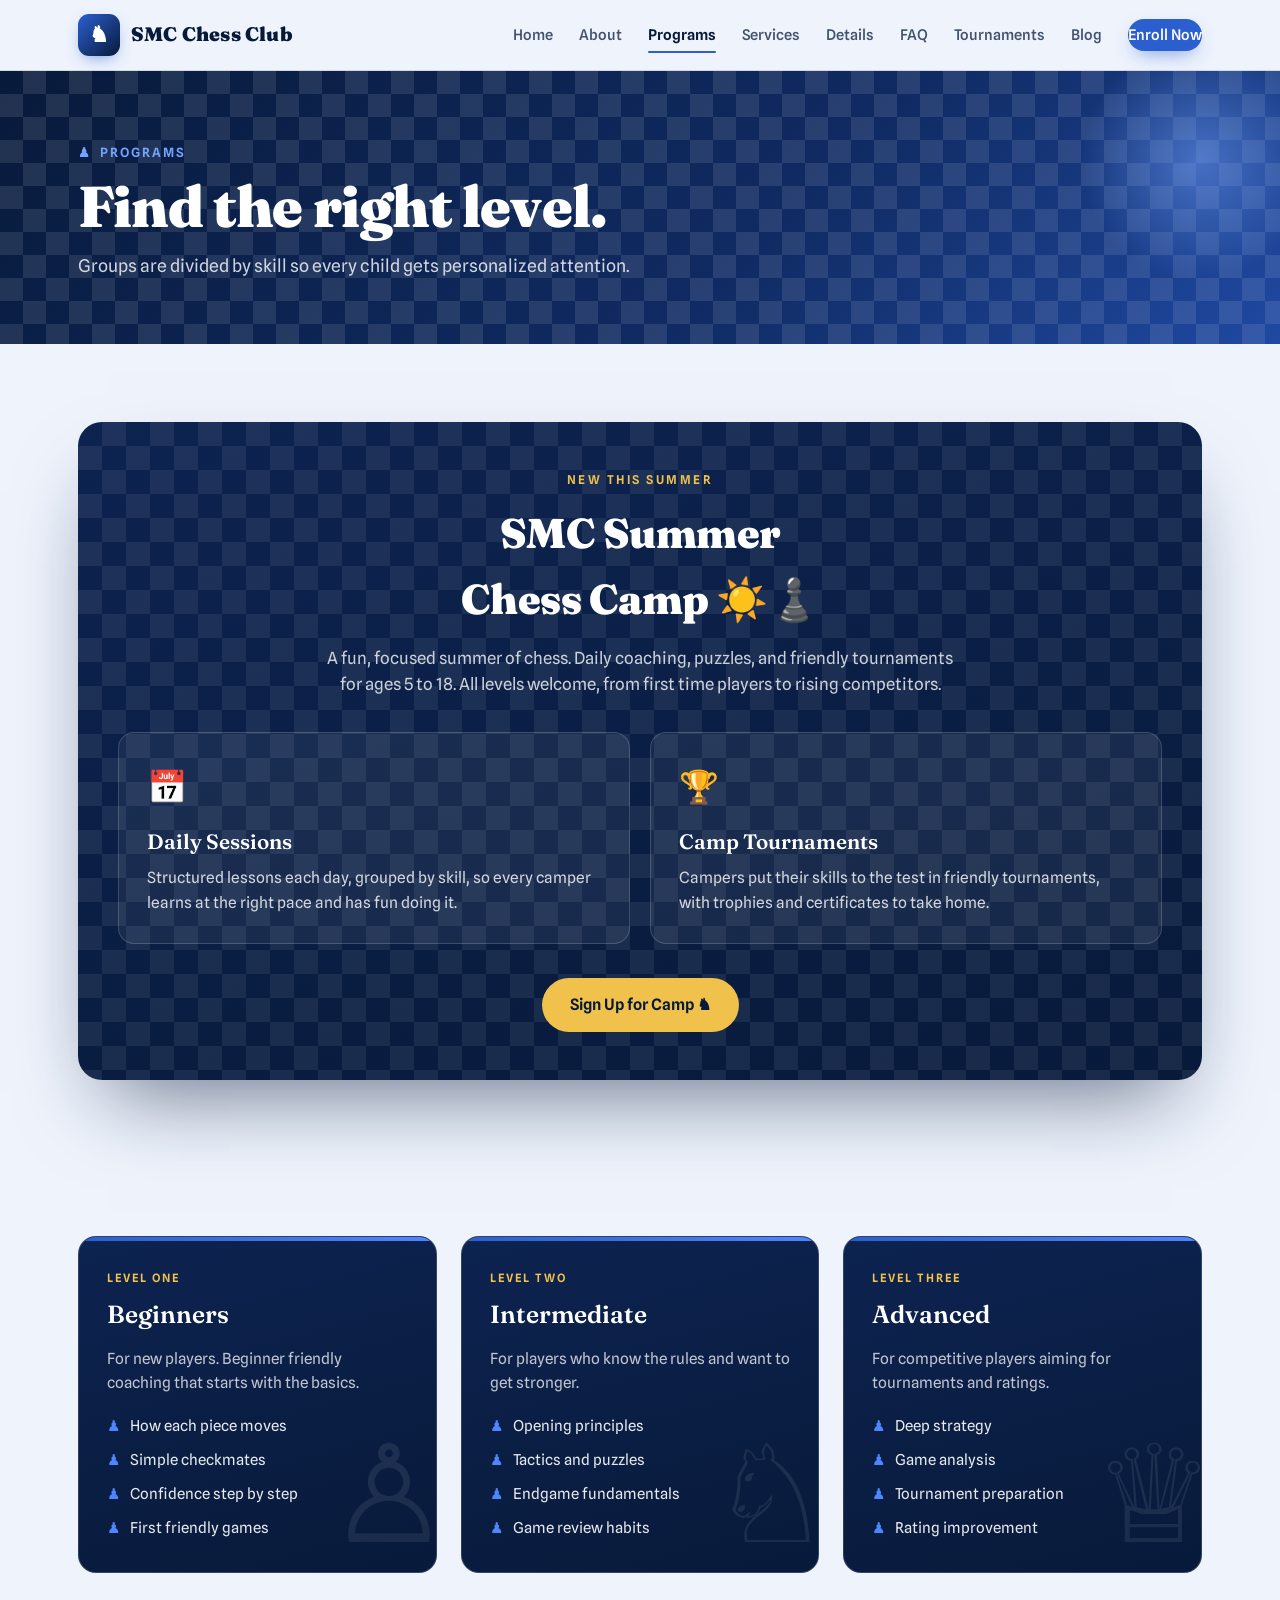
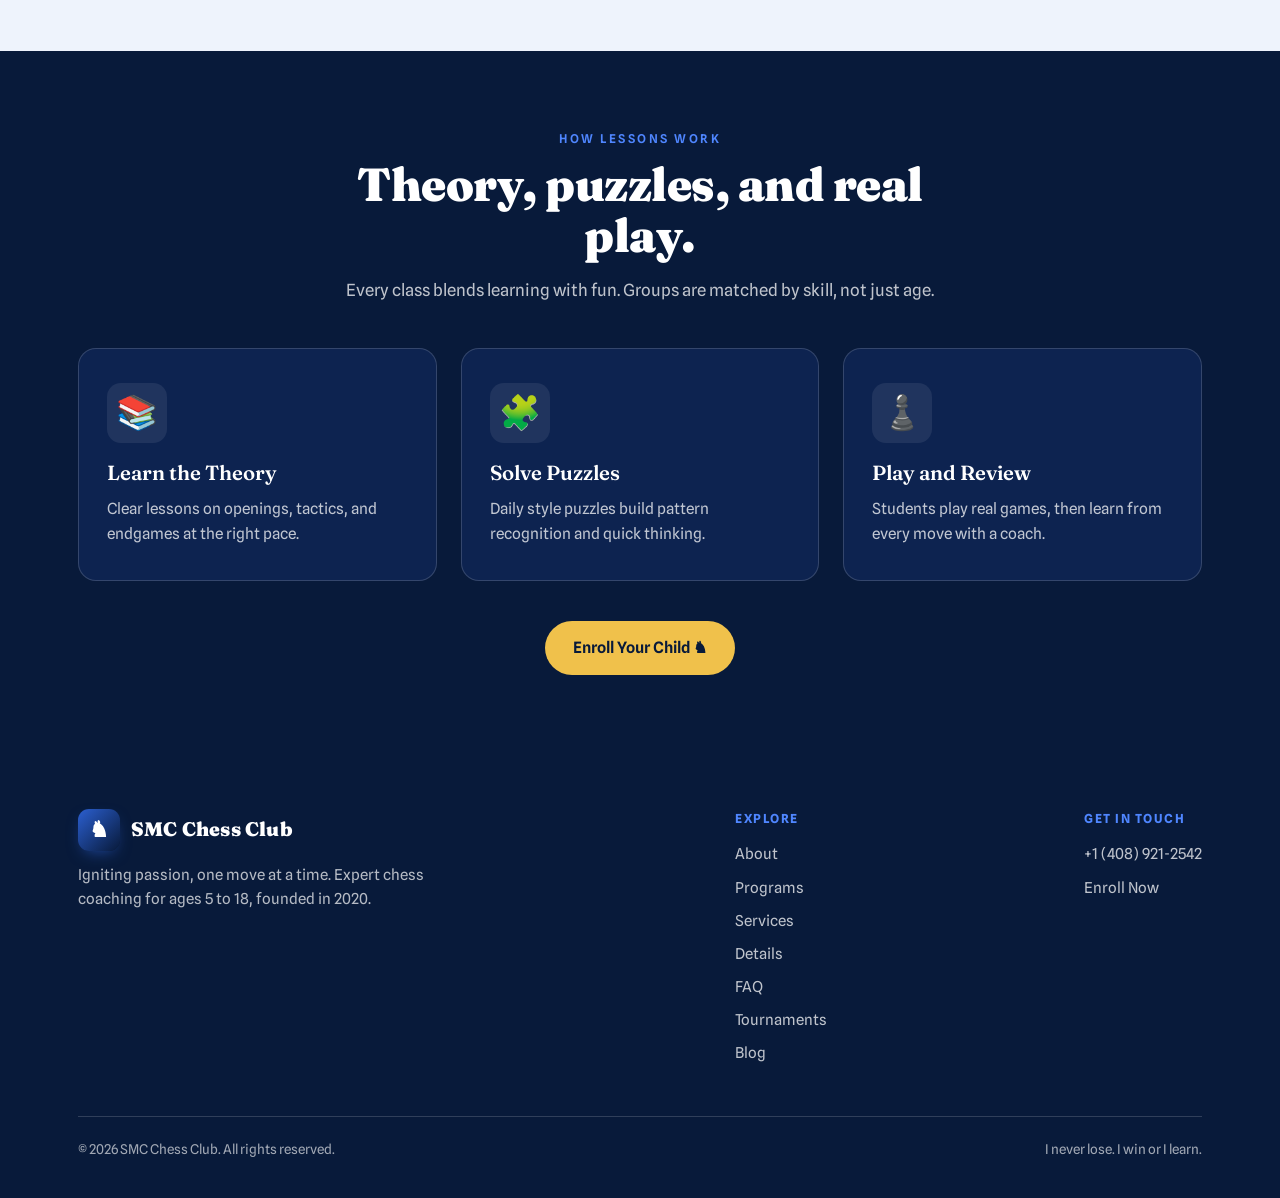
<file: programs.html>
<!DOCTYPE html>
<html lang="en">
<head>
<meta charset="UTF-8">
<meta name="viewport" content="width=device-width, initial-scale=1.0">
<title>Programs — SMC Chess Club</title>
<meta name="description" content="SMC Chess Club programs for beginner, intermediate, and advanced players. Lessons mix theory, puzzles, and gameplay.">
<link rel="preconnect" href="https://fonts.googleapis.com">
<link rel="preconnect" href="https://fonts.gstatic.com" crossorigin>
<link href="https://fonts.googleapis.com/css2?family=Fraunces:ital,opsz,wght@0,9..144,400;0,9..144,600;0,9..144,900;1,9..144,500&family=Spline+Sans:wght@400;500;600&display=swap" rel="stylesheet">
<link rel="stylesheet" href="styles.css">
</head>
<body>
<nav>
  <div class="nav-in">
    <a href="index.html" class="brand"><span class="mark">♞</span> SMC Chess Club</a>
    <div class="nav-links" id="links">
      <a href="index.html" class="">Home</a>
      <a href="about.html" class="">About</a>
      <a href="programs.html" class="active">Programs</a>
      <a href="services.html" class="">Services</a>
      <a href="details.html" class="">Details</a>
      <a href="faq.html" class="">FAQ</a>
      <a href="tournaments.html" class="">Tournaments</a>
      <a href="blog.html" class="">Blog</a>
      <a href="https://forms.gle/wypQJZxzodsCnf7c6" target="_blank" rel="noopener" class="nav-cta">Enroll Now</a>
    </div>
    <button class="burger" id="burger" aria-label="Menu">☰</button>
  </div>
</nav>

<div class="banner">
  <div class="wrap">
    <div class="crumb"><span>♟</span> Programs</div>
    <h1>Find the right level.</h1>
    <p>Groups are divided by skill so every child gets personalized attention.</p>
  </div>
</div>

<!-- ===== SUMMER CAMP ===== -->
<section>
  <div class="wrap">
    <div class="perks-band reveal">
      <div class="inner">
        <div class="perks-head">
          <div class="tag">New This Summer</div>
          <h2>SMC Summer Chess Camp ☀️♟️</h2>
          <p>A fun, focused summer of chess. Daily coaching, puzzles, and friendly tournaments for ages 5 to 18. All levels welcome, from first time players to rising competitors.</p>
        </div>
        <div class="perks">
          <div class="perk">
            <div class="ico">📅</div>
            <h4>Daily Sessions</h4>
            <p>Structured lessons each day, grouped by skill, so every camper learns at the right pace and has fun doing it.</p>
          </div>
          <div class="perk">
            <div class="ico">🏆</div>
            <h4>Camp Tournaments</h4>
            <p>Campers put their skills to the test in friendly tournaments, with trophies and certificates to take home.</p>
          </div>
        </div>
        <div class="perks-cta">
          <!-- EDIT: paste your Google Form share link (forms.gle/...) inside the quotes on the line below -->
          <a href="https://forms.gle/9sYYs69sJFLF8YD37" target="_blank" rel="noopener" class="btn btn-gold">Sign Up for Camp ♞</a>
        </div>
      </div>
    </div>
  </div>
</section>

<section>
  <div class="wrap">
    <div class="cards">
      <div class="card reveal">
        <span class="pc-bg">♙</span>
        <div class="tier">Level One</div>
        <h3>Beginners</h3>
        <p>For new players. Beginner friendly coaching that starts with the basics.</p>
        <ul>
          <li>How each piece moves</li>
          <li>Simple checkmates</li>
          <li>Confidence step by step</li>
          <li>First friendly games</li>
        </ul>
      </div>
      <div class="card reveal" style="transition-delay:.1s">
        <span class="pc-bg">♘</span>
        <div class="tier">Level Two</div>
        <h3>Intermediate</h3>
        <p>For players who know the rules and want to get stronger.</p>
        <ul>
          <li>Opening principles</li>
          <li>Tactics and puzzles</li>
          <li>Endgame fundamentals</li>
          <li>Game review habits</li>
        </ul>
      </div>
      <div class="card reveal" style="transition-delay:.2s">
        <span class="pc-bg">♕</span>
        <div class="tier">Level Three</div>
        <h3>Advanced</h3>
        <p>For competitive players aiming for tournaments and ratings.</p>
        <ul>
          <li>Deep strategy</li>
          <li>Game analysis</li>
          <li>Tournament preparation</li>
          <li>Rating improvement</li>
        </ul>
      </div>
    </div>
  </div>
</section>

<section class="alt">
  <div class="wrap">
    <div class="sec-head center reveal">
      <div class="sec-tag">How Lessons Work</div>
      <h2>Theory, puzzles, and real play.</h2>
      <p style="margin:0 auto">Every class blends learning with fun. Groups are matched by skill, not just age.</p>
    </div>
    <div class="svc-grid">
      <div class="svc reveal" style="background:var(--navy-2);border-color:var(--line-light)"><div class="ico" style="background:rgba(255,255,255,.08)">📚</div><h4 style="color:#fff">Learn the Theory</h4><p style="color:rgba(255,255,255,.74)">Clear lessons on openings, tactics, and endgames at the right pace.</p></div>
      <div class="svc reveal" style="transition-delay:.1s;background:var(--navy-2);border-color:var(--line-light)"><div class="ico" style="background:rgba(255,255,255,.08)">🧩</div><h4 style="color:#fff">Solve Puzzles</h4><p style="color:rgba(255,255,255,.74)">Daily style puzzles build pattern recognition and quick thinking.</p></div>
      <div class="svc reveal" style="transition-delay:.2s;background:var(--navy-2);border-color:var(--line-light)"><div class="ico" style="background:rgba(255,255,255,.08)">♟️</div><h4 style="color:#fff">Play and Review</h4><p style="color:rgba(255,255,255,.74)">Students play real games, then learn from every move with a coach.</p></div>
    </div>
    <div class="btn-row reveal" style="justify-content:center;margin-top:40px">
      <a href="https://forms.gle/wypQJZxzodsCnf7c6" target="_blank" rel="noopener" class="btn btn-gold">Enroll Your Child ♞</a>
    </div>
  </div>
</section>
<footer>
  <div class="wrap">
    <div class="foot-grid">
      <div class="foot-brand">
        <a href="index.html" class="brand"><span class="mark">♞</span> SMC Chess Club</a>
        <p>Igniting passion, one move at a time. Expert chess coaching for ages 5 to 18, founded in 2020.</p>
      </div>
      <div class="foot-col">
        <h5>Explore</h5>
        <a href="about.html">About</a>
        <a href="programs.html">Programs</a>
        <a href="services.html">Services</a>
        <a href="details.html">Details</a>
        <a href="faq.html">FAQ</a>
        <a href="tournaments.html">Tournaments</a>
        <a href="blog.html">Blog</a>
      </div>
      <div class="foot-col">
        <h5>Get in Touch</h5>
        <a href="tel:+14089212542">+1 (408) 921-2542</a>
        <a href="https://forms.gle/wypQJZxzodsCnf7c6" target="_blank" rel="noopener">Enroll Now</a>
      </div>
    </div>
    <div class="foot-base">
      <span>&copy; <span id="yr"></span> SMC Chess Club. All rights reserved.</span>
      <span>I never lose. I win or I learn.</span>
    </div>
  </div>
</footer>
<script src="shared.js"></script>
</body>
</html>
</file>
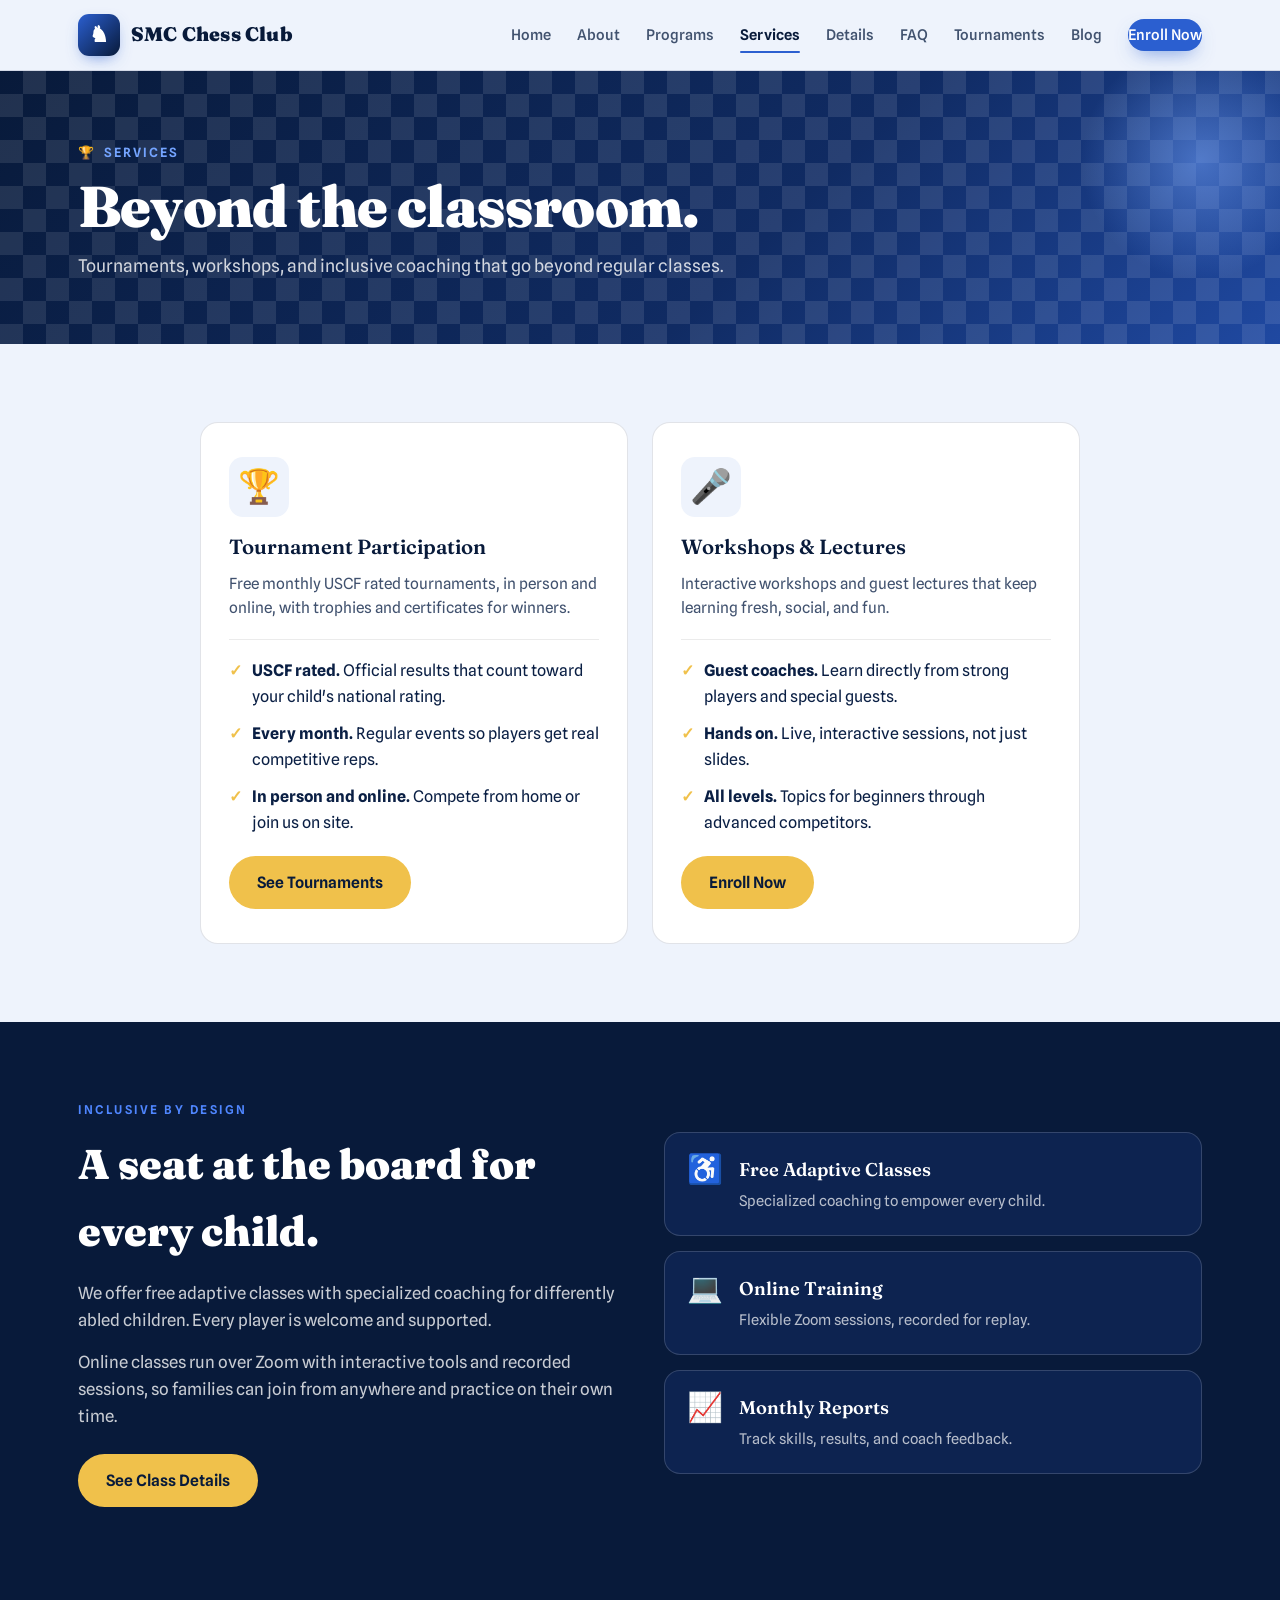
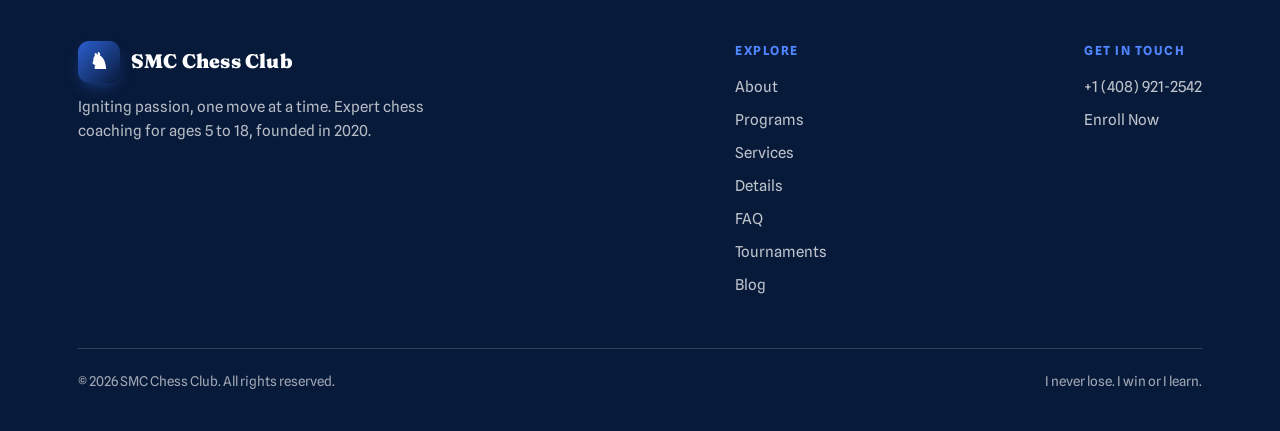
<file: services.html>
<!DOCTYPE html>
<html lang="en">
<head>
<meta charset="UTF-8">
<meta name="viewport" content="width=device-width, initial-scale=1.0">
<title>Services — SMC Chess Club</title>
<meta name="description" content="SMC Chess Club services. Chess coaching and training, free monthly USCF rated tournaments, and interactive workshops and guest lectures.">
<link rel="preconnect" href="https://fonts.googleapis.com">
<link rel="preconnect" href="https://fonts.gstatic.com" crossorigin>
<link href="https://fonts.googleapis.com/css2?family=Fraunces:ital,opsz,wght@0,9..144,400;0,9..144,600;0,9..144,900;1,9..144,500&family=Spline+Sans:wght@400;500;600&display=swap" rel="stylesheet">
<link rel="stylesheet" href="styles.css">
</head>
<body>
<nav>
  <div class="nav-in">
    <a href="index.html" class="brand"><span class="mark">♞</span> SMC Chess Club</a>
    <div class="nav-links" id="links">
      <a href="index.html" class="">Home</a>
      <a href="about.html" class="">About</a>
      <a href="programs.html" class="">Programs</a>
      <a href="services.html" class="active">Services</a>
      <a href="details.html" class="">Details</a>
      <a href="faq.html" class="">FAQ</a>
      <a href="tournaments.html" class="">Tournaments</a>
      <a href="blog.html" class="">Blog</a>
      <a href="https://forms.gle/wypQJZxzodsCnf7c6" target="_blank" rel="noopener" class="nav-cta">Enroll Now</a>
    </div>
    <button class="burger" id="burger" aria-label="Menu">☰</button>
  </div>
</nav>

<div class="banner">
  <div class="wrap">
    <div class="crumb"><span>🏆</span> Services</div>
    <h1>Beyond the classroom.</h1>
    <p>Tournaments, workshops, and inclusive coaching that go beyond regular classes.</p>
  </div>
</div>

<section>
  <div class="wrap">
    <div class="svc-grid" style="grid-template-columns:repeat(2,1fr);gap:24px;max-width:880px;margin:0 auto">

      <div class="svc reveal" style="text-align:left">
        <div class="ico">🏆</div>
        <h4>Tournament Participation</h4>
        <p>Free monthly USCF rated tournaments, in person and online, with trophies and certificates for winners.</p>
        <ul style="list-style:none;padding:0;margin:18px 0 0;display:grid;gap:12px;border-top:1px solid rgba(0,0,0,.08);padding-top:18px">
          <li style="display:flex;gap:10px;align-items:flex-start"><span style="color:var(--gold);font-weight:700">✓</span><span><strong>USCF rated.</strong> Official results that count toward your child's national rating.</span></li>
          <li style="display:flex;gap:10px;align-items:flex-start"><span style="color:var(--gold);font-weight:700">✓</span><span><strong>Every month.</strong> Regular events so players get real competitive reps.</span></li>
          <li style="display:flex;gap:10px;align-items:flex-start"><span style="color:var(--gold);font-weight:700">✓</span><span><strong>In person and online.</strong> Compete from home or join us on site.</span></li>
        </ul>
        <div class="btn-row" style="margin-top:20px"><a href="tournaments.html" class="btn btn-gold">See Tournaments</a></div>
      </div>

      <div class="svc reveal" style="text-align:left;transition-delay:.1s">
        <div class="ico">🎤</div>
        <h4>Workshops &amp; Lectures</h4>
        <p>Interactive workshops and guest lectures that keep learning fresh, social, and fun.</p>
        <ul style="list-style:none;padding:0;margin:18px 0 0;display:grid;gap:12px;border-top:1px solid rgba(0,0,0,.08);padding-top:18px">
          <li style="display:flex;gap:10px;align-items:flex-start"><span style="color:var(--gold);font-weight:700">✓</span><span><strong>Guest coaches.</strong> Learn directly from strong players and special guests.</span></li>
          <li style="display:flex;gap:10px;align-items:flex-start"><span style="color:var(--gold);font-weight:700">✓</span><span><strong>Hands on.</strong> Live, interactive sessions, not just slides.</span></li>
          <li style="display:flex;gap:10px;align-items:flex-start"><span style="color:var(--gold);font-weight:700">✓</span><span><strong>All levels.</strong> Topics for beginners through advanced competitors.</span></li>
        </ul>
        <div class="btn-row" style="margin-top:20px"><a href="https://forms.gle/wypQJZxzodsCnf7c6" target="_blank" rel="noopener" class="btn btn-gold">Enroll Now</a></div>
      </div>

    </div>
  </div>
</section>
<section class="alt">
  <div class="wrap">
    <div class="about-grid">
      <div class="reveal">
        <div class="sec-tag">Inclusive by Design</div>
        <h2 style="color:#fff;font-family:'Fraunces',serif;font-size:clamp(1.9rem,3.6vw,2.6rem);font-weight:900;margin:12px 0 16px">A seat at the board for every child.</h2>
        <p style="color:rgba(255,255,255,.78)">We offer free adaptive classes with specialized coaching for differently abled children. Every player is welcome and supported.</p>
        <p style="color:rgba(255,255,255,.78)">Online classes run over Zoom with interactive tools and recorded sessions, so families can join from anywhere and practice on their own time.</p>
        <div class="btn-row" style="margin-top:24px"><a href="details.html" class="btn btn-gold">See Class Details</a></div>
      </div>
      <div class="pillars reveal" style="transition-delay:.1s">
        <div class="pillar" style="background:var(--navy-2);border-color:var(--line-light)"><span class="ico">♿</span><div><h4 style="color:#fff">Free Adaptive Classes</h4><small style="color:rgba(255,255,255,.7)">Specialized coaching to empower every child.</small></div></div>
        <div class="pillar" style="background:var(--navy-2);border-color:var(--line-light)"><span class="ico">💻</span><div><h4 style="color:#fff">Online Training</h4><small style="color:rgba(255,255,255,.7)">Flexible Zoom sessions, recorded for replay.</small></div></div>
        <div class="pillar" style="background:var(--navy-2);border-color:var(--line-light)"><span class="ico">📈</span><div><h4 style="color:#fff">Monthly Reports</h4><small style="color:rgba(255,255,255,.7)">Track skills, results, and coach feedback.</small></div></div>
      </div>
    </div>
  </div>
</section>
<footer>
  <div class="wrap">
    <div class="foot-grid">
      <div class="foot-brand">
        <a href="index.html" class="brand"><span class="mark">♞</span> SMC Chess Club</a>
        <p>Igniting passion, one move at a time. Expert chess coaching for ages 5 to 18, founded in 2020.</p>
      </div>
      <div class="foot-col">
        <h5>Explore</h5>
        <a href="about.html">About</a>
        <a href="programs.html">Programs</a>
        <a href="services.html">Services</a>
        <a href="details.html">Details</a>
        <a href="faq.html">FAQ</a>
        <a href="tournaments.html">Tournaments</a>
        <a href="blog.html">Blog</a>
      </div>
      <div class="foot-col">
        <h5>Get in Touch</h5>
        <a href="tel:+14089212542">+1 (408) 921-2542</a>
        <a href="https://forms.gle/wypQJZxzodsCnf7c6" target="_blank" rel="noopener">Enroll Now</a>
      </div>
    </div>
    <div class="foot-base">
      <span>&copy; <span id="yr"></span> SMC Chess Club. All rights reserved.</span>
      <span>I never lose. I win or I learn.</span>
    </div>
  </div>
</footer>
<script src="shared.js"></script>
</body>
</html>
</file>
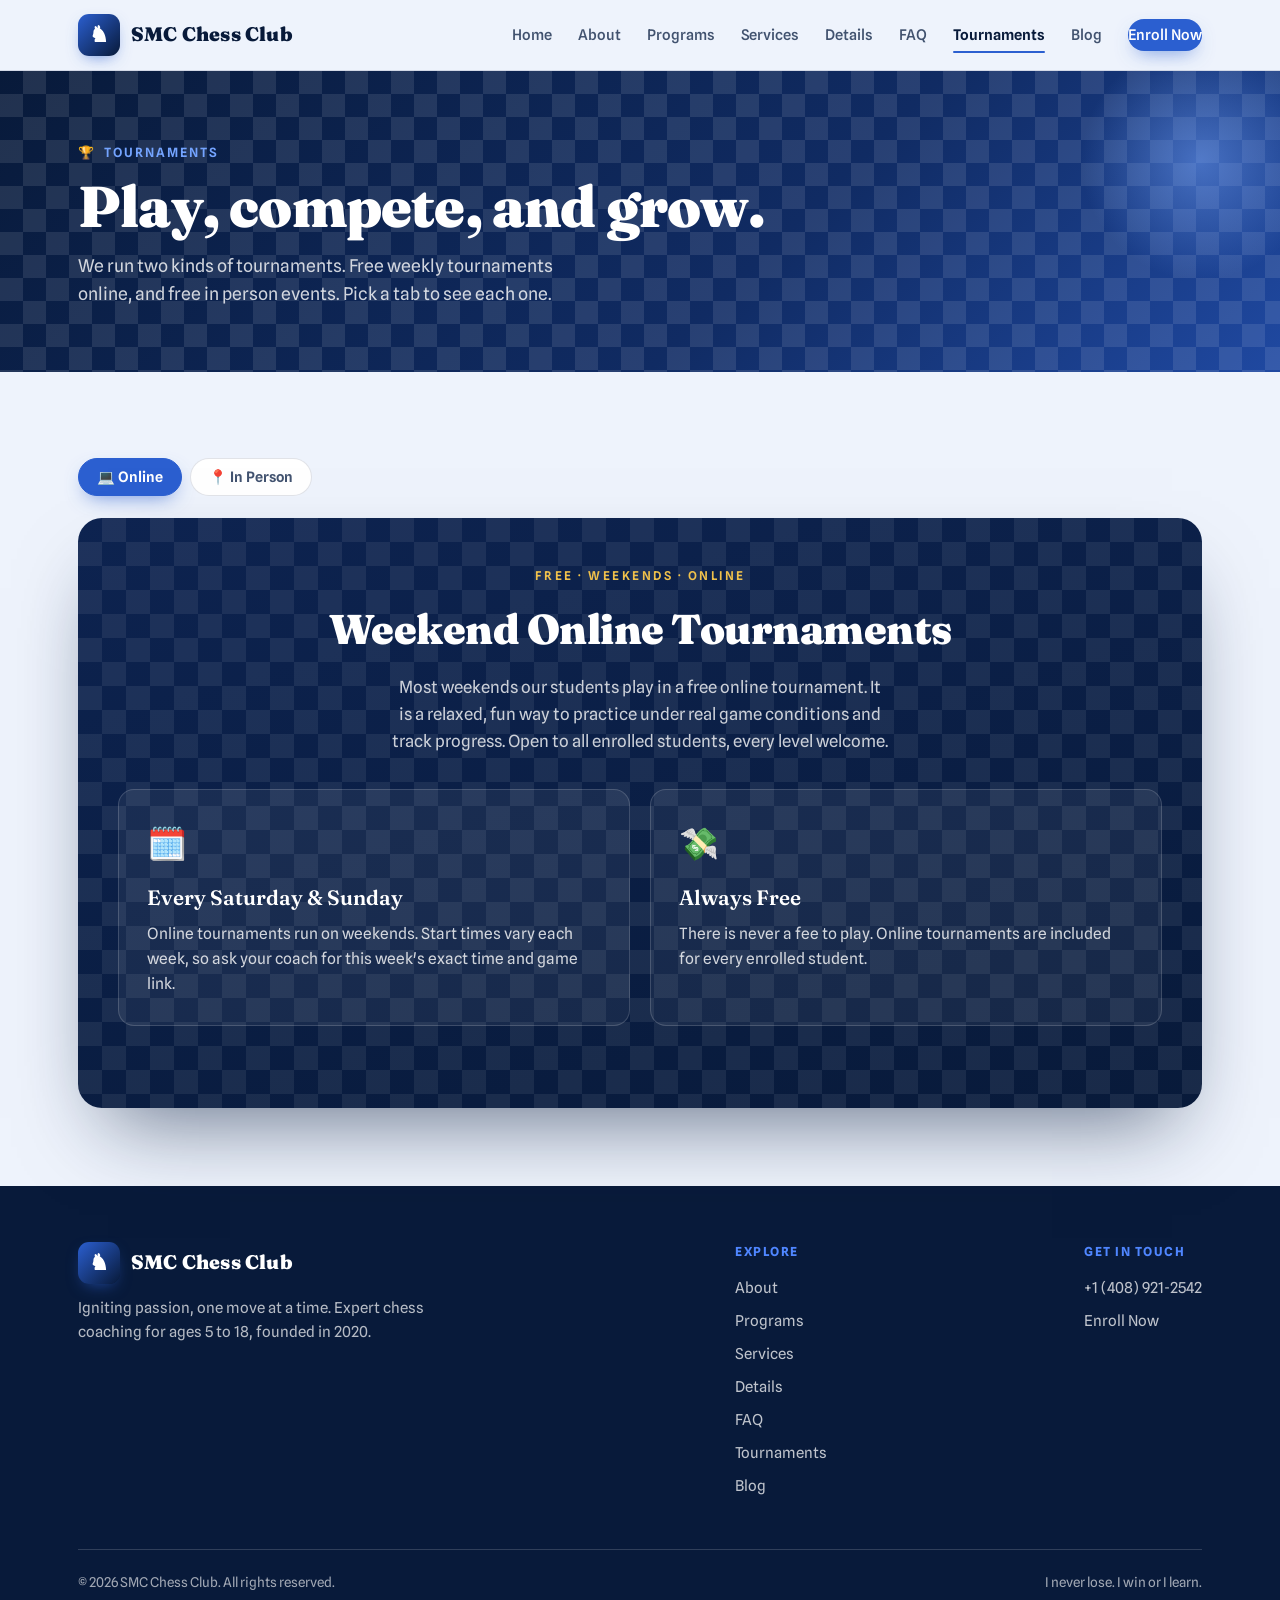
<file: tournaments.html>
<!DOCTYPE html>
<html lang="en">
<head>
<meta charset="UTF-8">
<meta name="viewport" content="width=device-width, initial-scale=1.0">
<title>Tournaments — SMC Chess Club</title>
<meta name="description" content="SMC Chess Club tournaments. Free weekly online tournaments and free in person rated tournaments for all levels, ages 5 to 18.">
<link rel="preconnect" href="https://fonts.googleapis.com">
<link rel="preconnect" href="https://fonts.gstatic.com" crossorigin>
<link href="https://fonts.googleapis.com/css2?family=Fraunces:ital,opsz,wght@0,9..144,400;0,9..144,600;0,9..144,900;1,9..144,500&family=Spline+Sans:wght@400;500;600&display=swap" rel="stylesheet">
<link rel="stylesheet" href="styles.css">
</head>
<body>
<nav>
  <div class="nav-in">
    <a href="index.html" class="brand"><span class="mark">♞</span> SMC Chess Club</a>
    <div class="nav-links" id="links">
      <a href="index.html" class="">Home</a>
      <a href="about.html" class="">About</a>
      <a href="programs.html" class="">Programs</a>
      <a href="services.html" class="">Services</a>
      <a href="details.html" class="">Details</a>
      <a href="faq.html" class="">FAQ</a>
      <a href="tournaments.html" class="active">Tournaments</a>
      <a href="blog.html" class="">Blog</a>
      <a href="https://forms.gle/wypQJZxzodsCnf7c6" target="_blank" rel="noopener" class="nav-cta">Enroll Now</a>
    </div>
    <button class="burger" id="burger" aria-label="Menu">☰</button>
  </div>
</nav>

<div class="banner">
  <div class="wrap">
    <div class="crumb"><span>🏆</span> Tournaments</div>
    <h1>Play, compete, and grow.</h1>
    <p>We run two kinds of tournaments. Free weekly tournaments online, and free in person events. Pick a tab to see each one.</p>
  </div>
</div>

<section>
  <div class="wrap">
    <div class="schedule reveal">
      <div class="sched-tabs">
        <button class="sched-tab active" data-tab="online">💻 Online</button>
        <button class="sched-tab" data-tab="inperson">📍 In Person</button>
      </div>

      <!-- ===== ONLINE TAB ===== -->
      <div class="sched-panel active" data-tab="online">
        <div class="perks-band">
          <div class="inner">
            <div class="perks-head">
              <div class="tag">Free · Weekends · Online</div>
              <h2>Weekend Online Tournaments</h2>
              <p>Most weekends our students play in a free online tournament. It is a relaxed, fun way to practice under real game conditions and track progress. Open to all enrolled students, every level welcome.</p>
            </div>
            <div class="perks">
              <div class="perk">
                <div class="ico">🗓️</div>
                <h4>Every Saturday & Sunday</h4>
                <p>Online tournaments run on weekends. Start times vary each week, so ask your coach for this week's exact time and game link.</p>
              </div>
              <div class="perk">
                <div class="ico">💸</div>
                <h4>Always Free</h4>
                <p>There is never a fee to play. Online tournaments are included for every enrolled student.</p>
              </div>
            </div>
          </div>
        </div>
      </div>

      <!-- ===== IN PERSON TAB ===== -->
      <div class="sched-panel" data-tab="inperson">
        <div class="sec-head reveal" style="max-width:46em;margin-bottom:24px">
          <div class="sec-tag">Free · In Person</div>
          <h2 style="font-size:clamp(1.6rem,3.4vw,2.2rem)">Upcoming In Person Tournaments</h2>
          <p>In person tournaments are free to enter. The list below is updated as new events are scheduled.</p>
        </div>

        <!-- =================================================================== -->
        <!--  THIS TABLE FILLS ITSELF FROM A GOOGLE SHEET. DO NOT EDIT IT HERE.   -->
        <!--  To update tournaments, just edit the Google Sheet. New rows in the -->
        <!--  sheet appear here automatically. The sheet needs these column      -->
        <!--  headers in row 1: Date | Tournament | Location | Time | Entry       -->
        <!-- =================================================================== -->
        <div class="sched-scroll">
          <table class="stable">
            <thead>
              <tr><th>Date</th><th>Registration</th><th>Location</th><th>Rated</th><th>Time</th></tr>
            </thead>
            <tbody id="tournRows">
              <tr><td colspan="5" style="text-align:center;color:var(--ink-soft);padding:24px">Loading tournaments…</td></tr>
            </tbody>
          </table>
        </div>
        <p class="sched-note">All in person tournaments are free to enter. Contact us to confirm a spot for your child.</p>
        <p style="margin-top:20px;font-weight:600;color:var(--ink)">♞ Always free for SMC Chess students.</p>
        <div class="btn-row" style="margin-top:12px">
          <a href="tel:+14089212542" class="btn btn-ghost">Call +1 (408) 921-2542</a>
        </div>
      </div>

    </div>
  </div>
  <script>
  (function(){
    document.querySelectorAll('.sched-tab').forEach(function(t){
      t.addEventListener('click',function(){
        var tab=t.getAttribute('data-tab');
        document.querySelectorAll('.sched-tab').forEach(function(x){x.classList.toggle('active',x===t);});
        document.querySelectorAll('.sched-panel').forEach(function(p){p.classList.toggle('active',p.getAttribute('data-tab')===tab);});
      });
    });
  })();
  </script>

  <script>
  (function(){
    /* ============================================================= */
    /*  EDIT ONE LINE ONLY: paste your published Google Sheet CSV     */
    /*  link between the quotes below. Nothing else here needs edits. */
    /* ============================================================= */
    var SHEET_CSV_URL = "https://docs.google.com/spreadsheets/d/e/2PACX-1vTVb94mjitwZ6B6iAlaHDiq7KQ4bpasktzaKuGuvHVVf1SRtrUlQgPApfhAgqV8vnHbYcV6oQON5nXu/pub?gid=0&single=true&output=csv";
    /* ============================================================= */

    /* BACKUP LIST: shown until a Google Sheet is connected above.    */
    /* You can edit tournaments here too. Format per line:            */
    /*   ["Date", "Tournament", "Location", "Time", "Entry"],         */
    var DEFAULT_ROWS = [
      ["Sat, Jun 13", "https://forms.gle/wypQJZxzodsCnf7c6", "Cupertino Library", "Yes", "12:00 PM"]
    ];

    var tbody = document.getElementById('tournRows');
    if(!tbody) return;
    function esc(s){var d=document.createElement('div');d.textContent=(s==null?'':s);return d.innerHTML;}
    function msg(m){tbody.innerHTML='<tr><td colspan="5" style="text-align:center;color:var(--ink-soft);padding:24px">'+esc(m)+'</td></tr>';}
    function parseCSV(text){
      var rows=[],row=[],f='',i=0,q=false,c;
      while(i<text.length){c=text[i];
        if(q){ if(c=='"'){ if(text[i+1]=='"'){f+='"';i++;} else q=false; } else f+=c; }
        else { if(c=='"')q=true; else if(c==',' ){row.push(f);f='';} else if(c=='\n'){row.push(f);rows.push(row);row=[];f='';} else if(c=='\r'){} else f+=c; }
        i++;
      }
      if(f.length||row.length){row.push(f);rows.push(row);}
      return rows.filter(function(r){return r.some(function(x){return (x||'').trim()!=='';});});
    }
    function renderRows(rows){
      var html='';
      for(var k=0;k<rows.length;k++){
        var r=rows[k];
        function g(ix,fb){return (ix>=0 && r[ix]!=null && (''+r[ix]).trim()!=='')?esc((''+r[ix]).trim()):fb;}
        function link(ix){
          var u=(ix>=0 && r[ix]!=null)?(''+r[ix]).trim():'';
         if(!u) return '<span style="color:var(--ink-soft)">Registration will open soon</span>';
          return '<a href="'+esc(u)+'" target="_blank" rel="noopener" style="color:var(--blue);font-weight:600;text-decoration:underline">Register →</a>';
        }
        html+='<tr><td class="grp">'+g(0,'')+'</td><td>'+link(1)+'</td><td>'+g(2,'')+'</td><td>'+g(3,'')+'</td><td class="tm">'+g(4,'')+'</td></tr>';
      }
      if(html) tbody.innerHTML=html; else msg('No tournaments scheduled right now. Check back soon.');
    }

    /* 1) show the backup list right away */
    renderRows(DEFAULT_ROWS);

    /* 2) if a sheet is connected, let it take over */
    if(SHEET_CSV_URL.indexOf('REPLACE_WITH')===0){ return; }
    fetch(SHEET_CSV_URL).then(function(r){return r.text();}).then(function(text){
      var rows=parseCSV(text);
      if(rows.length<2){ return; }
      var head=rows[0].map(function(h){return (h||'').trim().toLowerCase();});
      function ci(n){return head.indexOf(n);}
var di=ci('date'),ni=ci('registration link'),li=ci('location'),ri=ci('rated'),ti=ci('time');      var mapped=[];
      for(var k=1;k<rows.length;k++){
        var r=rows[k];
        mapped.push([ di>=0?r[di]:'', ni>=0?r[ni]:'', li>=0?r[li]:'', ri>=0?r[ri]:'', ti>=0?r[ti]:'' ]);
      }
      renderRows(mapped);
    }).catch(function(){ /* keep backup list on error */ });
  })();
  </script>
</section>
<footer>
  <div class="wrap">
    <div class="foot-grid">
      <div class="foot-brand">
        <a href="index.html" class="brand"><span class="mark">♞</span> SMC Chess Club</a>
        <p>Igniting passion, one move at a time. Expert chess coaching for ages 5 to 18, founded in 2020.</p>
      </div>
      <div class="foot-col">
        <h5>Explore</h5>
        <a href="about.html">About</a>
        <a href="programs.html">Programs</a>
        <a href="services.html">Services</a>
        <a href="details.html">Details</a>
        <a href="faq.html">FAQ</a>
        <a href="tournaments.html">Tournaments</a>
        <a href="blog.html">Blog</a>
      </div>
      <div class="foot-col">
        <h5>Get in Touch</h5>
        <a href="tel:+14089212542">+1 (408) 921-2542</a>
        <a href="https://forms.gle/wypQJZxzodsCnf7c6" target="_blank" rel="noopener">Enroll Now</a>
      </div>
    </div>
    <div class="foot-base">
      <span>&copy; <span id="yr"></span> SMC Chess Club. All rights reserved.</span>
      <span>I never lose. I win or I learn.</span>
    </div>
  </div>
</footer>
<script src="shared.js"></script>
</body>
</html>
</file>
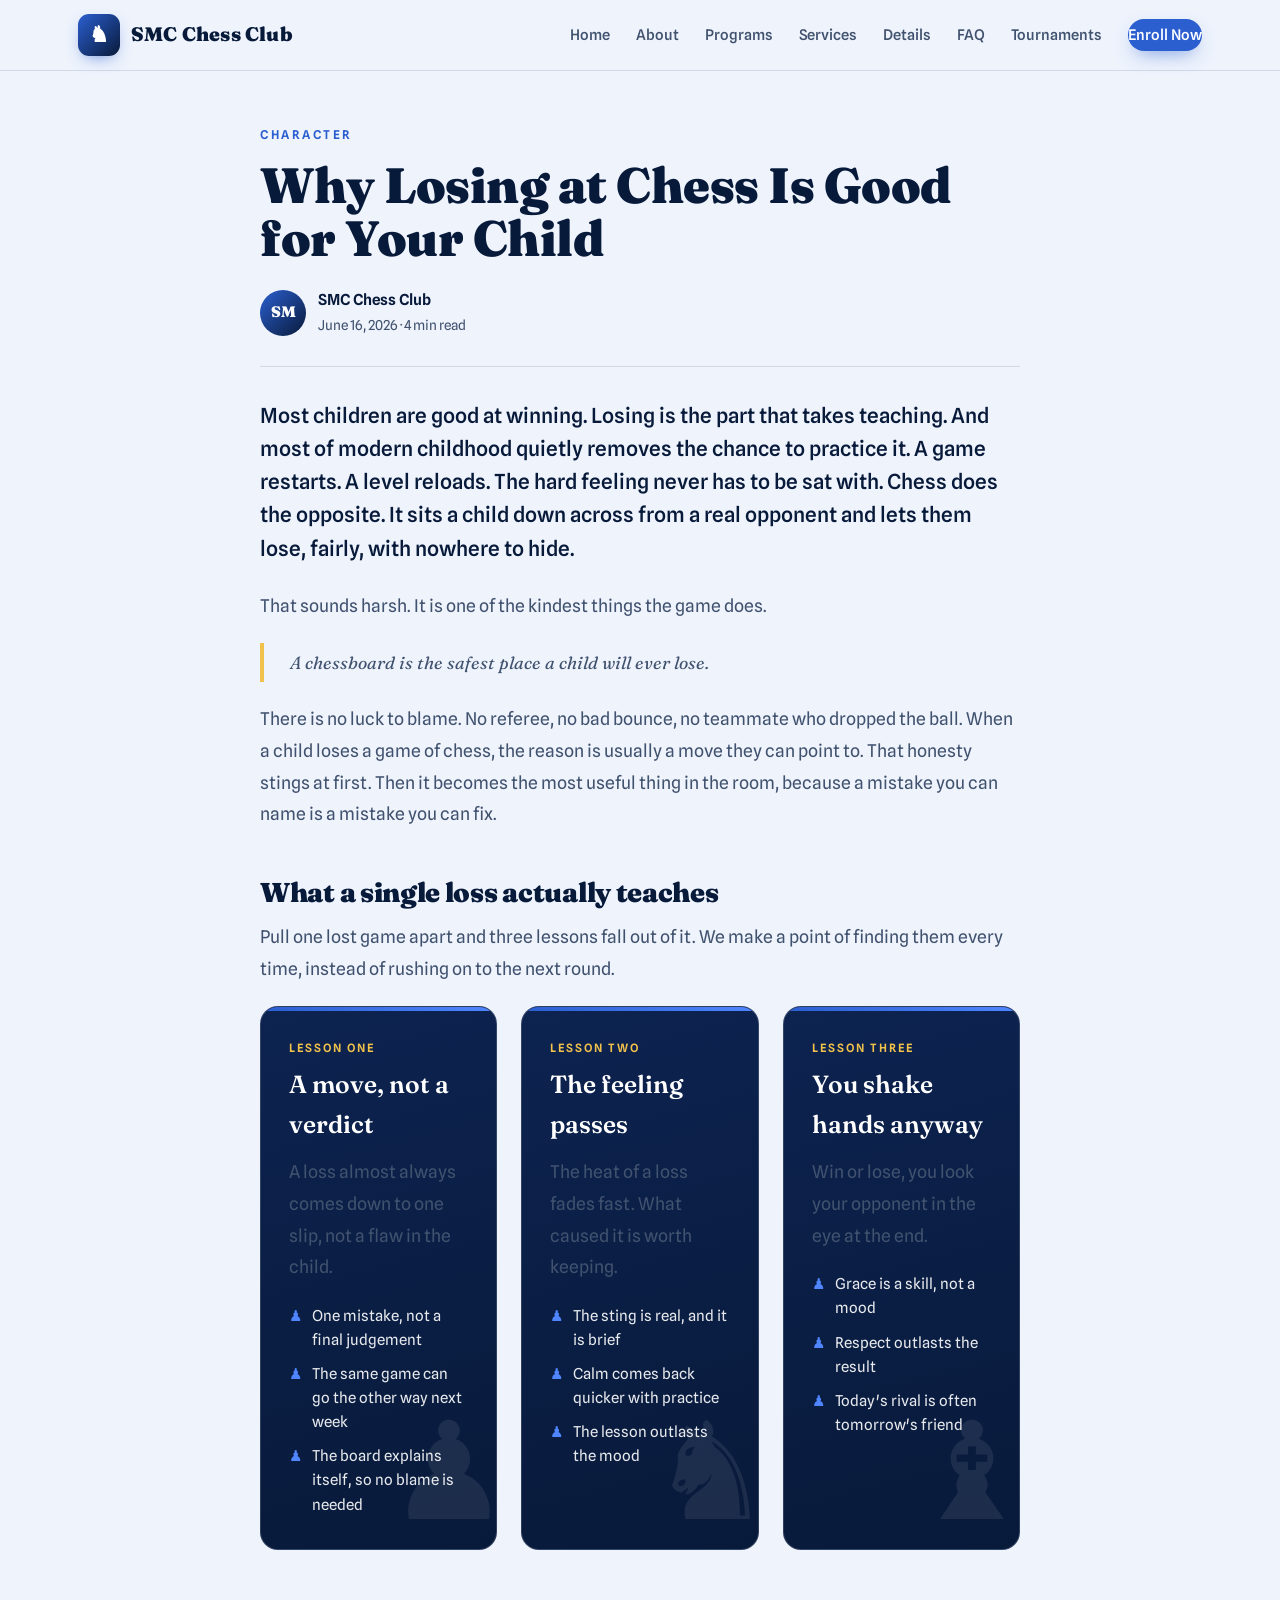
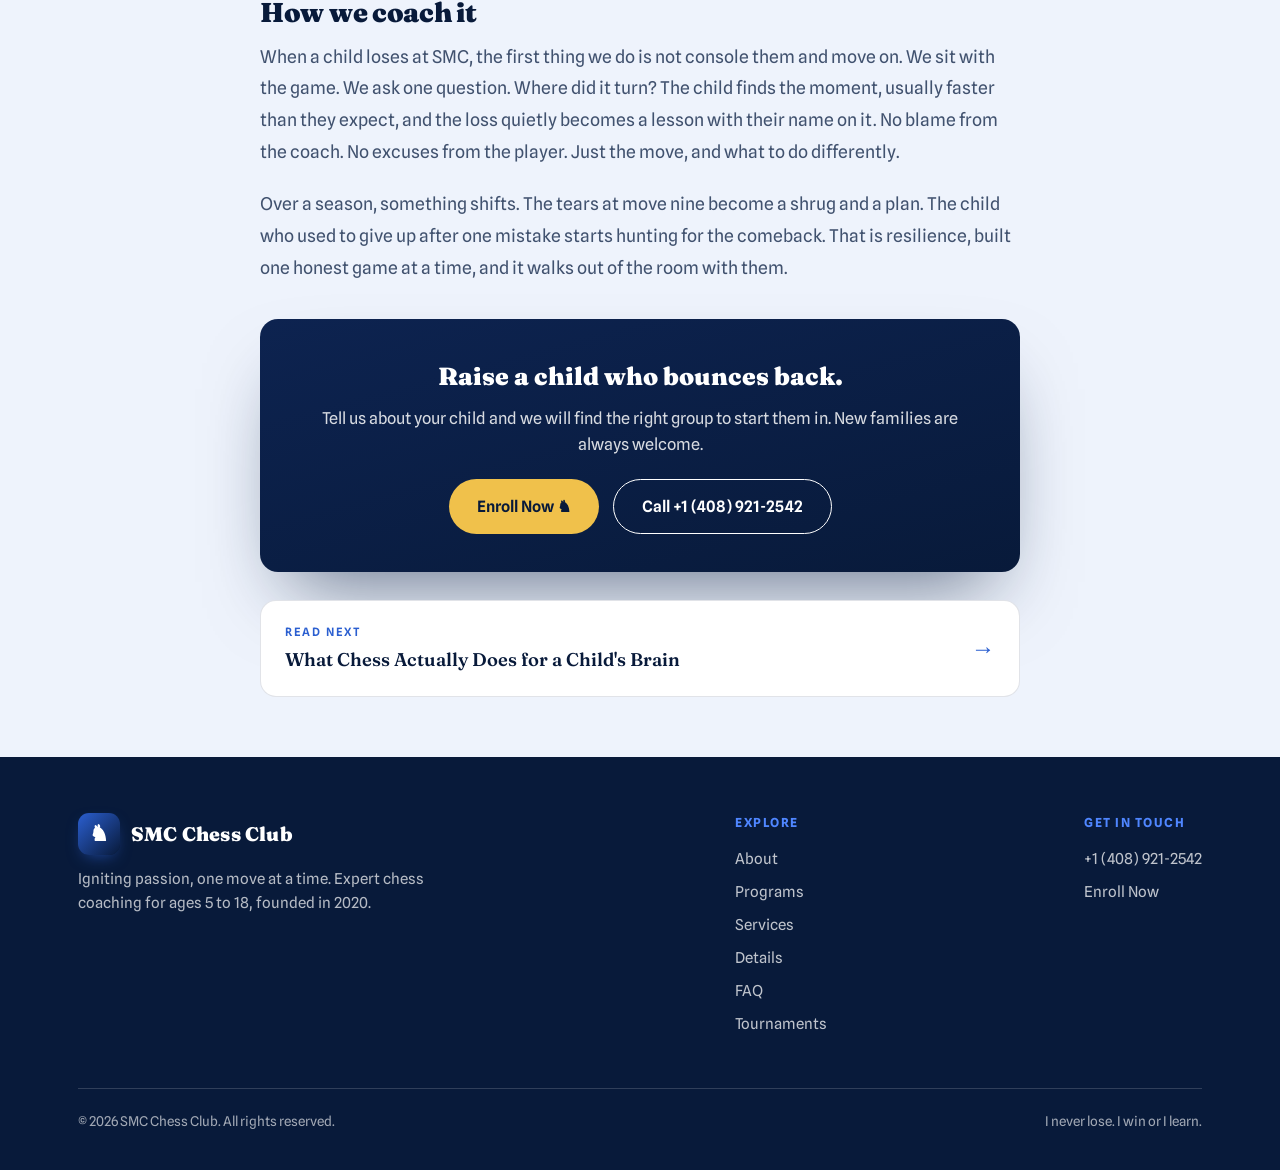
<file: why-losing-at-chess-is-good.html>
<!DOCTYPE html>
<html lang="en">
<head>
<meta charset="UTF-8">
<meta name="viewport" content="width=device-width, initial-scale=1.0">
<title>Why Losing at Chess Is Good for Your Child &mdash; SMC Chess Club</title>
<meta name="description" content="Losing is a skill, and chess is one of the safest places a child can practice it. How the board builds resilience, and how we coach it at SMC.">
<link rel="canonical" href="https://smc-chess.vercel.app/why-losing-at-chess-is-good.html">
<meta property="og:type" content="article"><meta property="og:title" content="Why Losing at Chess Is Good for Your Child">
<meta property="og:description" content="Losing is a skill, and chess is one of the safest places a child can practice it. How the board builds resilience, and how we coach it at SMC."><meta property="og:url" content="https://smc-chess.vercel.app/why-losing-at-chess-is-good.html">
<meta property="og:site_name" content="SMC Chess Club"><meta property="og:image" content="https://smc-chess.vercel.app/og-losing.jpg">
<meta name="twitter:card" content="summary_large_image"><meta name="twitter:title" content="Why Losing at Chess Is Good for Your Child">
<meta name="twitter:description" content="Losing is a skill, and chess is one of the safest places a child can practice it. How the board builds resilience, and how we coach it at SMC.">
<link rel="preconnect" href="https://fonts.googleapis.com">
<link rel="preconnect" href="https://fonts.gstatic.com" crossorigin>
<link href="https://fonts.googleapis.com/css2?family=Fraunces:ital,opsz,wght@0,9..144,400;0,9..144,600;0,9..144,900;1,9..144,500&family=Spline+Sans:wght@400;500;600&display=swap" rel="stylesheet">
<script type="application/ld+json">{"@context":"https://schema.org","@type":"BlogPosting","headline":"Why Losing at Chess Is Good for Your Child","author":{"@type":"Organization","name":"SMC Chess Club"},"publisher":{"@type":"Organization","name":"SMC Chess Club"},"datePublished":"2026-06-16","mainEntityOfPage":{"@type":"WebPage","@id":"https://smc-chess.vercel.app/why-losing-at-chess-is-good.html"}}</script>
<style>
/* ===== SMC site styles (inlined so this page renders standalone) ===== */
/* ====== SMC Chess Club — shared styles ====== */
:root{
  --navy:#081a3a;
  --navy-2:#0d2350;
  --navy-3:#102b63;
  --blue:#2b5fd0;
  --blue-bright:#4f86ff;
  --blue-glow:#74a4ff;
  --sky:#eef3fc;
  --sky-2:#e2ebfa;
  --ink:#0a1f44;
  --ink-soft:#41526f;
  --gold:#f0c14b;
  --gold-deep:#c8962a;
  --white:#ffffff;
  --line:rgba(10,31,68,.12);
  --line-light:rgba(255,255,255,.16);
  --shadow:0 24px 54px -28px rgba(8,26,58,.55);
  --shadow-lg:0 40px 80px -30px rgba(8,26,58,.6);
}
*{margin:0;padding:0;box-sizing:border-box}
html{scroll-behavior:smooth}
body{
  background:var(--sky);
  color:var(--ink);
  font-family:'Spline Sans',sans-serif;
  line-height:1.6;
  -webkit-font-smoothing:antialiased;
  overflow-x:hidden;
}
.wrap{max-width:1180px;margin:0 auto;padding:0 28px;position:relative;z-index:1}
h1,h2,h3,.display{font-family:'Fraunces',serif}
a{color:inherit;text-decoration:none}
img{max-width:100%;display:block}

/* ===== NAV ===== */
nav{position:sticky;top:0;z-index:80;background:rgba(238,243,252,.9);backdrop-filter:blur(12px);border-bottom:1px solid var(--line)}
.nav-in{display:flex;align-items:center;justify-content:space-between;padding:14px 28px;max-width:1180px;margin:0 auto}
.brand{display:flex;align-items:center;gap:11px;font-family:'Fraunces',serif;font-weight:900;font-size:1.22rem;letter-spacing:.2px;color:var(--navy);white-space:nowrap}
.brand .mark{width:42px;height:42px;flex-shrink:0;display:grid;place-items:center;background:linear-gradient(135deg,var(--blue),var(--navy));color:var(--white);border-radius:11px;font-size:1.4rem;box-shadow:0 6px 16px -6px rgba(43,95,208,.7)}
.nav-links{display:flex;gap:26px;align-items:center}
.nav-links a{font-size:.92rem;font-weight:500;color:var(--ink-soft);transition:color .2s;position:relative;padding:4px 0;white-space:nowrap}
.nav-links a:hover{color:var(--blue)}
.nav-links a.active{color:var(--navy);font-weight:600}
.nav-links a.active::after{content:"";position:absolute;left:0;right:0;bottom:-2px;height:2px;background:var(--blue);border-radius:2px}
.nav-cta{background:var(--blue);color:var(--white)!important;padding:11px 30px;border-radius:50px;font-weight:600;font-size:.92rem;white-space:nowrap;flex-shrink:0;transition:transform .2s,background .2s,box-shadow .2s;box-shadow:0 8px 20px -8px rgba(43,95,208,.7)}
.nav-cta:hover{background:var(--blue-bright);transform:translateY(-1px)}
.nav-cta.active::after{display:none}
.burger{display:none;background:none;border:0;cursor:pointer;font-size:1.6rem;color:var(--navy)}

/* ===== BUTTONS ===== */
.btn{padding:14px 28px;border-radius:50px;font-weight:600;font-size:.98rem;transition:transform .2s,box-shadow .2s,background .2s;display:inline-flex;align-items:center;gap:8px;cursor:pointer}
.btn-primary{background:var(--blue);color:var(--white);box-shadow:0 14px 30px -12px rgba(43,95,208,.8)}
.btn-primary:hover{transform:translateY(-2px);box-shadow:var(--shadow);background:var(--blue-bright)}
.btn-ghost{border:1.5px solid var(--navy);color:var(--navy)}
.btn-ghost:hover{background:var(--navy);color:var(--white)}
.btn-gold{background:var(--gold);color:var(--navy)}
.btn-gold:hover{background:var(--white);transform:translateY(-2px)}
.btn-row{display:flex;gap:14px;flex-wrap:wrap}

/* ===== HERO (home) ===== */
.home-hero{position:relative;padding:90px 0 70px;overflow:hidden}
.home-hero::before{
  content:"";position:absolute;inset:0;z-index:0;
  background:
    radial-gradient(circle at 16% 20%, rgba(79,134,255,.18), transparent 44%),
    radial-gradient(circle at 84% 78%, rgba(43,95,208,.16), transparent 48%);
}
.hero{display:grid;grid-template-columns:1.12fr .88fr;gap:50px;align-items:center;position:relative;z-index:1}
.eyebrow{display:inline-flex;align-items:center;gap:9px;font-size:.78rem;font-weight:600;letter-spacing:2.5px;text-transform:uppercase;color:var(--blue);margin-bottom:20px}

.hero h1{font-size:clamp(2.8rem,6vw,4.7rem);line-height:1.02;font-weight:900;letter-spacing:-1.2px;color:var(--navy)}
.hero h1 em{font-style:italic;color:var(--blue);font-weight:500}
.hero .motto{font-family:'Fraunces',serif;font-style:italic;color:var(--gold-deep);font-size:1.18rem;margin-top:14px}
.hero p.lead{font-size:1.12rem;color:var(--ink-soft);margin:18px 0 32px;max-width:31em}

.board-card{background:var(--white);border:1px solid var(--line);border-radius:22px;padding:24px;box-shadow:var(--shadow-lg);transform:rotate(1.6deg);position:relative}
.board-card::after{content:"♞";position:absolute;top:-26px;right:-18px;width:62px;height:62px;background:var(--gold);color:var(--navy);border-radius:50%;display:grid;place-items:center;font-size:2rem;box-shadow:var(--shadow);transform:rotate(-10deg)}
.board{display:grid;grid-template-columns:repeat(8,1fr);aspect-ratio:1;border-radius:12px;overflow:hidden;border:6px solid var(--navy)}
.board span{display:grid;place-items:center;font-size:clamp(.9rem,2.4vw,1.55rem)}
.board span.d{background:var(--blue)}
.board span.l{background:var(--sky-2)}
.board span.d .pc{color:var(--white)}
.board span.l .pc{color:var(--navy)}
.board-cap{display:flex;justify-content:space-between;margin-top:16px;font-size:.82rem;color:var(--ink-soft);font-weight:500}

/* ===== PAGE BANNER (inner pages) ===== */
.banner{position:relative;color:var(--white);padding:72px 0 64px;overflow:hidden;
  background:linear-gradient(135deg,var(--navy) 0%,var(--navy-3) 60%,var(--blue) 130%)}
.banner::before{content:"";position:absolute;inset:0;opacity:.10;
  background-image:repeating-conic-gradient(#fff 0% 25%, transparent 0% 50%);background-size:46px 46px}
.banner::after{content:"";position:absolute;right:-40px;top:-30px;font-size:0;width:240px;height:240px;border-radius:50%;background:radial-gradient(circle,rgba(116,164,255,.5),transparent 70%)}
.banner .wrap{position:relative;z-index:2}
.banner .crumb{font-size:.8rem;letter-spacing:2px;text-transform:uppercase;color:var(--blue-glow);font-weight:600;margin-bottom:14px;display:flex;gap:8px;align-items:center}
.banner h1{font-size:clamp(2.4rem,5vw,3.6rem);font-weight:900;letter-spacing:-.8px;line-height:1.05}
.banner p{color:rgba(255,255,255,.8);font-size:1.1rem;margin-top:14px;max-width:40em}

/* ===== STAT STRIP ===== */
.stats{margin-top:58px;display:grid;grid-template-columns:repeat(4,1fr);border:1px solid var(--line);border-radius:18px;overflow:hidden;background:var(--white);box-shadow:var(--shadow);position:relative;z-index:1}
.stat{padding:28px 20px;text-align:center;border-right:1px solid var(--line)}
.stat:last-child{border-right:0}
.stat .num{font-family:'Fraunces',serif;font-size:2.2rem;font-weight:900;color:var(--blue)}
.stat .lbl{font-size:.82rem;color:var(--ink-soft);font-weight:500;letter-spacing:.3px}

/* ===== SECTION SHELL ===== */
section{padding:78px 0;position:relative}
.sec-head{max-width:42em;margin-bottom:44px}
.sec-head.center{margin-left:auto;margin-right:auto;text-align:center}
.sec-tag{font-size:.76rem;font-weight:600;letter-spacing:2.5px;text-transform:uppercase;color:var(--blue)}
.sec-head h2{font-size:clamp(2rem,4vw,2.9rem);font-weight:900;line-height:1.08;margin:12px 0 16px;letter-spacing:-.5px;color:var(--navy)}
.sec-head p{color:var(--ink-soft);font-size:1.05rem}
.alt{background:var(--navy);color:var(--white)}
.alt .sec-head h2{color:var(--white)}
.alt .sec-head p{color:rgba(255,255,255,.74)}
.alt .sec-tag{color:var(--blue-bright)}

/* ===== ABOUT ===== */
.about-grid{display:grid;grid-template-columns:1fr 1fr;gap:48px;align-items:center}
.about-grid p{color:var(--ink-soft);margin-bottom:15px;font-size:1.05rem}
.about-grid strong{color:var(--navy)}
.pillars{display:grid;gap:15px}
.pillar{display:flex;gap:16px;padding:22px;background:var(--white);border:1px solid var(--line);border-radius:16px;transition:transform .2s,box-shadow .2s}
.pillar:hover{transform:translateY(-3px);box-shadow:var(--shadow)}
.pillar .ico{font-size:1.8rem;line-height:1}
.pillar h4{font-family:'Fraunces',serif;font-size:1.15rem;font-weight:600;margin-bottom:3px;color:var(--navy)}
.pillar small{color:var(--ink-soft);font-size:.92rem}

/* ===== CARDS (programs) ===== */
.cards{display:grid;grid-template-columns:repeat(3,1fr);gap:24px}
.card{background:linear-gradient(165deg,var(--navy-2),var(--navy));border:1px solid var(--line-light);border-radius:18px;padding:32px 28px;transition:transform .25s,box-shadow .25s;position:relative;overflow:hidden}
.card:hover{transform:translateY(-8px);box-shadow:var(--shadow-lg)}
.card::before{content:"";position:absolute;top:0;left:0;right:0;height:4px;background:linear-gradient(90deg,var(--blue),var(--blue-bright))}
.card .tier{font-size:.72rem;font-weight:600;letter-spacing:2px;text-transform:uppercase;color:var(--gold)}
.card h3{font-size:1.55rem;font-weight:600;margin:8px 0 12px;color:var(--white)}
.card p{color:rgba(255,255,255,.74);font-size:.96rem;margin-bottom:18px}
.card ul{list-style:none;display:grid;gap:10px}
.card li{display:flex;gap:10px;font-size:.94rem;color:rgba(255,255,255,.9)}
.card li::before{content:"♟";color:var(--blue-bright)}
.card .pc-bg{position:absolute;right:-14px;bottom:-30px;font-size:8.5rem;opacity:.08;color:var(--white)}

/* ===== SERVICES ===== */
.svc-grid{display:grid;grid-template-columns:repeat(3,1fr);gap:24px}
.svc{padding:34px 28px;background:var(--white);border:1px solid var(--line);border-radius:18px;transition:transform .2s,border-color .2s,box-shadow .2s}
.svc:hover{transform:translateY(-5px);border-color:var(--blue);box-shadow:var(--shadow)}
.svc .ico{font-size:2.1rem;margin-bottom:14px;display:inline-grid;place-items:center;width:60px;height:60px;border-radius:14px;background:var(--sky);}
.svc h4{font-family:'Fraunces',serif;font-size:1.28rem;font-weight:600;margin-bottom:8px;color:var(--navy)}
.svc p{color:var(--ink-soft);font-size:.96rem}

/* ===== SCHEDULE / DETAILS ===== */
.sched{display:grid;grid-template-columns:1.1fr .9fr;gap:40px;align-items:start}
.timetable{border:1px solid var(--line);border-radius:18px;overflow:hidden;background:var(--white);box-shadow:var(--shadow)}
.trow{display:grid;grid-template-columns:1fr 1.2fr auto;gap:14px;padding:20px 24px;align-items:center;border-bottom:1px solid var(--line)}
.trow:last-child{border-bottom:0}
.trow:nth-child(odd){background:var(--sky)}
.trow .day{font-family:'Fraunces',serif;font-weight:600;font-size:1.05rem;color:var(--navy)}
.trow .what{color:var(--ink-soft);font-size:.94rem}
.trow .time{font-weight:600;font-size:.9rem;color:var(--blue);white-space:nowrap}
.where{background:linear-gradient(165deg,var(--navy-2),var(--navy));color:var(--white);border-radius:18px;padding:32px;box-shadow:var(--shadow)}
.where h4{font-family:'Fraunces',serif;font-size:1.35rem;margin-bottom:18px;color:var(--white)}
.where .row{display:flex;gap:14px;margin-bottom:18px;font-size:.97rem;align-items:flex-start}
.where .row .k{font-size:1.3rem;line-height:1.2}
.where .v{color:rgba(255,255,255,.78)}
.where .v strong{color:var(--white);display:block;font-weight:600;margin-bottom:1px}
.where .v a{color:var(--gold)}

/* ===== RESOURCES ===== */
.res-grid{display:grid;grid-template-columns:repeat(2,1fr);gap:20px}
.res{display:flex;gap:18px;padding:26px;border:1px solid var(--line);border-radius:16px;background:var(--white);transition:border-color .2s,transform .2s,box-shadow .2s}
.res:hover{border-color:var(--blue);transform:translateY(-3px);box-shadow:var(--shadow)}
.res .ico{font-size:2rem;flex-shrink:0}
.res h4{font-family:'Fraunces',serif;font-size:1.18rem;font-weight:600;margin-bottom:5px;color:var(--navy)}
.res p{color:var(--ink-soft);font-size:.93rem;margin-bottom:8px}
.res .lnk{color:var(--blue);font-weight:600;font-size:.89rem}

/* ===== FAQ ===== */
.faq-wrap{max-width:840px;margin:0 auto}
.faq{border-bottom:1px solid var(--line-light)}
.faq button{width:100%;background:none;border:0;cursor:pointer;color:var(--white);display:flex;justify-content:space-between;align-items:center;gap:20px;padding:24px 4px;text-align:left;font-family:'Fraunces',serif;font-size:1.18rem;font-weight:500}
.faq button .plus{font-size:1.6rem;color:var(--blue-bright);transition:transform .3s;flex-shrink:0}
.faq.open button .plus{transform:rotate(45deg)}
.faq .ans{max-height:0;overflow:hidden;transition:max-height .35s ease}
.faq .ans p{color:rgba(255,255,255,.78);padding:0 4px 24px;font-size:1rem}
.faq .ans strong{color:var(--gold)}

/* ===== TESTIMONIALS ===== */
.tg{display:grid;grid-template-columns:repeat(2,1fr);gap:24px}
.tcard{background:var(--white);border:1px solid var(--line);border-radius:18px;padding:30px;box-shadow:var(--shadow);transition:transform .2s}
.tcard:hover{transform:translateY(-4px)}
.tcard .quote{font-family:'Fraunces',serif;font-size:1.14rem;color:var(--navy);line-height:1.5;margin-bottom:18px}
.tcard .who{display:flex;align-items:center;gap:12px}
.tcard .av{width:44px;height:44px;border-radius:50%;background:linear-gradient(135deg,var(--blue),var(--navy));color:var(--white);display:grid;place-items:center;font-family:'Fraunces',serif;font-weight:900}
.tcard .who b{color:var(--navy);font-size:.96rem;display:block}
.tcard .who small{color:var(--ink-soft);font-size:.85rem}
.stars{color:var(--gold);margin-bottom:12px;letter-spacing:3px}

/* ===== JOIN CTA ===== */
.join{text-align:center;color:var(--white);border-radius:26px;padding:74px 32px;box-shadow:var(--shadow-lg);position:relative;overflow:hidden;
  background:linear-gradient(rgba(8,26,58,.93),rgba(13,43,99,.93)),repeating-conic-gradient(var(--navy) 0% 25%, var(--blue) 0% 50%) 0/60px 60px}
.join h2{font-size:clamp(2rem,4.5vw,3rem);font-weight:900;letter-spacing:-.5px;color:var(--white)}
.join p{color:rgba(255,255,255,.86);max-width:35em;margin:16px auto 30px;font-size:1.07rem}

/* ===== FOOTER ===== */
footer{padding:56px 0 38px;background:var(--navy);color:var(--white)}
.foot-grid{display:flex;justify-content:space-between;flex-wrap:wrap;gap:30px;align-items:flex-start}
.foot-brand{max-width:25em}
.foot-brand .brand{color:var(--white)}
.foot-brand p{color:rgba(255,255,255,.7);font-size:.94rem;margin-top:12px}
.foot-col h5{font-size:.78rem;letter-spacing:1.5px;text-transform:uppercase;color:var(--blue-bright);margin-bottom:14px}
.foot-col a{display:block;color:rgba(255,255,255,.74);font-size:.94rem;margin-bottom:9px;transition:color .2s}
.foot-col a:hover{color:var(--white)}
.foot-base{margin-top:42px;padding-top:22px;border-top:1px solid var(--line-light);font-size:.84rem;color:rgba(255,255,255,.62);display:flex;justify-content:space-between;flex-wrap:wrap;gap:10px}

/* ===== REVEAL ===== */
.reveal{opacity:0;transform:translateY(26px);transition:opacity .7s ease,transform .7s ease}
.reveal.in{opacity:1;transform:none}

/* ===== RESPONSIVE ===== */
@media(max-width:900px){
  .hero{grid-template-columns:1fr;gap:38px}
  .board-card{transform:none;max-width:420px}
  .about-grid,.sched,.res-grid,.tg{grid-template-columns:1fr}
  .cards,.svc-grid{grid-template-columns:1fr}
  .stats{grid-template-columns:repeat(2,1fr)}
  .stat:nth-child(2){border-right:0}
  .stat:nth-child(1),.stat:nth-child(2){border-bottom:1px solid var(--line)}
}
@media(max-width:680px){
  .nav-links{display:none;position:absolute;top:100%;left:0;right:0;flex-direction:column;background:var(--sky);padding:20px 28px;gap:18px;border-bottom:1px solid var(--line)}
  .nav-links.show{display:flex}
  .burger{display:block}
  .wrap{padding:0 20px}
  .brand{font-size:1.05rem;gap:9px}
  .brand .mark{width:36px;height:36px;font-size:1.2rem;border-radius:10px}
}

/* ===== FOUNDER MESSAGE ===== */
.founder{display:grid;grid-template-columns:1.05fr .95fr;gap:46px;align-items:center}
.founder .photo{position:relative;border-radius:20px;overflow:hidden;box-shadow:var(--shadow-lg);border:1px solid var(--line)}
.founder .photo img{width:100%;height:100%;object-fit:cover;aspect-ratio:4/3;display:block}
.founder .photo .cap{position:absolute;left:0;right:0;bottom:0;padding:42px 22px 18px;color:#fff;
  background:linear-gradient(transparent,rgba(8,26,58,.88))}
.founder .photo .cap b{font-family:'Fraunces',serif;font-size:1.25rem;display:block}
.founder .photo .cap small{color:var(--gold);font-weight:500;letter-spacing:.5px}
.founder blockquote{border:0;margin:0}
.founder .mark-q{font-family:'Fraunces',serif;font-size:3.4rem;line-height:.6;color:var(--blue);opacity:.4}
.founder blockquote p{font-family:'Fraunces',serif;font-size:1.2rem;line-height:1.55;color:var(--navy);margin:6px 0 14px}
.founder .sign{display:flex;align-items:center;gap:14px;margin-top:18px}
.founder .sign .av{width:48px;height:48px;border-radius:50%;background:linear-gradient(135deg,var(--blue),var(--navy));color:#fff;display:grid;place-items:center;font-family:'Fraunces',serif;font-weight:900}
.founder .sign b{display:block;color:var(--navy);font-size:1rem}
.founder .sign small{color:var(--ink-soft);font-size:.86rem}
@media(max-width:900px){.founder{grid-template-columns:1fr;gap:30px}}

/* ===== CLASS SCHEDULE (tabs) ===== */
.schedule{margin-top:8px}
.sched-tabs{display:flex;flex-wrap:wrap;gap:8px;margin-bottom:22px}
.sched-tab{padding:9px 18px;border-radius:50px;border:1px solid var(--line);background:var(--white);font-family:inherit;font-weight:600;font-size:.9rem;color:var(--ink-soft);cursor:pointer;transition:all .2s}
.sched-tab:hover{border-color:var(--blue);color:var(--blue)}
.sched-tab.active{background:var(--blue);color:#fff;border-color:var(--blue);box-shadow:0 8px 20px -8px rgba(43,95,208,.7)}
.sched-panel{display:none}
.sched-panel.active{display:block}
.sched-scroll{overflow-x:auto;border-radius:16px;box-shadow:var(--shadow)}
.stable{width:100%;border-collapse:collapse;background:var(--white);min-width:460px}
.stable th{background:var(--navy);color:#fff;text-align:left;padding:14px 18px;font-family:'Fraunces',serif;font-weight:600;font-size:.88rem;white-space:nowrap}
.stable td{padding:13px 18px;border-top:1px solid var(--line);font-size:.93rem;color:var(--ink-soft);vertical-align:middle}
.stable td.grp{color:var(--navy);font-weight:600}
.stable tr:nth-child(even) td{background:var(--sky)}
.stable .lvl{color:var(--blue);font-weight:600;white-space:nowrap}
.stable .tm{white-space:nowrap;font-weight:600;color:var(--navy)}
.sched-note{color:var(--ink-soft);font-size:.92rem;margin-top:16px}

/* ===== PERKS BAND ===== */
.perks-band{background:linear-gradient(165deg,var(--navy-2),var(--navy));border-radius:24px;padding:48px 40px;box-shadow:var(--shadow-lg);position:relative;overflow:hidden}
.perks-band::before{content:"";position:absolute;inset:0;opacity:.07;background-image:repeating-conic-gradient(#fff 0% 25%, transparent 0% 50%);background-size:48px 48px}
.perks-band .inner{position:relative;z-index:1}
.perks-head{text-align:center;max-width:40em;margin:0 auto 34px}
.perks-head .tag{font-size:.76rem;font-weight:600;letter-spacing:2.5px;text-transform:uppercase;color:var(--gold)}
.perks-head h2{font-family:'Fraunces',serif;color:#fff;font-size:clamp(1.8rem,3.6vw,2.6rem);font-weight:900;margin:10px 0 12px;letter-spacing:-.5px}
.perks-head p{color:rgba(255,255,255,.78);font-size:1.05rem}
.perks{display:grid;grid-template-columns:1fr 1fr;gap:20px;margin-bottom:34px}
.perk{background:rgba(255,255,255,.06);border:1px solid var(--line-light);border-radius:16px;padding:28px}
.perk .ico{font-size:2rem;margin-bottom:12px}
.perk h4{font-family:'Fraunces',serif;color:#fff;font-size:1.3rem;font-weight:600;margin-bottom:8px}
.perk p{color:rgba(255,255,255,.8);font-size:.97rem}
.perks-cta{text-align:center}
@media(max-width:760px){.perks{grid-template-columns:1fr}.perks-band{padding:38px 24px}}

/* prevent single-word orphan lines in centered text blocks */
.join h2,.join p,.hero p.lead,.perks-head h2,.perks-head p,.sec-head p,.banner p{text-wrap:balance}


/* ===== article-only additions ===== */

  .post{max-width:760px;margin:0 auto}
  .post p{font-size:1.08rem;color:var(--ink-soft);margin-bottom:1.15em;line-height:1.78}
  .post .lede{font-size:1.3rem;line-height:1.62;color:var(--navy);font-weight:500;margin-bottom:1em}
  .post-motto{font-family:'Fraunces',serif;font-style:italic;color:var(--gold-deep)}
  .post-meta{margin-top:18px;font-size:.9rem;color:rgba(255,255,255,.74);font-weight:500;display:flex;gap:10px;flex-wrap:wrap;align-items:center}
  .post-meta .sep{opacity:.5}
  .takeaways{max-width:760px;margin:34px auto 0;background:var(--white);border:1px solid var(--line);border-left:4px solid var(--gold);border-radius:16px;padding:28px 30px;box-shadow:var(--shadow)}
  .takeaways h4{font-family:'Fraunces',serif;color:var(--navy);font-size:1.18rem;font-weight:600;margin-bottom:14px}
  .takeaways ul{list-style:none;display:grid;gap:11px}
  .takeaways li{display:flex;gap:11px;color:var(--ink-soft);font-size:1rem;line-height:1.5}
  .takeaways li::before{content:"\265F";color:var(--blue);flex-shrink:0}
  .post-pillars{max-width:860px;margin:0 auto}
  .post-callout{max-width:760px;margin:0 auto;background:var(--white);border:1px solid var(--line);border-left:4px solid var(--gold-deep);border-radius:16px;padding:30px 32px;box-shadow:var(--shadow)}
  .post-callout h3{font-family:'Fraunces',serif;color:var(--navy);font-size:1.4rem;font-weight:600;margin-bottom:10px}
  .post-callout p{color:var(--ink-soft);font-size:1.03rem;line-height:1.7;margin:0}


/* ===== blog article layout ===== */
.article-head{max-width:760px;margin:0 auto;padding-top:6px}
.kicker{display:inline-block;font-size:.76rem;font-weight:600;letter-spacing:2.5px;text-transform:uppercase;color:var(--blue)}
.article-head h1{font-family:'Fraunces',serif;font-weight:900;font-size:clamp(2.1rem,4.6vw,3.1rem);line-height:1.08;letter-spacing:-.5px;color:var(--navy);margin:12px 0 0}
.byline{display:flex;align-items:center;gap:12px;margin:22px 0 0}
.byline .av{width:46px;height:46px;border-radius:50%;background:linear-gradient(135deg,var(--blue),var(--navy));color:#fff;display:grid;place-items:center;font-family:'Fraunces',serif;font-weight:900;font-size:.95rem;flex-shrink:0}
.byline b{display:block;color:var(--navy);font-size:.95rem;font-weight:600;font-family:'Spline Sans',sans-serif}
.byline small{color:var(--ink-soft);font-size:.85rem}
.rule{max-width:760px;margin:28px auto 0;height:1px;background:var(--line)}
.article{max-width:760px;margin:0 auto}
.article p{font-size:1.1rem;line-height:1.8;color:var(--ink-soft);margin:0 0 1.2em}
.article h2{font-family:'Fraunces',serif;font-weight:900;font-size:1.7rem;line-height:1.2;color:var(--navy);margin:1.7em 0 .45em;letter-spacing:-.3px}
.article .lead{font-size:1.3rem;line-height:1.6;color:var(--navy);font-weight:500}
.article strong{color:var(--navy)}
.pullquote{margin:1.5em 0;padding:4px 0 4px 26px;border-left:4px solid var(--gold);font-family:'Fraunces',serif;font-style:italic;font-size:1.5rem;line-height:1.38;color:var(--navy)}
.note{margin:1.7em 0;background:var(--white);border:1px solid var(--line);border-left:4px solid var(--gold-deep);border-radius:14px;padding:24px 26px;box-shadow:var(--shadow)}
.note h3{font-family:'Fraunces',serif;color:var(--navy);font-size:1.2rem;font-weight:600;margin-bottom:8px}
.note p{font-size:1.02rem;line-height:1.7;margin:0;color:var(--ink-soft)}
.faqpanel{max-width:760px;margin:1.6em auto;background:linear-gradient(165deg,var(--navy-2),var(--navy));border-radius:20px;padding:16px 30px;box-shadow:var(--shadow-lg)}
.endcta{max-width:760px;margin:36px auto 0;text-align:center;background:linear-gradient(165deg,var(--navy-2),var(--navy));color:#fff;border-radius:18px;padding:38px 30px;box-shadow:var(--shadow-lg)}
.endcta h3{font-family:'Fraunces',serif;font-weight:900;font-size:1.55rem;color:#fff;margin-bottom:8px}
.endcta p{color:rgba(255,255,255,.84);max-width:42em;margin:0 auto 22px;font-size:1.02rem}
.readnext{max-width:760px;margin:28px auto 0}
.readnext a{display:flex;align-items:center;gap:16px;padding:22px 24px;background:var(--white);border:1px solid var(--line);border-radius:16px;transition:transform .2s,border-color .2s,box-shadow .2s}
.readnext a:hover{transform:translateY(-3px);border-color:var(--blue);box-shadow:var(--shadow)}
.readnext .lbl{font-size:.72rem;letter-spacing:2px;text-transform:uppercase;color:var(--blue);font-weight:600}
.readnext .t{font-family:'Fraunces',serif;color:var(--navy);font-size:1.15rem;font-weight:600;margin-top:3px}
.readnext .arrow{margin-left:auto;font-size:1.5rem;color:var(--blue)}
</style>
</head>
<body>
<nav>
  <div class="nav-in">
    <a href="index.html" class="brand"><span class="mark">&#9822;</span> SMC Chess Club</a>
    <div class="nav-links" id="links">
      <a href="index.html" class="">Home</a>
      <a href="about.html" class="">About</a>
      <a href="programs.html" class="">Programs</a>
      <a href="services.html" class="">Services</a>
      <a href="details.html" class="">Details</a>
      <a href="faq.html" class="">FAQ</a>
      <a href="tournaments.html" class="">Tournaments</a>
      <a href="https://forms.gle/wypQJZxzodsCnf7c6" target="_blank" rel="noopener" class="nav-cta">Enroll Now</a>
    </div>
    <button class="burger" id="burger" aria-label="Menu">&#9776;</button>
  </div>
</nav>

<section style="padding:44px 0 0">
  <div class="wrap">
    <div class="article-head reveal">
      <span class="kicker">Character</span>
      <h1>Why Losing at Chess Is Good for Your Child</h1>
      <div class="byline"><div class="av">SM</div><div><b>SMC Chess Club</b><small>June 16, 2026 &middot; 4 min read</small></div></div>
    </div>
    <div class="rule"></div>
  </div>
</section>

<section style="padding:32px 0 60px">
  <div class="wrap">
    <article class="article reveal">
      <p class="lead">Most children are good at winning. Losing is the part that takes teaching. And most of modern childhood quietly removes the chance to practice it. A game restarts. A level reloads. The hard feeling never has to be sat with. Chess does the opposite. It sits a child down across from a real opponent and lets them lose, fairly, with nowhere to hide.</p>

      <p>That sounds harsh. It is one of the kindest things the game does.</p>

      <p class="pullquote">A chessboard is the safest place a child will ever lose.</p>

      <p>There is no luck to blame. No referee, no bad bounce, no teammate who dropped the ball. When a child loses a game of chess, the reason is usually a move they can point to. That honesty stings at first. Then it becomes the most useful thing in the room, because a mistake you can name is a mistake you can fix.</p>

      <h2>What a single loss actually teaches</h2>
      <p>Pull one lost game apart and three lessons fall out of it. We make a point of finding them every time, instead of rushing on to the next round.</p>

      <div class="cards reveal">
        <div class="card">
          <span class="pc-bg">&#9823;</span>
          <div class="tier">Lesson One</div><h3>A move, not a verdict</h3>
          <p>A loss almost always comes down to one slip, not a flaw in the child.</p>
          <ul><li>One mistake, not a final judgement</li><li>The same game can go the other way next week</li><li>The board explains itself, so no blame is needed</li></ul>
        </div>
        <div class="card">
          <span class="pc-bg">&#9822;</span>
          <div class="tier">Lesson Two</div><h3>The feeling passes</h3>
          <p>The heat of a loss fades fast. What caused it is worth keeping.</p>
          <ul><li>The sting is real, and it is brief</li><li>Calm comes back quicker with practice</li><li>The lesson outlasts the mood</li></ul>
        </div>
        <div class="card">
          <span class="pc-bg">&#9821;</span>
          <div class="tier">Lesson Three</div><h3>You shake hands anyway</h3>
          <p>Win or lose, you look your opponent in the eye at the end.</p>
          <ul><li>Grace is a skill, not a mood</li><li>Respect outlasts the result</li><li>Today's rival is often tomorrow's friend</li></ul>
        </div>
      </div>

      <h2>How we coach it</h2>
      <p>When a child loses at SMC, the first thing we do is not console them and move on. We sit with the game. We ask one question. Where did it turn? The child finds the moment, usually faster than they expect, and the loss quietly becomes a lesson with their name on it. No blame from the coach. No excuses from the player. Just the move, and what to do differently.</p>

      <p>Over a season, something shifts. The tears at move nine become a shrug and a plan. The child who used to give up after one mistake starts hunting for the comeback. That is resilience, built one honest game at a time, and it walks out of the room with them.</p>
    </article>
    <div class="endcta reveal">
      <h3>Raise a child who bounces back.</h3><p>Tell us about your child and we will find the right group to start them in. New families are always welcome.</p>
      <div class="btn-row" style="justify-content:center">
        <a href="https://forms.gle/wypQJZxzodsCnf7c6" target="_blank" rel="noopener" class="btn btn-gold">Enroll Now &#9822;</a>
        <a href="tel:+14089212542" class="btn btn-ghost" style="border-color:#fff;color:#fff">Call +1 (408) 921-2542</a>
      </div>
    </div>
    <div class="readnext reveal">
      <a href="chess-benefits-for-kids.html"><div><div class="lbl">Read next</div><div class="t">What Chess Actually Does for a Child's Brain</div></div><span class="arrow">&rarr;</span></a>
    </div>
  </div>
</section>
<footer>
  <div class="wrap">
    <div class="foot-grid">
      <div class="foot-brand">
        <a href="index.html" class="brand"><span class="mark">&#9822;</span> SMC Chess Club</a>
        <p>Igniting passion, one move at a time. Expert chess coaching for ages 5 to 18, founded in 2020.</p>
      </div>
      <div class="foot-col">
        <h5>Explore</h5>
        <a href="about.html">About</a><a href="programs.html">Programs</a><a href="services.html">Services</a><a href="details.html">Details</a><a href="faq.html">FAQ</a><a href="tournaments.html">Tournaments</a>
      </div>
      <div class="foot-col">
        <h5>Get in Touch</h5>
        <a href="tel:+14089212542">+1 (408) 921-2542</a>
        <a href="https://forms.gle/wypQJZxzodsCnf7c6" target="_blank" rel="noopener">Enroll Now</a>
      </div>
    </div>
    <div class="foot-base">
      <span>&copy; <span id="yr"></span> SMC Chess Club. All rights reserved.</span>
      <span>I never lose. I win or I learn.</span>
    </div>
  </div>
</footer>
<script>
// build decorative starting board (only if present)
(function(){
  var board=document.getElementById('board');
  if(!board) return;
  var black=['♜','♞','♝','♛','♚','♝','♞','♜'];
  var white=['♖','♘','♗','♕','♔','♗','♘','♖'];
  var html='';
  for(var r=0;r<8;r++){
    for(var c=0;c<8;c++){
      var dark=(r+c)%2===1;var pc='';
      if(r===0) pc='<span class="pc">'+black[c]+'</span>';
      else if(r===1) pc='<span class="pc">♟</span>';
      else if(r===6) pc='<span class="pc">♙</span>';
      else if(r===7) pc='<span class="pc">'+white[c]+'</span>';
      html+='<span class="'+(dark?'d':'l')+'">'+pc+'</span>';
    }
  }
  board.innerHTML=html;
})();
// FAQ accordion
document.querySelectorAll('.faq button').forEach(function(b){
  b.addEventListener('click',function(){
    var item=b.parentElement,ans=item.querySelector('.ans'),open=item.classList.contains('open');
    document.querySelectorAll('.faq').forEach(function(f){f.classList.remove('open');f.querySelector('.ans').style.maxHeight=null;});
    if(!open){item.classList.add('open');ans.style.maxHeight=ans.scrollHeight+'px';}
  });
});
// mobile menu
var burger=document.getElementById('burger'),links=document.getElementById('links');
if(burger){burger.addEventListener('click',function(){links.classList.toggle('show');});}
// scroll reveal
var io=new IntersectionObserver(function(es){
  es.forEach(function(e){if(e.isIntersecting){e.target.classList.add('in');io.unobserve(e.target);}});
},{threshold:.12});
document.querySelectorAll('.reveal').forEach(function(el){io.observe(el);});
// year
var yr=document.getElementById('yr'); if(yr){yr.textContent=new Date().getFullYear();}

</script>
</body>
</html>
</file>
<file: styles.css>
/* ====== SMC Chess Club — shared styles ====== */
:root{
  --navy:#081a3a;
  --navy-2:#0d2350;
  --navy-3:#102b63;
  --blue:#2b5fd0;
  --blue-bright:#4f86ff;
  --blue-glow:#74a4ff;
  --sky:#eef3fc;
  --sky-2:#e2ebfa;
  --ink:#0a1f44;
  --ink-soft:#41526f;
  --gold:#f0c14b;
  --gold-deep:#c8962a;
  --white:#ffffff;
  --line:rgba(10,31,68,.12);
  --line-light:rgba(255,255,255,.16);
  --shadow:0 24px 54px -28px rgba(8,26,58,.55);
  --shadow-lg:0 40px 80px -30px rgba(8,26,58,.6);
}
*{margin:0;padding:0;box-sizing:border-box}
html{scroll-behavior:smooth}
body{
  background:var(--sky);
  color:var(--ink);
  font-family:'Spline Sans',sans-serif;
  line-height:1.6;
  -webkit-font-smoothing:antialiased;
  overflow-x:hidden;
}
.wrap{max-width:1180px;margin:0 auto;padding:0 28px;position:relative;z-index:1}
h1,h2,h3,.display{font-family:'Fraunces',serif}
a{color:inherit;text-decoration:none}
img{max-width:100%;display:block}

/* ===== NAV ===== */
nav{position:sticky;top:0;z-index:80;background:rgba(238,243,252,.9);backdrop-filter:blur(12px);border-bottom:1px solid var(--line)}
.nav-in{display:flex;align-items:center;justify-content:space-between;padding:14px 28px;max-width:1180px;margin:0 auto}
.brand{display:flex;align-items:center;gap:11px;font-family:'Fraunces',serif;font-weight:900;font-size:1.22rem;letter-spacing:.2px;color:var(--navy);white-space:nowrap}
.brand .mark{width:42px;height:42px;flex-shrink:0;display:grid;place-items:center;background:linear-gradient(135deg,var(--blue),var(--navy));color:var(--white);border-radius:11px;font-size:1.4rem;box-shadow:0 6px 16px -6px rgba(43,95,208,.7)}
.nav-links{display:flex;gap:26px;align-items:center}
.nav-links a{font-size:.92rem;font-weight:500;color:var(--ink-soft);transition:color .2s;position:relative;padding:4px 0;white-space:nowrap}
.nav-links a:hover{color:var(--blue)}
.nav-links a.active{color:var(--navy);font-weight:600}
.nav-links a.active::after{content:"";position:absolute;left:0;right:0;bottom:-2px;height:2px;background:var(--blue);border-radius:2px}
.nav-cta{background:var(--blue);color:var(--white)!important;padding:11px 30px;border-radius:50px;font-weight:600;font-size:.92rem;white-space:nowrap;flex-shrink:0;transition:transform .2s,background .2s,box-shadow .2s;box-shadow:0 8px 20px -8px rgba(43,95,208,.7)}
.nav-cta:hover{background:var(--blue-bright);transform:translateY(-1px)}
.nav-cta.active::after{display:none}
.burger{display:none;background:none;border:0;cursor:pointer;font-size:1.6rem;color:var(--navy)}

/* ===== BUTTONS ===== */
.btn{padding:14px 28px;border-radius:50px;font-weight:600;font-size:.98rem;transition:transform .2s,box-shadow .2s,background .2s;display:inline-flex;align-items:center;gap:8px;cursor:pointer}
.btn-primary{background:var(--blue);color:var(--white);box-shadow:0 14px 30px -12px rgba(43,95,208,.8)}
.btn-primary:hover{transform:translateY(-2px);box-shadow:var(--shadow);background:var(--blue-bright)}
.btn-ghost{border:1.5px solid var(--navy);color:var(--navy)}
.btn-ghost:hover{background:var(--navy);color:var(--white)}
.btn-gold{background:var(--gold);color:var(--navy)}
.btn-gold:hover{background:var(--white);transform:translateY(-2px)}
.btn-row{display:flex;gap:14px;flex-wrap:wrap}

/* ===== HERO (home) ===== */
.home-hero{position:relative;padding:90px 0 70px;overflow:hidden}
.home-hero::before{
  content:"";position:absolute;inset:0;z-index:0;
  background:
    radial-gradient(circle at 16% 20%, rgba(79,134,255,.18), transparent 44%),
    radial-gradient(circle at 84% 78%, rgba(43,95,208,.16), transparent 48%);
}
.hero{display:grid;grid-template-columns:1.12fr .88fr;gap:50px;align-items:center;position:relative;z-index:1}
.eyebrow{display:inline-flex;align-items:center;gap:9px;font-size:.78rem;font-weight:600;letter-spacing:2.5px;text-transform:uppercase;color:var(--blue);margin-bottom:20px}

.hero h1{font-size:clamp(2.8rem,6vw,4.7rem);line-height:1.02;font-weight:900;letter-spacing:-1.2px;color:var(--navy)}
.hero h1 em{font-style:italic;color:var(--blue);font-weight:500}
.hero .motto{font-family:'Fraunces',serif;font-style:italic;color:var(--gold-deep);font-size:1.18rem;margin-top:14px}
.hero p.lead{font-size:1.12rem;color:var(--ink-soft);margin:18px 0 32px;max-width:31em}

.board-card{background:var(--white);border:1px solid var(--line);border-radius:22px;padding:24px;box-shadow:var(--shadow-lg);transform:rotate(1.6deg);position:relative}
.board-card::after{content:"♞";position:absolute;top:-26px;right:-18px;width:62px;height:62px;background:var(--gold);color:var(--navy);border-radius:50%;display:grid;place-items:center;font-size:2rem;box-shadow:var(--shadow);transform:rotate(-10deg)}
.board{display:grid;grid-template-columns:repeat(8,1fr);aspect-ratio:1;border-radius:12px;overflow:hidden;border:6px solid var(--navy)}
.board span{display:grid;place-items:center;font-size:clamp(.9rem,2.4vw,1.55rem)}
.board span.d{background:var(--blue)}
.board span.l{background:var(--sky-2)}
.board span.d .pc{color:var(--white)}
.board span.l .pc{color:var(--navy)}
.board-cap{display:flex;justify-content:space-between;margin-top:16px;font-size:.82rem;color:var(--ink-soft);font-weight:500}

/* ===== PAGE BANNER (inner pages) ===== */
.banner{position:relative;color:var(--white);padding:72px 0 64px;overflow:hidden;
  background:linear-gradient(135deg,var(--navy) 0%,var(--navy-3) 60%,var(--blue) 130%)}
.banner::before{content:"";position:absolute;inset:0;opacity:.10;
  background-image:repeating-conic-gradient(#fff 0% 25%, transparent 0% 50%);background-size:46px 46px}
.banner::after{content:"";position:absolute;right:-40px;top:-30px;font-size:0;width:240px;height:240px;border-radius:50%;background:radial-gradient(circle,rgba(116,164,255,.5),transparent 70%)}
.banner .wrap{position:relative;z-index:2}
.banner .crumb{font-size:.8rem;letter-spacing:2px;text-transform:uppercase;color:var(--blue-glow);font-weight:600;margin-bottom:14px;display:flex;gap:8px;align-items:center}
.banner h1{font-size:clamp(2.4rem,5vw,3.6rem);font-weight:900;letter-spacing:-.8px;line-height:1.05}
.banner p{color:rgba(255,255,255,.8);font-size:1.1rem;margin-top:14px;max-width:40em}

/* ===== STAT STRIP ===== */
.stats{margin-top:58px;display:grid;grid-template-columns:repeat(4,1fr);border:1px solid var(--line);border-radius:18px;overflow:hidden;background:var(--white);box-shadow:var(--shadow);position:relative;z-index:1}
.stat{padding:28px 20px;text-align:center;border-right:1px solid var(--line)}
.stat:last-child{border-right:0}
.stat .num{font-family:'Fraunces',serif;font-size:2.2rem;font-weight:900;color:var(--blue)}
.stat .lbl{font-size:.82rem;color:var(--ink-soft);font-weight:500;letter-spacing:.3px}

/* ===== SECTION SHELL ===== */
section{padding:78px 0;position:relative}
.sec-head{max-width:42em;margin-bottom:44px}
.sec-head.center{margin-left:auto;margin-right:auto;text-align:center}
.sec-tag{font-size:.76rem;font-weight:600;letter-spacing:2.5px;text-transform:uppercase;color:var(--blue)}
.sec-head h2{font-size:clamp(2rem,4vw,2.9rem);font-weight:900;line-height:1.08;margin:12px 0 16px;letter-spacing:-.5px;color:var(--navy)}
.sec-head p{color:var(--ink-soft);font-size:1.05rem}
.alt{background:var(--navy);color:var(--white)}
.alt .sec-head h2{color:var(--white)}
.alt .sec-head p{color:rgba(255,255,255,.74)}
.alt .sec-tag{color:var(--blue-bright)}

/* ===== ABOUT ===== */
.about-grid{display:grid;grid-template-columns:1fr 1fr;gap:48px;align-items:center}
.about-grid p{color:var(--ink-soft);margin-bottom:15px;font-size:1.05rem}
.about-grid strong{color:var(--navy)}
.pillars{display:grid;gap:15px}
.pillar{display:flex;gap:16px;padding:22px;background:var(--white);border:1px solid var(--line);border-radius:16px;transition:transform .2s,box-shadow .2s}
.pillar:hover{transform:translateY(-3px);box-shadow:var(--shadow)}
.pillar .ico{font-size:1.8rem;line-height:1}
.pillar h4{font-family:'Fraunces',serif;font-size:1.15rem;font-weight:600;margin-bottom:3px;color:var(--navy)}
.pillar small{color:var(--ink-soft);font-size:.92rem}

/* ===== CARDS (programs) ===== */
.cards{display:grid;grid-template-columns:repeat(3,1fr);gap:24px}
.card{background:linear-gradient(165deg,var(--navy-2),var(--navy));border:1px solid var(--line-light);border-radius:18px;padding:32px 28px;transition:transform .25s,box-shadow .25s;position:relative;overflow:hidden}
.card:hover{transform:translateY(-8px);box-shadow:var(--shadow-lg)}
.card::before{content:"";position:absolute;top:0;left:0;right:0;height:4px;background:linear-gradient(90deg,var(--blue),var(--blue-bright))}
.card .tier{font-size:.72rem;font-weight:600;letter-spacing:2px;text-transform:uppercase;color:var(--gold)}
.card h3{font-size:1.55rem;font-weight:600;margin:8px 0 12px;color:var(--white)}
.card p{color:rgba(255,255,255,.74);font-size:.96rem;margin-bottom:18px}
.card ul{list-style:none;display:grid;gap:10px}
.card li{display:flex;gap:10px;font-size:.94rem;color:rgba(255,255,255,.9)}
.card li::before{content:"♟";color:var(--blue-bright)}
.card .pc-bg{position:absolute;right:-14px;bottom:-30px;font-size:8.5rem;opacity:.08;color:var(--white)}

/* ===== SERVICES ===== */
.svc-grid{display:grid;grid-template-columns:repeat(3,1fr);gap:24px}
.svc{padding:34px 28px;background:var(--white);border:1px solid var(--line);border-radius:18px;transition:transform .2s,border-color .2s,box-shadow .2s}
.svc:hover{transform:translateY(-5px);border-color:var(--blue);box-shadow:var(--shadow)}
.svc .ico{font-size:2.1rem;margin-bottom:14px;display:inline-grid;place-items:center;width:60px;height:60px;border-radius:14px;background:var(--sky);}
.svc h4{font-family:'Fraunces',serif;font-size:1.28rem;font-weight:600;margin-bottom:8px;color:var(--navy)}
.svc p{color:var(--ink-soft);font-size:.96rem}

/* ===== SCHEDULE / DETAILS ===== */
.sched{display:grid;grid-template-columns:1.1fr .9fr;gap:40px;align-items:start}
.timetable{border:1px solid var(--line);border-radius:18px;overflow:hidden;background:var(--white);box-shadow:var(--shadow)}
.trow{display:grid;grid-template-columns:1fr 1.2fr auto;gap:14px;padding:20px 24px;align-items:center;border-bottom:1px solid var(--line)}
.trow:last-child{border-bottom:0}
.trow:nth-child(odd){background:var(--sky)}
.trow .day{font-family:'Fraunces',serif;font-weight:600;font-size:1.05rem;color:var(--navy)}
.trow .what{color:var(--ink-soft);font-size:.94rem}
.trow .time{font-weight:600;font-size:.9rem;color:var(--blue);white-space:nowrap}
.where{background:linear-gradient(165deg,var(--navy-2),var(--navy));color:var(--white);border-radius:18px;padding:32px;box-shadow:var(--shadow)}
.where h4{font-family:'Fraunces',serif;font-size:1.35rem;margin-bottom:18px;color:var(--white)}
.where .row{display:flex;gap:14px;margin-bottom:18px;font-size:.97rem;align-items:flex-start}
.where .row .k{font-size:1.3rem;line-height:1.2}
.where .v{color:rgba(255,255,255,.78)}
.where .v strong{color:var(--white);display:block;font-weight:600;margin-bottom:1px}
.where .v a{color:var(--gold)}

/* ===== RESOURCES ===== */
.res-grid{display:grid;grid-template-columns:repeat(2,1fr);gap:20px}
.res{display:flex;gap:18px;padding:26px;border:1px solid var(--line);border-radius:16px;background:var(--white);transition:border-color .2s,transform .2s,box-shadow .2s}
.res:hover{border-color:var(--blue);transform:translateY(-3px);box-shadow:var(--shadow)}
.res .ico{font-size:2rem;flex-shrink:0}
.res h4{font-family:'Fraunces',serif;font-size:1.18rem;font-weight:600;margin-bottom:5px;color:var(--navy)}
.res p{color:var(--ink-soft);font-size:.93rem;margin-bottom:8px}
.res .lnk{color:var(--blue);font-weight:600;font-size:.89rem}

/* ===== FAQ ===== */
.faq-wrap{max-width:840px;margin:0 auto}
.faq{border-bottom:1px solid var(--line-light)}
.faq button{width:100%;background:none;border:0;cursor:pointer;color:var(--white);display:flex;justify-content:space-between;align-items:center;gap:20px;padding:24px 4px;text-align:left;font-family:'Fraunces',serif;font-size:1.18rem;font-weight:500}
.faq button .plus{font-size:1.6rem;color:var(--blue-bright);transition:transform .3s;flex-shrink:0}
.faq.open button .plus{transform:rotate(45deg)}
.faq .ans{max-height:0;overflow:hidden;transition:max-height .35s ease}
.faq .ans p{color:rgba(255,255,255,.78);padding:0 4px 24px;font-size:1rem}
.faq .ans strong{color:var(--gold)}

/* ===== TESTIMONIALS ===== */
.tg{display:grid;grid-template-columns:repeat(2,1fr);gap:24px}
.tcard{background:var(--white);border:1px solid var(--line);border-radius:18px;padding:30px;box-shadow:var(--shadow);transition:transform .2s}
.tcard:hover{transform:translateY(-4px)}
.tcard .quote{font-family:'Fraunces',serif;font-size:1.14rem;color:var(--navy);line-height:1.5;margin-bottom:18px}
.tcard .who{display:flex;align-items:center;gap:12px}
.tcard .av{width:44px;height:44px;border-radius:50%;background:linear-gradient(135deg,var(--blue),var(--navy));color:var(--white);display:grid;place-items:center;font-family:'Fraunces',serif;font-weight:900}
.tcard .who b{color:var(--navy);font-size:.96rem;display:block}
.tcard .who small{color:var(--ink-soft);font-size:.85rem}
.stars{color:var(--gold);margin-bottom:12px;letter-spacing:3px}

/* ===== JOIN CTA ===== */
.join{text-align:center;color:var(--white);border-radius:26px;padding:74px 32px;box-shadow:var(--shadow-lg);position:relative;overflow:hidden;
  background:linear-gradient(rgba(8,26,58,.93),rgba(13,43,99,.93)),repeating-conic-gradient(var(--navy) 0% 25%, var(--blue) 0% 50%) 0/60px 60px}
.join h2{font-size:clamp(2rem,4.5vw,3rem);font-weight:900;letter-spacing:-.5px;color:var(--white)}
.join p{color:rgba(255,255,255,.86);max-width:35em;margin:16px auto 30px;font-size:1.07rem}

/* ===== FOOTER ===== */
footer{padding:56px 0 38px;background:var(--navy);color:var(--white)}
.foot-grid{display:flex;justify-content:space-between;flex-wrap:wrap;gap:30px;align-items:flex-start}
.foot-brand{max-width:25em}
.foot-brand .brand{color:var(--white)}
.foot-brand p{color:rgba(255,255,255,.7);font-size:.94rem;margin-top:12px}
.foot-col h5{font-size:.78rem;letter-spacing:1.5px;text-transform:uppercase;color:var(--blue-bright);margin-bottom:14px}
.foot-col a{display:block;color:rgba(255,255,255,.74);font-size:.94rem;margin-bottom:9px;transition:color .2s}
.foot-col a:hover{color:var(--white)}
.foot-base{margin-top:42px;padding-top:22px;border-top:1px solid var(--line-light);font-size:.84rem;color:rgba(255,255,255,.62);display:flex;justify-content:space-between;flex-wrap:wrap;gap:10px}

/* ===== REVEAL ===== */
.reveal{opacity:0;transform:translateY(26px);transition:opacity .7s ease,transform .7s ease}
.reveal.in{opacity:1;transform:none}

/* ===== RESPONSIVE ===== */
@media(max-width:900px){
  .hero{grid-template-columns:1fr;gap:38px}
  .board-card{transform:none;max-width:420px}
  .about-grid,.sched,.res-grid,.tg{grid-template-columns:1fr}
  .cards,.svc-grid{grid-template-columns:1fr}
  .stats{grid-template-columns:repeat(2,1fr)}
  .stat:nth-child(2){border-right:0}
  .stat:nth-child(1),.stat:nth-child(2){border-bottom:1px solid var(--line)}
}
@media(max-width:680px){
  .nav-links{display:none;position:absolute;top:100%;left:0;right:0;flex-direction:column;background:var(--sky);padding:20px 28px;gap:18px;border-bottom:1px solid var(--line)}
  .nav-links.show{display:flex}
  .burger{display:block}
  .wrap{padding:0 20px}
  .brand{font-size:1.05rem;gap:9px}
  .brand .mark{width:36px;height:36px;font-size:1.2rem;border-radius:10px}
}

/* ===== FOUNDER MESSAGE ===== */
.founder{display:grid;grid-template-columns:1.05fr .95fr;gap:46px;align-items:center}
.founder .photo{position:relative;border-radius:20px;overflow:hidden;box-shadow:var(--shadow-lg);border:1px solid var(--line)}
.founder .photo img{width:100%;height:100%;object-fit:cover;aspect-ratio:4/3;display:block}
.founder .photo .cap{position:absolute;left:0;right:0;bottom:0;padding:42px 22px 18px;color:#fff;
  background:linear-gradient(transparent,rgba(8,26,58,.88))}
.founder .photo .cap b{font-family:'Fraunces',serif;font-size:1.25rem;display:block}
.founder .photo .cap small{color:var(--gold);font-weight:500;letter-spacing:.5px}
.founder blockquote{border:0;margin:0}
.founder .mark-q{font-family:'Fraunces',serif;font-size:3.4rem;line-height:.6;color:var(--blue);opacity:.4}
.founder blockquote p{font-family:'Fraunces',serif;font-size:1.2rem;line-height:1.55;color:var(--navy);margin:6px 0 14px}
.founder .sign{display:flex;align-items:center;gap:14px;margin-top:18px}
.founder .sign .av{width:48px;height:48px;border-radius:50%;background:linear-gradient(135deg,var(--blue),var(--navy));color:#fff;display:grid;place-items:center;font-family:'Fraunces',serif;font-weight:900}
.founder .sign b{display:block;color:var(--navy);font-size:1rem}
.founder .sign small{color:var(--ink-soft);font-size:.86rem}
@media(max-width:900px){.founder{grid-template-columns:1fr;gap:30px}}

/* ===== CLASS SCHEDULE (tabs) ===== */
.schedule{margin-top:8px}
.sched-tabs{display:flex;flex-wrap:wrap;gap:8px;margin-bottom:22px}
.sched-tab{padding:9px 18px;border-radius:50px;border:1px solid var(--line);background:var(--white);font-family:inherit;font-weight:600;font-size:.9rem;color:var(--ink-soft);cursor:pointer;transition:all .2s}
.sched-tab:hover{border-color:var(--blue);color:var(--blue)}
.sched-tab.active{background:var(--blue);color:#fff;border-color:var(--blue);box-shadow:0 8px 20px -8px rgba(43,95,208,.7)}
.sched-panel{display:none}
.sched-panel.active{display:block}
.sched-scroll{overflow-x:auto;border-radius:16px;box-shadow:var(--shadow)}
.stable{width:100%;border-collapse:collapse;background:var(--white);min-width:460px}
.stable th{background:var(--navy);color:#fff;text-align:left;padding:14px 18px;font-family:'Fraunces',serif;font-weight:600;font-size:.88rem;white-space:nowrap}
.stable td{padding:13px 18px;border-top:1px solid var(--line);font-size:.93rem;color:var(--ink-soft);vertical-align:middle}
.stable td.grp{color:var(--navy);font-weight:600}
.stable tr:nth-child(even) td{background:var(--sky)}
.stable .lvl{color:var(--blue);font-weight:600;white-space:nowrap}
.stable .tm{white-space:nowrap;font-weight:600;color:var(--navy)}
.sched-note{color:var(--ink-soft);font-size:.92rem;margin-top:16px}

/* ===== PERKS BAND ===== */
.perks-band{background:linear-gradient(165deg,var(--navy-2),var(--navy));border-radius:24px;padding:48px 40px;box-shadow:var(--shadow-lg);position:relative;overflow:hidden}
.perks-band::before{content:"";position:absolute;inset:0;opacity:.07;background-image:repeating-conic-gradient(#fff 0% 25%, transparent 0% 50%);background-size:48px 48px}
.perks-band .inner{position:relative;z-index:1}
.perks-head{text-align:center;max-width:40em;margin:0 auto 34px}
.perks-head .tag{font-size:.76rem;font-weight:600;letter-spacing:2.5px;text-transform:uppercase;color:var(--gold)}
.perks-head h2{font-family:'Fraunces',serif;color:#fff;font-size:clamp(1.8rem,3.6vw,2.6rem);font-weight:900;margin:10px 0 12px;letter-spacing:-.5px}
.perks-head p{color:rgba(255,255,255,.78);font-size:1.05rem}
.perks{display:grid;grid-template-columns:1fr 1fr;gap:20px;margin-bottom:34px}
.perk{background:rgba(255,255,255,.06);border:1px solid var(--line-light);border-radius:16px;padding:28px}
.perk .ico{font-size:2rem;margin-bottom:12px}
.perk h4{font-family:'Fraunces',serif;color:#fff;font-size:1.3rem;font-weight:600;margin-bottom:8px}
.perk p{color:rgba(255,255,255,.8);font-size:.97rem}
.perks-cta{text-align:center}
@media(max-width:760px){.perks{grid-template-columns:1fr}.perks-band{padding:38px 24px}}

/* prevent single-word orphan lines in centered text blocks */
.join h2,.join p,.hero p.lead,.perks-head h2,.perks-head p,.sec-head p,.banner p{text-wrap:balance}
</file>
